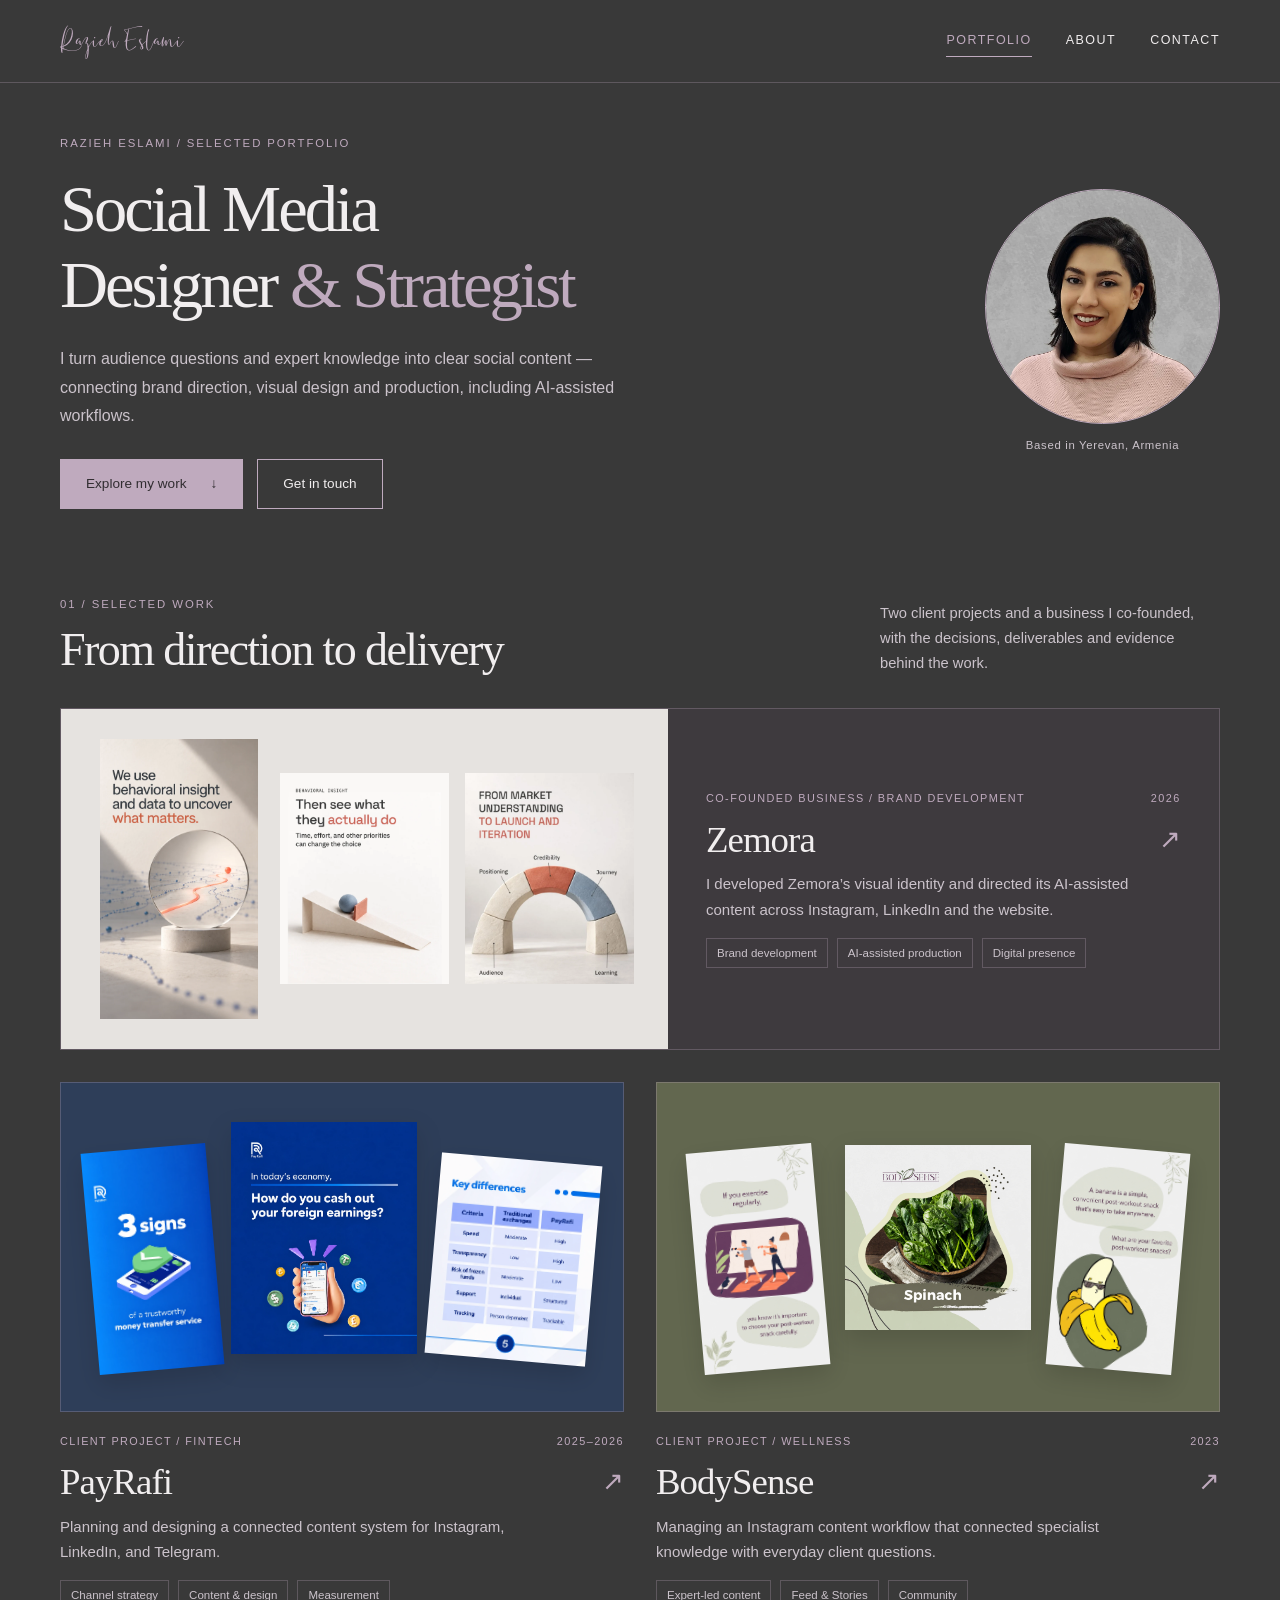
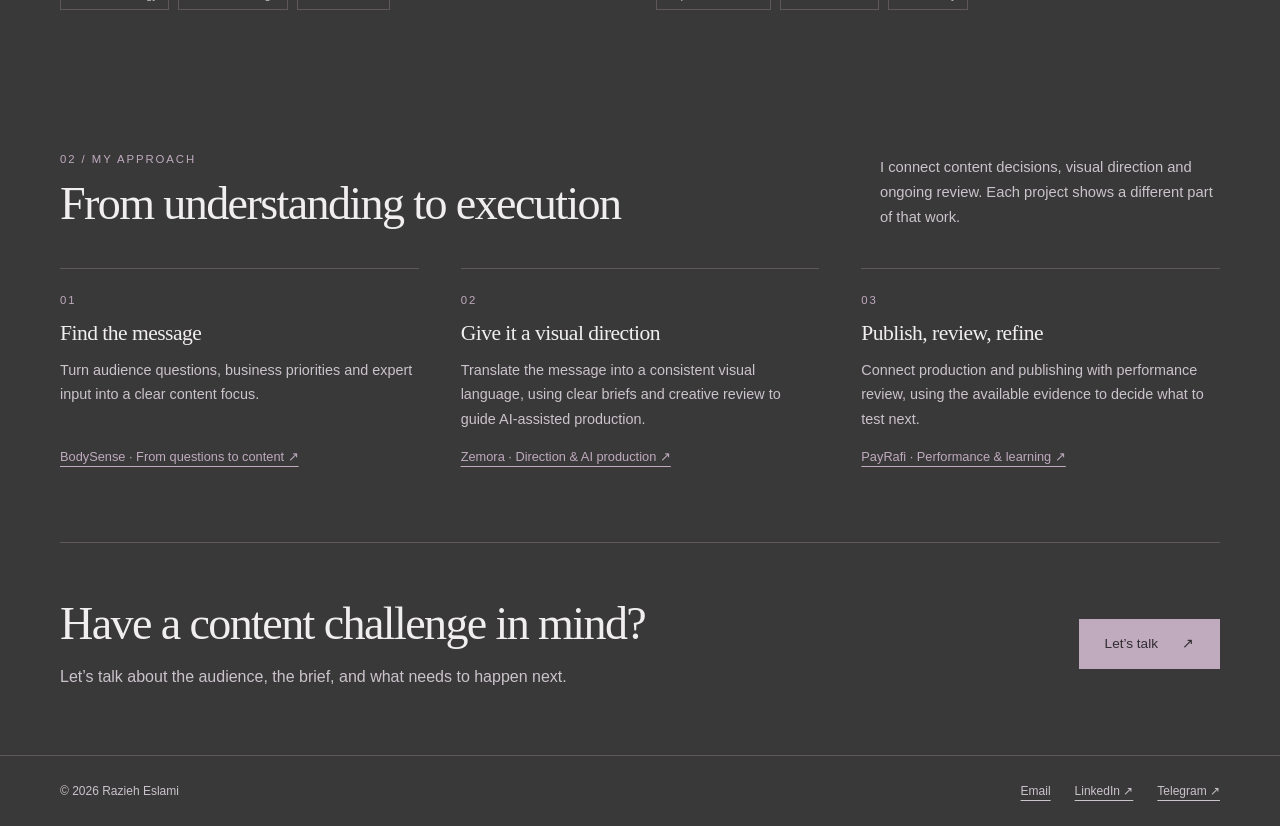
<file: index.html>
<!doctype html>
<html lang="en"><head><meta charset="utf-8"><meta name="viewport" content="width=device-width,initial-scale=1">
<title>Social Media Designer &amp; Strategist | Razieh Eslami</title><meta name="description" content="Razieh Eslami — social media strategy, content planning and visual design. Explore PayRafi, BodySense and Zemora: client content systems and AI-assisted brand development.">
<meta name="theme-color" content="#393939"><link rel="icon" href="assets/favicon.svg" type="image/svg+xml">
<link rel="stylesheet" href="styles.css?v=20261106"><link rel="stylesheet" href="zemora.css?v=20261106"><script src="site.js?v=20261106" defer></script></head><body>
<a class="skip-link" href="#main">Skip to content</a>
<header class="site-header"><div class="container header-inner"><a class="signature" href="index.html" aria-label="Razieh Eslami — home">Razieh Eslami</a>
<button type="button" class="nav-toggle" aria-controls="main-nav" aria-expanded="false">Menu</button>
<nav class="nav-links" id="main-nav" aria-label="Main navigation"><a href="index.html" aria-current="page">Portfolio</a><a href="about.html">About</a><a href="contact.html">Contact</a></nav></div></header>
<main id="main">
<section class="container hero" aria-labelledby="intro-title">
  <div><p class="eyebrow">Razieh Eslami / Selected portfolio</p>
  <h1 id="intro-title">Social Media<br>Designer <span style="color:var(--accent)">&amp; Strategist</span></h1>
  <p class="lede">I turn audience questions and expert knowledge into clear social content — connecting brand direction, visual design and production, including AI-assisted workflows.</p>
  <div class="button-row"><a class="button primary" href="#work">Explore my work <span aria-hidden="true">↓</span></a><a class="button" href="contact.html">Get in touch</a></div>
  </div>
  <figure class="hero-portrait"><img src="assets/portrait.webp" alt="Razieh Eslami" width="900" height="904" fetchpriority="high"><figcaption>Based in Yerevan, Armenia</figcaption></figure>
</section>
<section class="container section work-section" id="work" aria-labelledby="work-title">
 <div class="section-heading"><div><p class="eyebrow">01 / Selected work</p><h2 id="work-title">From direction to delivery</h2></div><p>Two client projects and a business I co-founded, with the decisions, deliverables and evidence behind the work.</p></div>
 <div class="work-grid"><a class="work-card work-card-zemora" href="zemora.html"><div class="work-art zemora-art"><img src="assets/zemora-insight.webp" alt="Zemora conceptual artwork: making insight visible" loading="lazy"><img src="assets/zemora-ig07-3.webp" alt="Zemora intention and behavior carousel" loading="lazy"><img src="assets/zemora-li06-7.webp" alt="Zemora connected launch visual" loading="lazy"></div><div><div class="work-topline"><span>Co-founded business / Brand development</span><span>2026</span></div><div class="work-title"><h3>Zemora</h3><span class="work-arrow" aria-hidden="true">↗</span></div><p>I developed Zemora’s visual identity and directed its AI-assisted content across Instagram, LinkedIn and the website.</p><div class="tag-row"><span class="tag">Brand development</span><span class="tag">AI-assisted production</span><span class="tag">Digital presence</span></div></div></a>
 <a class="work-card" href="payrafi.html"><div class="work-art"><img src="assets/payrafi-trust.webp" alt="English portfolio adaptation of a PayRafi trust-building Reel cover" width="941" height="1672" loading="lazy"><img src="assets/payrafi-earnings.webp" alt="English portfolio adaptation of a PayRafi earnings carousel cover" width="1122" height="1402" loading="lazy"><img src="assets/payrafi-comparison.webp" alt="English portfolio adaptation of a transfer comparison slide" width="1122" height="1402" loading="lazy"></div>
 <div class="work-topline"><span>Client project / Fintech</span><span>2025–2026</span></div><div class="work-title"><h3>PayRafi</h3><span class="work-arrow" aria-hidden="true">↗</span></div><p>Planning and designing a connected content system for Instagram, LinkedIn, and Telegram.</p><div class="tag-row"><span class="tag">Channel strategy</span><span class="tag">Content &amp; design</span><span class="tag">Measurement</span></div></a>
 <a class="work-card" href="bodysense.html"><div class="work-art body"><img src="assets/bodysense-workout-snack.webp" alt="BodySense English post-workout nutrition Story" width="941" height="1672" loading="lazy"><img src="assets/bodysense-spinach.webp" alt="BodySense specialist-informed educational post" width="1254" height="1254" loading="lazy"><img src="assets/bodysense-banana.webp" alt="BodySense English Story inviting snack suggestions" width="941" height="1672" loading="lazy"></div>
 <div class="work-topline"><span>Client project / Wellness</span><span>2023</span></div><div class="work-title"><h3>BodySense</h3><span class="work-arrow" aria-hidden="true">↗</span></div><p>Managing an Instagram content workflow that connected specialist knowledge with everyday client questions.</p><div class="tag-row"><span class="tag">Expert-led content</span><span class="tag">Feed &amp; Stories</span><span class="tag">Community</span></div></a>
 </div>
</section>
<section class="container section" aria-labelledby="approach-title"><div class="section-heading"><div><p class="eyebrow">02 / My approach</p><h2 id="approach-title">From understanding to execution</h2></div><p>I connect content decisions, visual direction and ongoing review. Each project shows a different part of that work.</p></div>
<div class="process-grid"><article class="process-item"><span class="section-no">01</span><h3>Find the message</h3><p>Turn audience questions, business priorities and expert input into a clear content focus.</p><a class="project-proof-link" href="bodysense.html#decisions">BodySense · From questions to content ↗</a></article><article class="process-item"><span class="section-no">02</span><h3>Give it a visual direction</h3><p>Translate the message into a consistent visual language, using clear briefs and creative review to guide AI-assisted production.</p><a class="project-proof-link" href="zemora.html#zf-process">Zemora · Direction &amp; AI production ↗</a></article><article class="process-item"><span class="section-no">03</span><h3>Publish, review, refine</h3><p>Connect production and publishing with performance review, using the available evidence to decide what to test next.</p><a class="project-proof-link" href="payrafi.html#evidence">PayRafi · Performance &amp; learning ↗</a></article></div></section>
<section class="container contact-band"><div><h2>Have a content challenge in mind?</h2><p>Let’s talk about the audience, the brief, and what needs to happen next.</p></div><a class="button primary" href="contact.html">Let’s talk <span aria-hidden="true">↗</span></a></section>
</main><footer class="site-footer"><div class="container footer-inner"><p>© 2026 Razieh Eslami</p><div class="footer-links"><a href="mailto:razieeslami@gmail.com">Email</a><a href="https://www.linkedin.com/in/raazes" target="_blank" rel="noopener noreferrer">LinkedIn ↗</a><a href="https://t.me/raaz_es" target="_blank" rel="noopener noreferrer">Telegram ↗</a></div></div></footer>
<dialog class="lightbox" id="image-viewer" aria-labelledby="viewer-title"><div class="lightbox-head"><p id="viewer-title">A closer look</p><button type="button" class="dialog-close">Close</button></div><img class="lightbox-image" alt=""><div class="lightbox-bottom"><div><p class="lightbox-caption"></p><p class="lightbox-count" aria-live="polite"></p></div><div class="lightbox-controls"><a data-original target="_blank" rel="noopener noreferrer">Open original ↗</a><button type="button" data-previous>Previous</button><button type="button" data-next>Next</button></div></div></dialog></body></html>
</file>
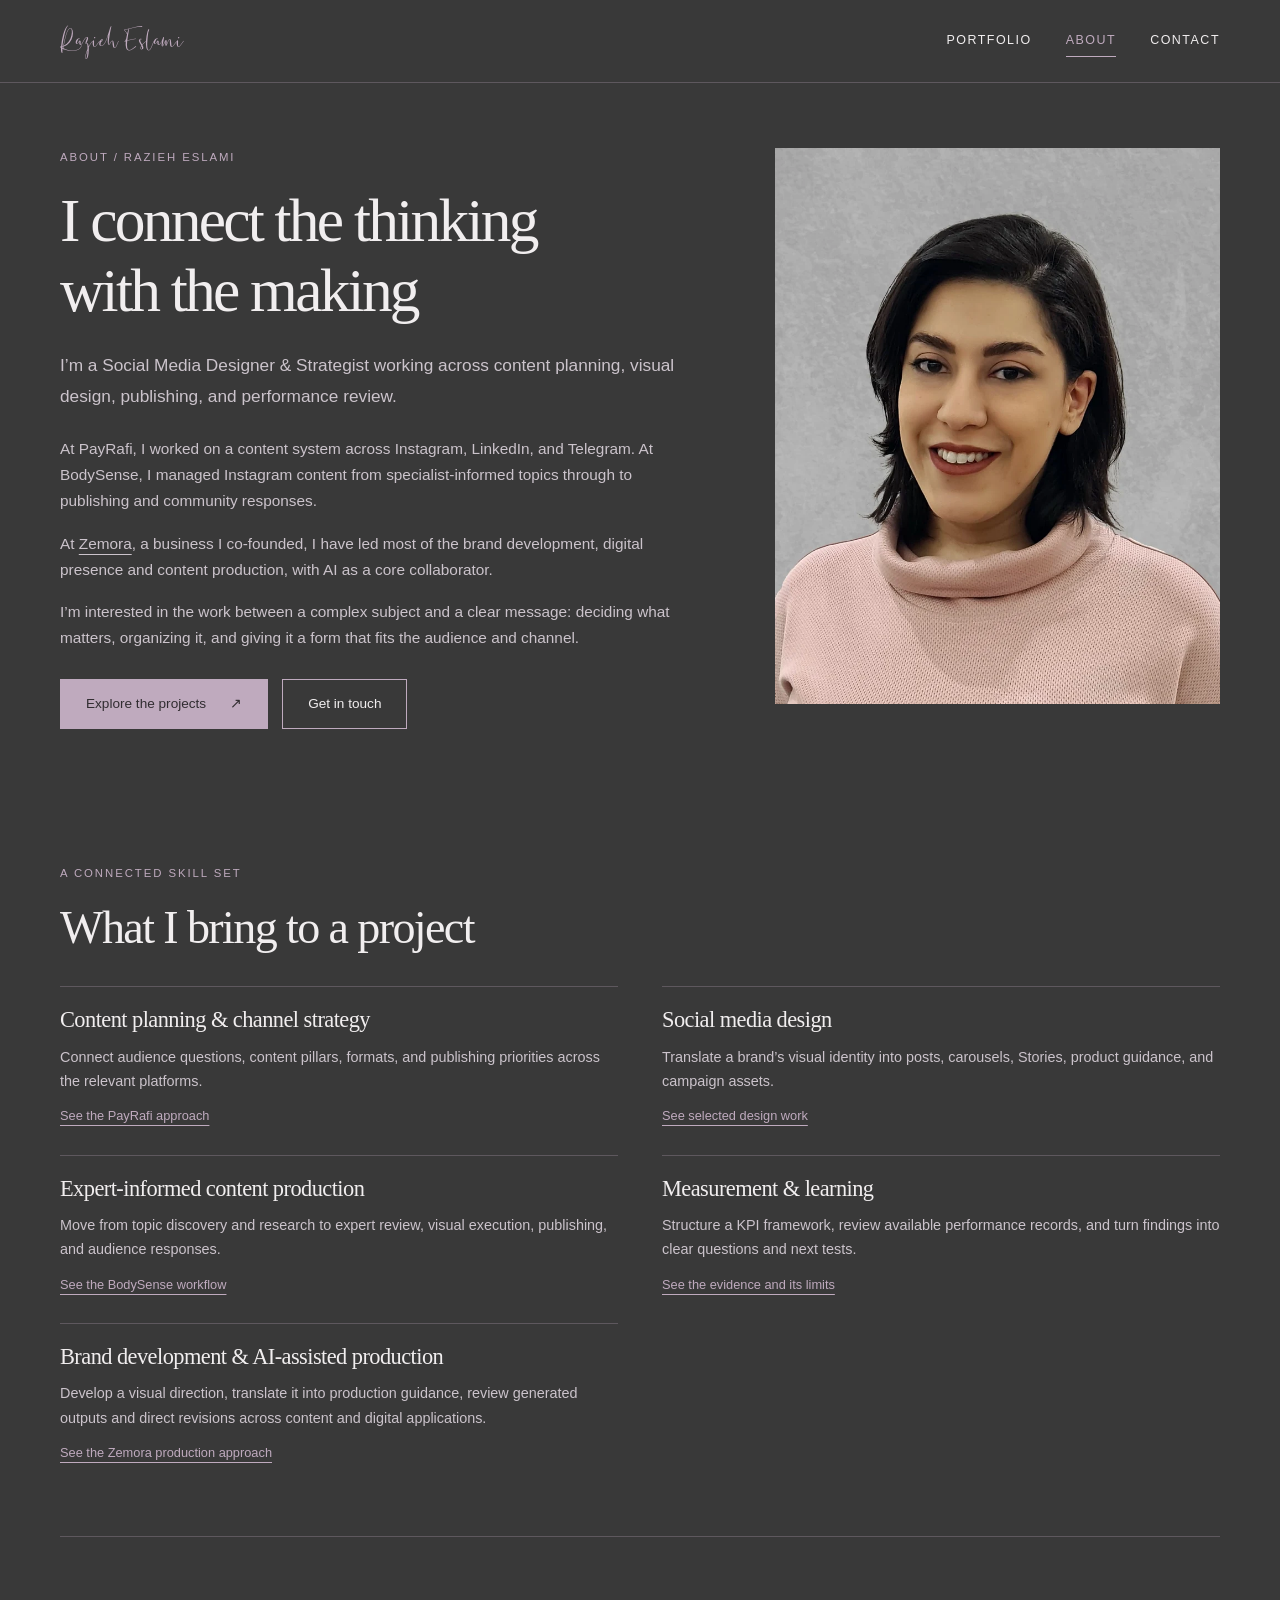
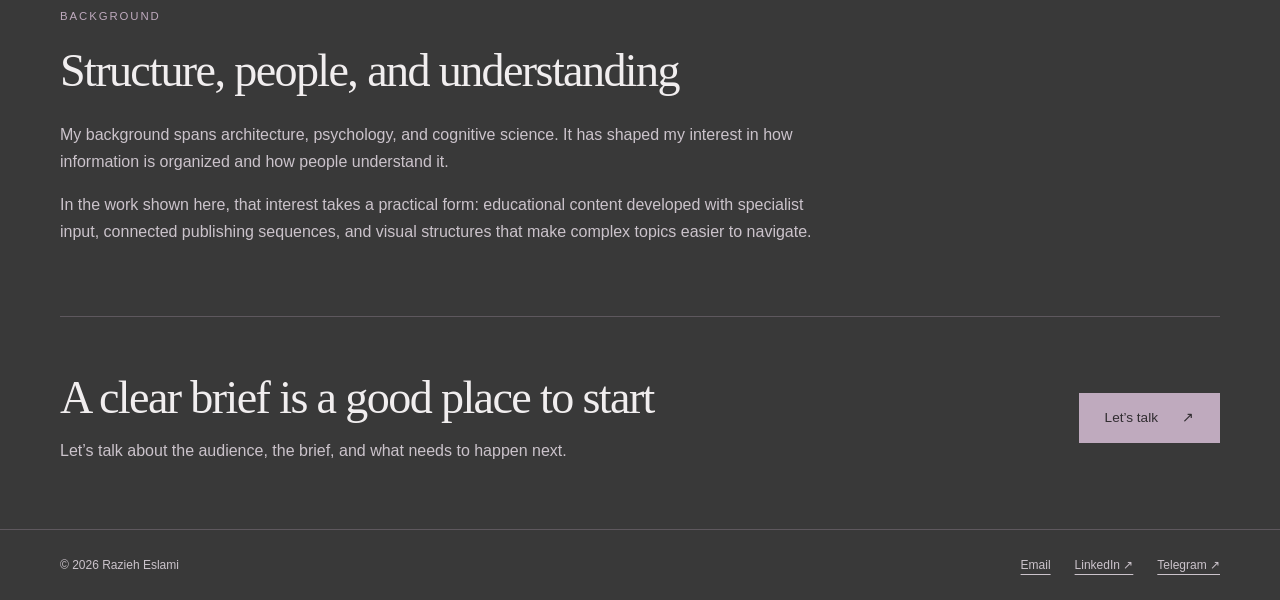
<file: about.html>
<!doctype html>
<html lang="en"><head><meta charset="utf-8"><meta name="viewport" content="width=device-width,initial-scale=1">
<title>About | Razieh Eslami</title><meta name="description" content="Meet Razieh Eslami, a Social Media Designer &amp; Strategist working across content systems, visual design and AI-assisted brand development.">
<meta name="theme-color" content="#393939"><link rel="icon" href="assets/favicon.svg" type="image/svg+xml">
<link rel="stylesheet" href="styles.css?v=20261106"><script src="site.js?v=20261106" defer></script></head><body>
<a class="skip-link" href="#main">Skip to content</a>
<header class="site-header"><div class="container header-inner"><a class="signature" href="index.html" aria-label="Razieh Eslami — home">Razieh Eslami</a>
<button type="button" class="nav-toggle" aria-controls="main-nav" aria-expanded="false">Menu</button>
<nav class="nav-links" id="main-nav" aria-label="Main navigation"><a href="index.html">Portfolio</a><a href="about.html" aria-current="page">About</a><a href="contact.html">Contact</a></nav></div></header>
<main id="main">
<section class="container about-hero"><div><p class="eyebrow">About / Razieh Eslami</p><h1>I connect the thinking<br>with the making</h1><p class="lede">I’m a Social Media Designer &amp; Strategist working across content planning, visual design, publishing, and performance review.</p><div class="body-copy"><p>At PayRafi, I worked on a content system across Instagram, LinkedIn, and Telegram. At BodySense, I managed Instagram content from specialist-informed topics through to publishing and community responses.</p><p>At <a href="zemora.html">Zemora</a>, a business I co-founded, I have led most of the brand development, digital presence and content production, with AI as a core collaborator.</p><p>I’m interested in the work between a complex subject and a clear message: deciding what matters, organizing it, and giving it a form that fits the audience and channel.</p></div><div class="button-row"><a class="button primary" href="index.html#work">Explore the projects <span aria-hidden="true">↗</span></a><a class="button" href="contact.html">Get in touch</a></div></div><figure class="about-photo"><img src="assets/about.webp" alt="Razieh Eslami" width="1000" height="1005" fetchpriority="high"></figure></section>
<section class="container section"><p class="eyebrow">A connected skill set</p><h2>What I bring to a project</h2><div class="capability-list"><article><h3>Content planning &amp; channel strategy</h3><p>Connect audience questions, content pillars, formats, and publishing priorities across the relevant platforms.</p><a href="payrafi.html#decisions">See the PayRafi approach</a></article><article><h3>Social media design</h3><p>Translate a brand’s visual identity into posts, carousels, Stories, product guidance, and campaign assets.</p><a href="payrafi.html#selected-work">See selected design work</a></article><article><h3>Expert-informed content production</h3><p>Move from topic discovery and research to expert review, visual execution, publishing, and audience responses.</p><a href="bodysense.html#decisions">See the BodySense workflow</a></article><article><h3>Measurement &amp; learning</h3><p>Structure a KPI framework, review available performance records, and turn findings into clear questions and next tests.</p><a href="payrafi.html#evidence">See the evidence and its limits</a></article><article><h3>Brand development &amp; AI-assisted production</h3><p>Develop a visual direction, translate it into production guidance, review generated outputs and direct revisions across content and digital applications.</p><a href="zemora.html#zf-process">See the Zemora production approach</a></article></div></section>
<section class="container section" style="border-top:1px solid var(--line)"><p class="eyebrow">Background</p><h2>Structure, people, and understanding</h2><div class="background-copy"><p>My background spans architecture, psychology, and cognitive science. It has shaped my interest in how information is organized and how people understand it.</p><p>In the work shown here, that interest takes a practical form: educational content developed with specialist input, connected publishing sequences, and visual structures that make complex topics easier to navigate.</p></div></section>
<section class="container contact-band"><div><h2>A clear brief is a good place to start</h2><p>Let’s talk about the audience, the brief, and what needs to happen next.</p></div><a class="button primary" href="contact.html">Let’s talk <span aria-hidden="true">↗</span></a></section>
</main><footer class="site-footer"><div class="container footer-inner"><p>© 2026 Razieh Eslami</p><div class="footer-links"><a href="mailto:razieeslami@gmail.com">Email</a><a href="https://www.linkedin.com/in/raazes" target="_blank" rel="noopener noreferrer">LinkedIn ↗</a><a href="https://t.me/raaz_es" target="_blank" rel="noopener noreferrer">Telegram ↗</a></div></div></footer>
<dialog class="lightbox" id="image-viewer" aria-labelledby="viewer-title"><div class="lightbox-head"><p id="viewer-title">A closer look</p><button type="button" class="dialog-close">Close</button></div><img class="lightbox-image" alt=""><div class="lightbox-bottom"><div><p class="lightbox-caption"></p><p class="lightbox-count" aria-live="polite"></p></div><div class="lightbox-controls"><a data-original target="_blank" rel="noopener noreferrer">Open original ↗</a><button type="button" data-previous>Previous</button><button type="button" data-next>Next</button></div></div></dialog></body></html>
</file>
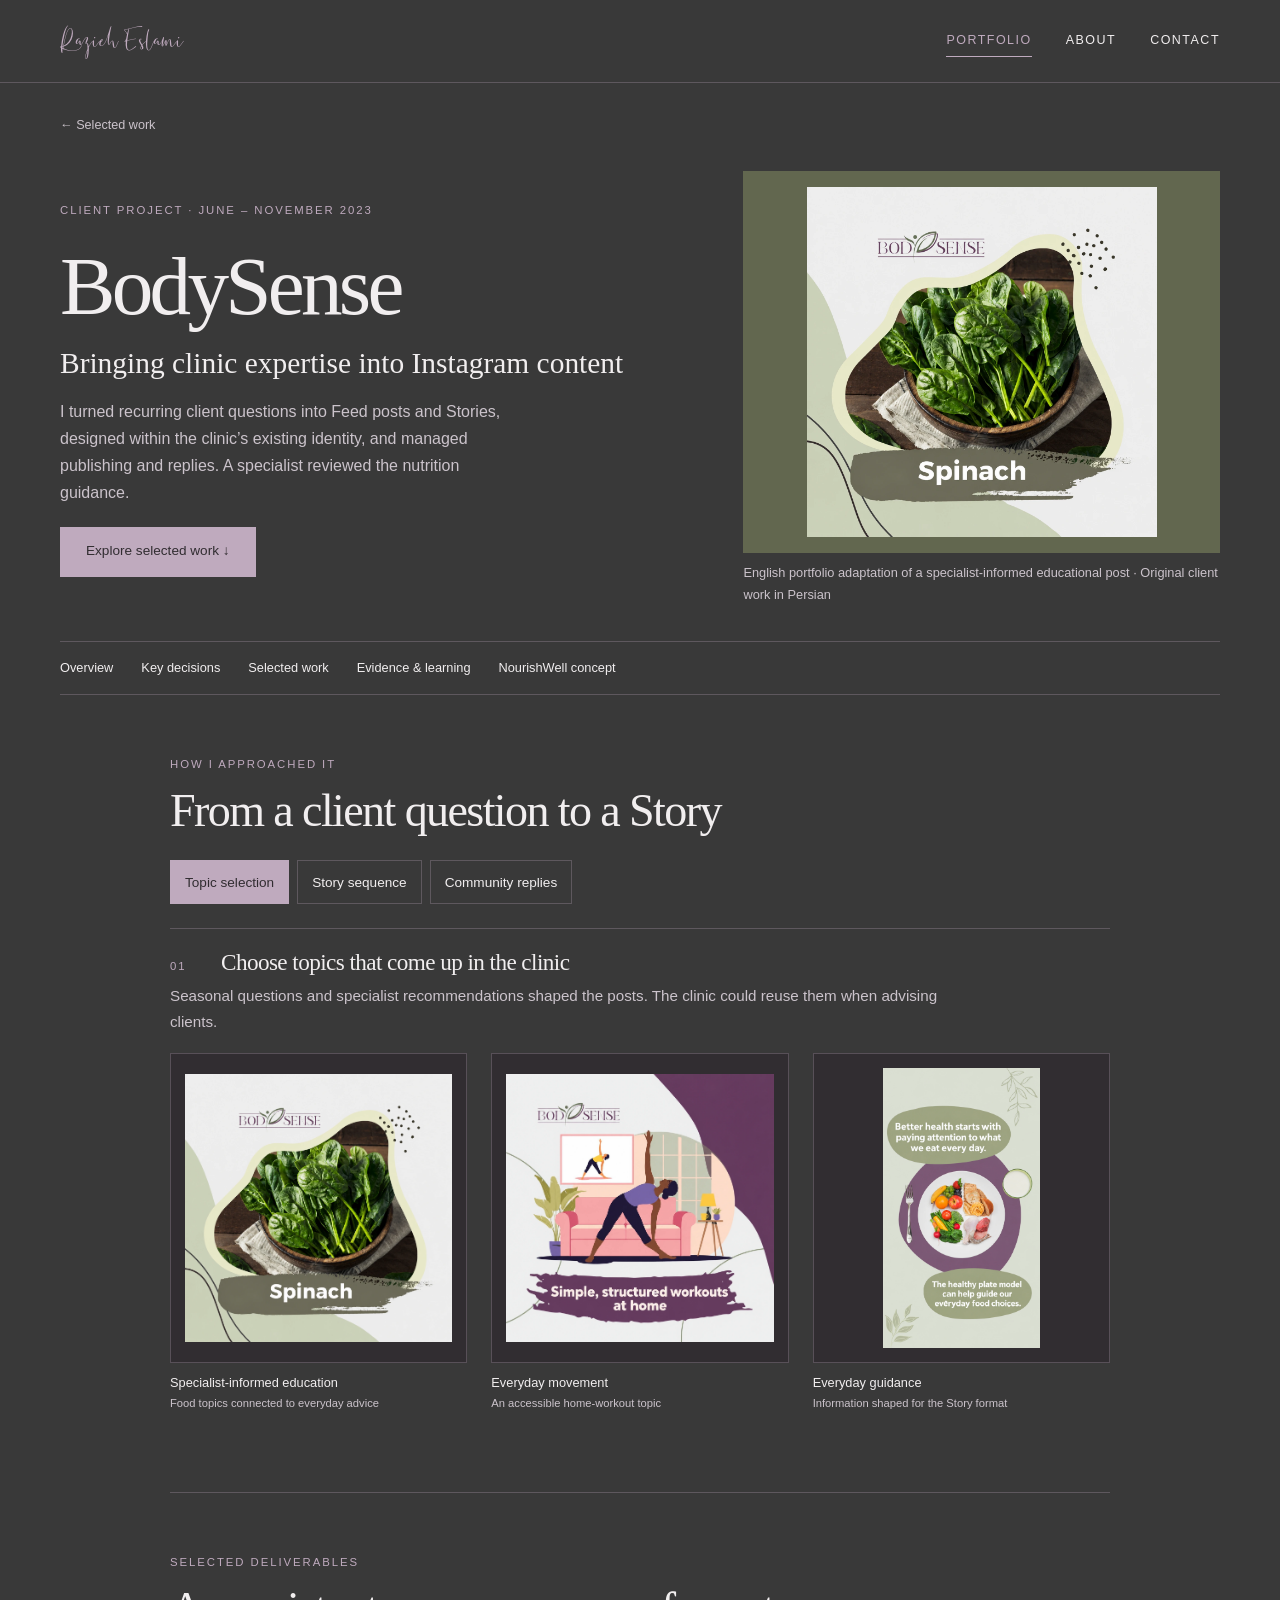
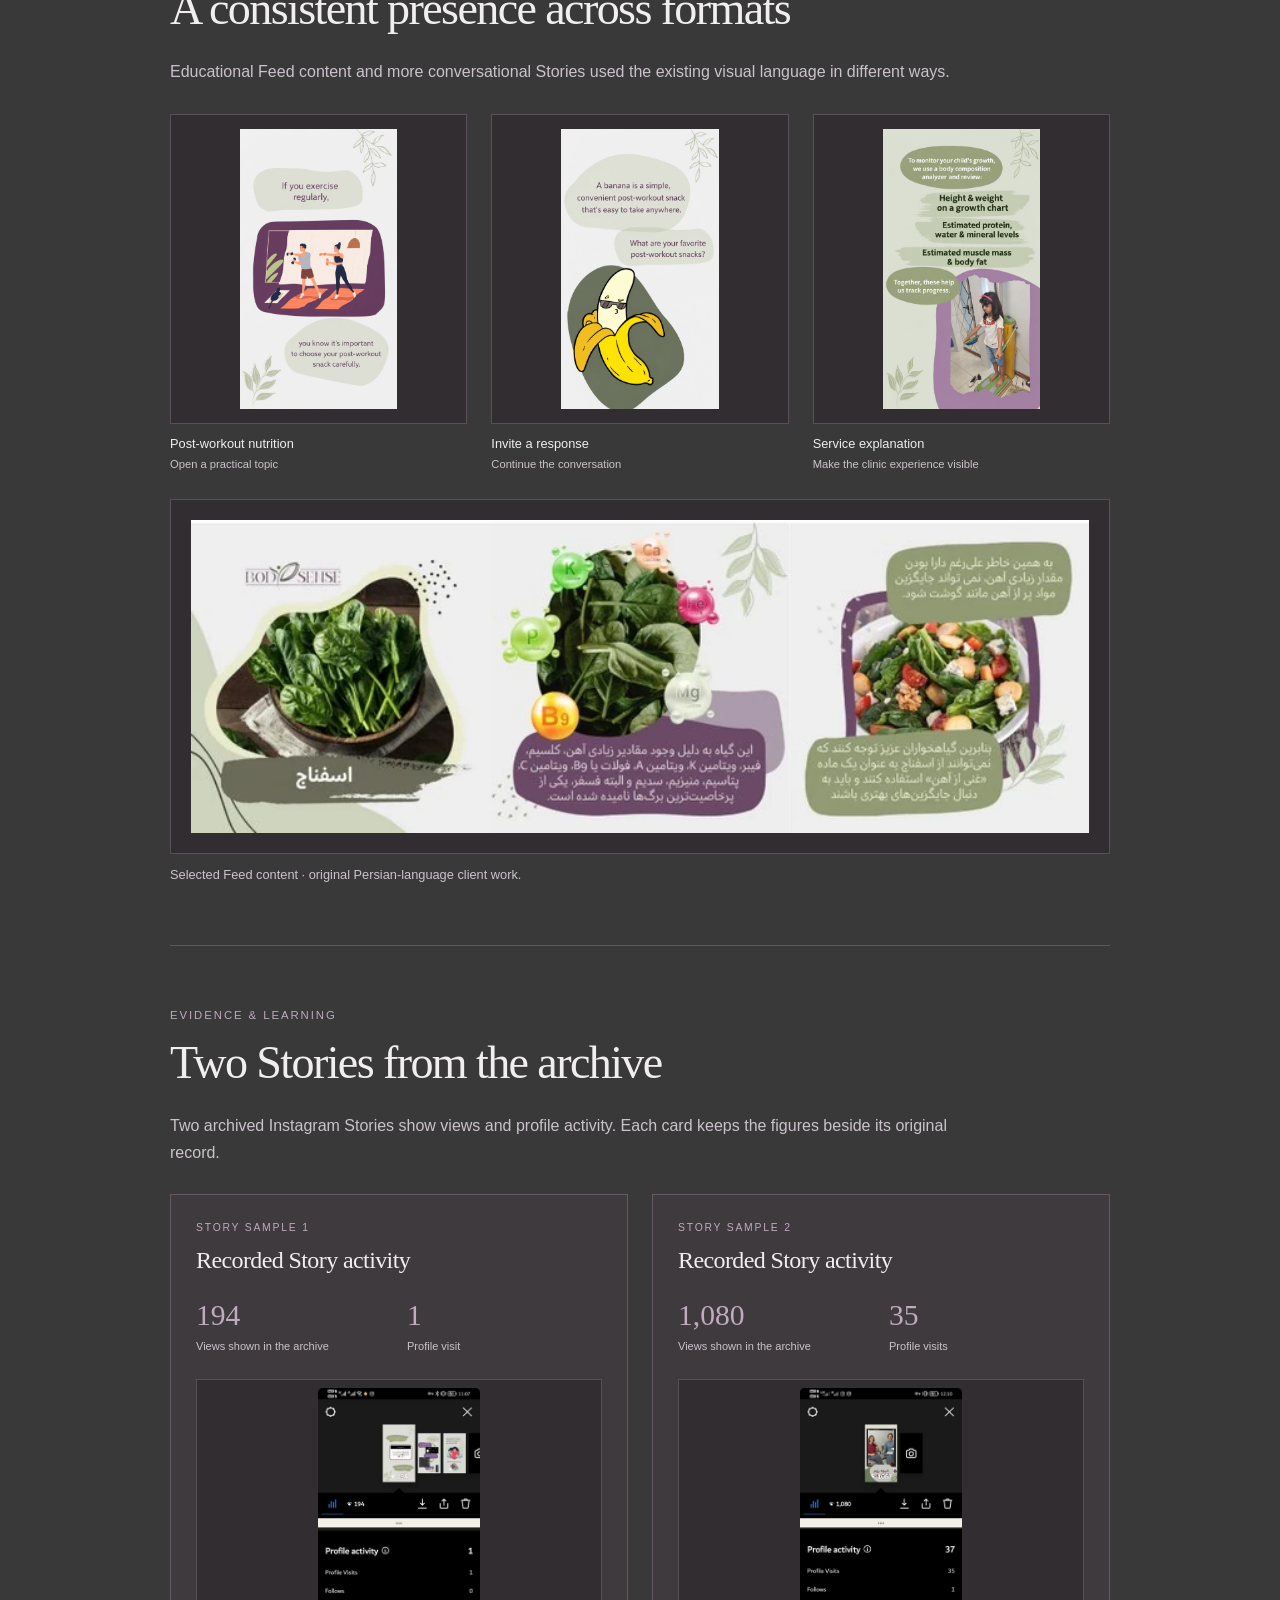
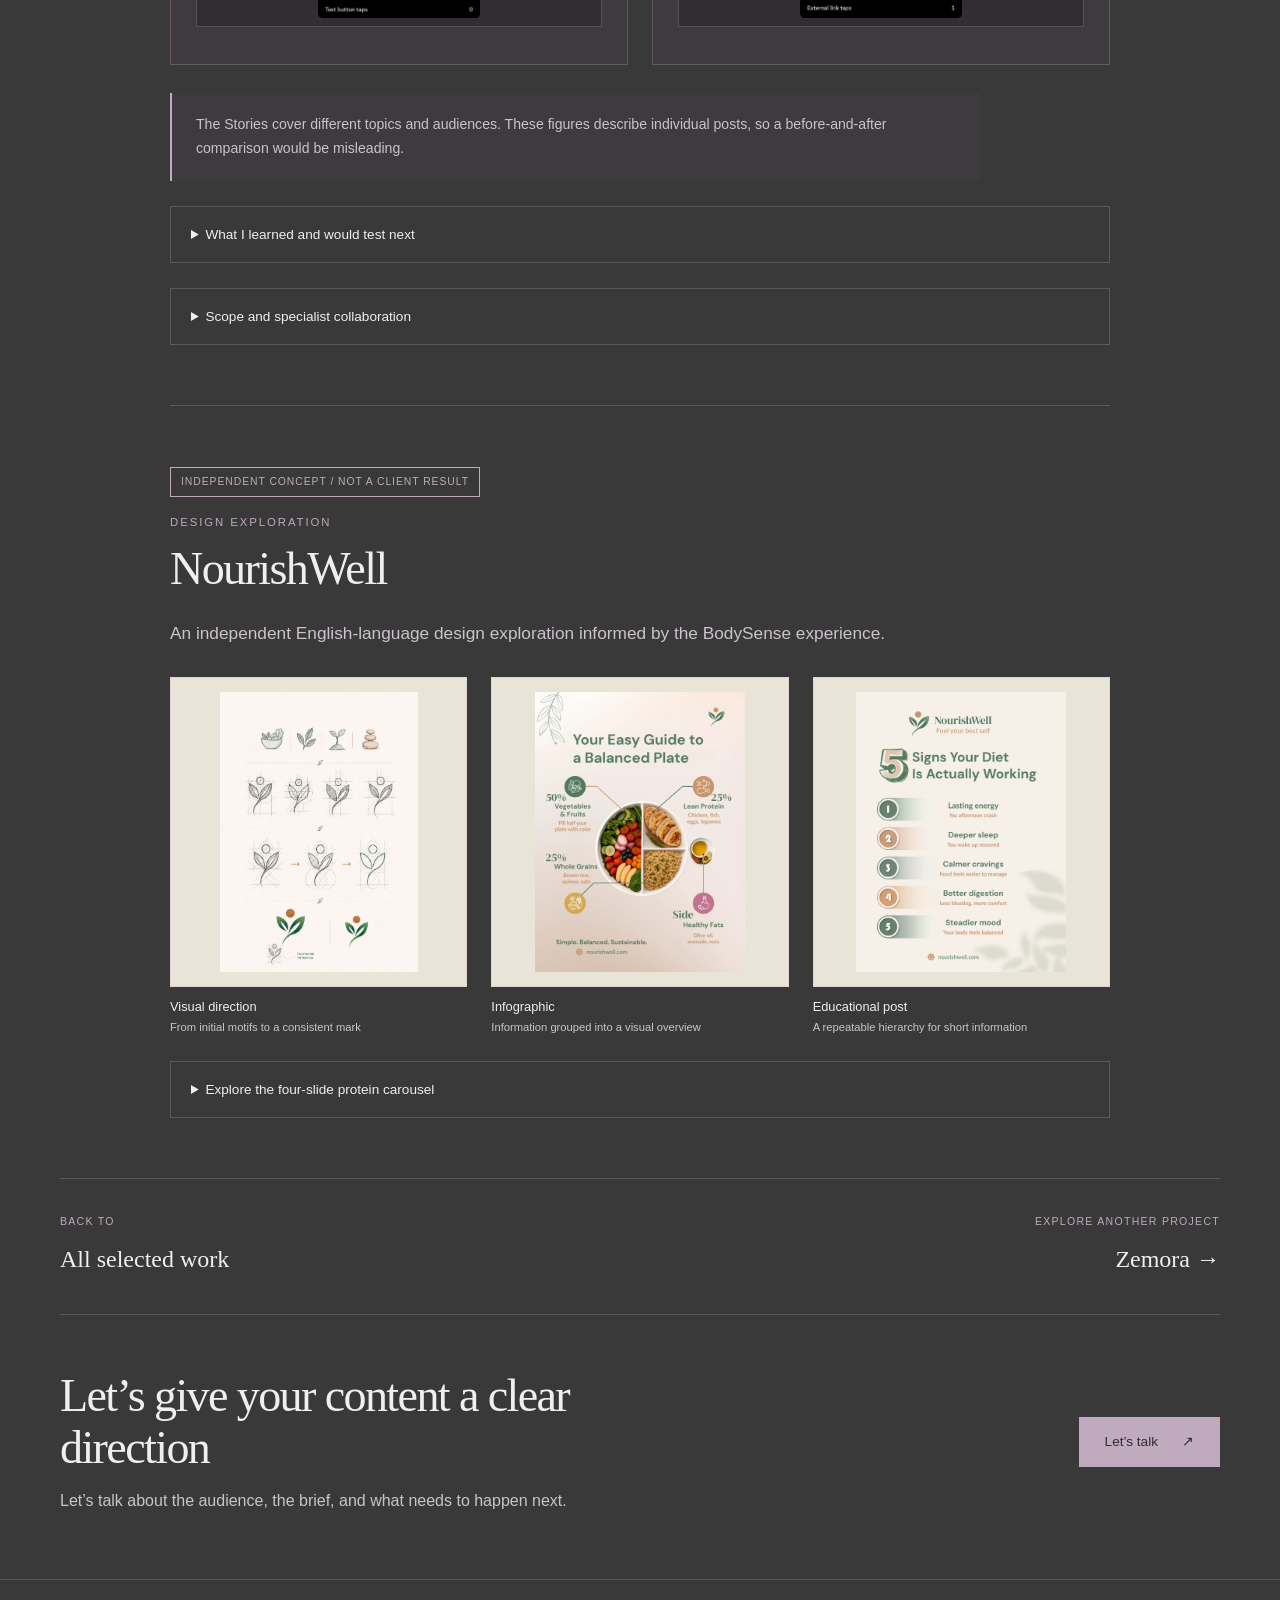
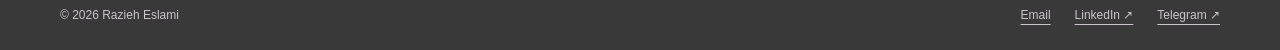
<file: bodysense.html>
<!doctype html>
<html lang="en"><head><meta charset="utf-8"><meta name="viewport" content="width=device-width,initial-scale=1">
<title>BodySense — Client Case Study | Razieh Eslami</title><meta name="description" content="Specialist-informed Instagram content, sequential Stories and community management for BodySense, with an independent NourishWell design concept.">
<meta name="theme-color" content="#393939"><link rel="icon" href="assets/favicon.svg" type="image/svg+xml">
<link rel="stylesheet" href="styles.css?v=20261106"><script src="site.js?v=20261106" defer></script><link rel="stylesheet" href="visual-case.css?v=2"><script src="visual-case.js?v=2" defer></script></head><body class="body-case visual-case">
<a class="skip-link" href="#main">Skip to content</a>
<header class="site-header"><div class="container header-inner"><a class="signature" href="index.html" aria-label="Razieh Eslami — home">Razieh Eslami</a>
<button type="button" class="nav-toggle" aria-controls="main-nav" aria-expanded="false">Menu</button>
<nav class="nav-links" id="main-nav" aria-label="Main navigation"><a href="index.html" aria-current="page">Portfolio</a><a href="about.html">About</a><a href="contact.html">Contact</a></nav></div></header>
<main id="main"><div class="container"><a class="breadcrumb" href="index.html#work">← Selected work</a><header class="visual-case-opening" id="overview"><div><p class="eyebrow">Client project · June – November 2023</p><h1>BodySense</h1><p class="case-line">Bringing clinic expertise into Instagram content</p><p class="role-summary">I turned recurring client questions into Feed posts and Stories, designed within the clinic’s existing identity, and managed publishing and replies. A specialist reviewed the nutrition guidance.</p><a class="button primary" href="#selected-work">Explore selected work ↓</a></div><figure class="case-cover"><a href="#selected-work" aria-label="Explore BodySense work"><img src="assets/bodysense-spinach.webp" alt="English portfolio adaptation of a specialist-informed educational post" fetchpriority="high"></a><figcaption>English portfolio adaptation of a specialist-informed educational post · Original client work in Persian</figcaption></figure></header><nav class="case-nav" aria-label="Case study sections"><a href="#overview">Overview</a><a href="#decisions">Key decisions</a><a href="#selected-work">Selected work</a><a href="#evidence">Evidence &amp; learning</a><a href="#nourishwell">NourishWell concept</a></nav><div class="case-content"><section class="case-section" id="decisions" data-decisions=""><p class="eyebrow">How I approached it</p><h2>From a client question to a Story</h2><div class="decision-choices" role="group" aria-label="Explore a content decision"><button type="button" data-panel="decision-1" aria-controls="decision-1" aria-pressed="true">Topic selection</button><button type="button" data-panel="decision-2" aria-controls="decision-2" aria-pressed="false">Story sequence</button><button type="button" data-panel="decision-3" aria-controls="decision-3" aria-pressed="false">Community replies</button></div><article class="decision" id="decision-1"><div class="decision-heading"><span class="section-no">01</span><h3>Choose topics that come up in the clinic</h3></div><p>Seasonal questions and specialist recommendations shaped the posts. The clinic could reuse them when advising clients.</p><div class="gallery-grid"><figure><button class="image-button" type="button" data-full="assets/bodysense-spinach.webp" data-group="body-education" data-caption="Specialist-informed education — Food topics connected to everyday advice" aria-label="Enlarge: BodySense spinach educational post"><img src="assets/bodysense-spinach.webp" alt="BodySense spinach educational post" width="1254" height="1254" loading="lazy"></button><figcaption>Specialist-informed education<span>Food topics connected to everyday advice</span></figcaption></figure><figure><button class="image-button" type="button" data-full="assets/bodysense-workout.webp" data-group="body-education" data-caption="Everyday movement — An accessible home-workout topic" aria-label="Enlarge: BodySense English home workout post"><img src="assets/bodysense-workout.webp" alt="BodySense English home workout post" width="1254" height="1254" loading="lazy"></button><figcaption>Everyday movement<span>An accessible home-workout topic</span></figcaption></figure><figure><button class="image-button" type="button" data-full="assets/bodysense-plate.webp" data-group="body-education" data-caption="Everyday guidance — Information shaped for the Story format" aria-label="Enlarge: BodySense English healthy plate Story"><img src="assets/bodysense-plate.webp" alt="BodySense English healthy plate Story" width="941" height="1672" loading="lazy"></button><figcaption>Everyday guidance<span>Information shaped for the Story format</span></figcaption></figure></div></article><article class="decision" id="decision-2"><div class="decision-heading"><span class="section-no">02</span><h3>Give each Story frame a job</h3></div><p>These four frames move from a familiar question to context, key points and a practical next step.</p><div class="story-sequence story-four"><figure><button class="image-button" type="button" data-full="assets/bodysense-thyroid-1.webp" data-group="body-story" data-caption="01 / Open the topic — Start with a familiar question" aria-label="Enlarge: English BodySense Story introducing a question about thyroid and weight"><img src="assets/bodysense-thyroid-1.webp" alt="English BodySense Story introducing a question about thyroid and weight" width="941" height="1672" loading="lazy"></button><figcaption>01 / Open the topic<span>Start with a familiar question</span></figcaption></figure><figure><button class="image-button" type="button" data-full="assets/bodysense-thyroid-2.webp" data-group="body-story" data-caption="02 / Explain — Introduce the background" aria-label="Enlarge: English BodySense Story explaining the role of the thyroid"><img src="assets/bodysense-thyroid-2.webp" alt="English BodySense Story explaining the role of the thyroid" width="941" height="1672" loading="lazy"></button><figcaption>02 / Explain<span>Introduce the background</span></figcaption></figure><figure><button class="image-button" type="button" data-full="assets/bodysense-thyroid-3.webp" data-group="body-story" data-caption="03 / Organize the information — Make the key points easy to scan" aria-label="Enlarge: English BodySense Story listing common signs"><img src="assets/bodysense-thyroid-3.webp" alt="English BodySense Story listing common signs" width="941" height="1672" loading="lazy"></button><figcaption>03 / Organize the information<span>Make the key points easy to scan</span></figcaption></figure><figure><button class="image-button" type="button" data-full="assets/bodysense-thyroid-4.webp" data-group="body-story" data-caption="04 / Offer a next step — Close with guidance" aria-label="Enlarge: English BodySense Story suggesting a conversation with a doctor"><img src="assets/bodysense-thyroid-4.webp" alt="English BodySense Story suggesting a conversation with a doctor" width="941" height="1672" loading="lazy"></button><figcaption>04 / Offer a next step<span>Close with guidance</span></figcaption></figure></div></article><article class="decision" id="decision-3"><div class="decision-heading"><span class="section-no">03</span><h3>Route each question to the right person</h3></div><p>I answered routine service inquiries and referred questions about nutrition or devices to the specialist.</p><div class="response-path"><div><strong>Service question</strong><span>Appointments, packages and location → clinic information</span></div><div><strong>Specialist question</strong><span>Nutrition or device advice → specialist review</span></div></div></article></section>
<section class="case-section" id="selected-work"><p class="eyebrow">Selected deliverables</p><h2>A consistent presence across formats</h2><p>Educational Feed content and more conversational Stories used the existing visual language in different ways.</p><div class="gallery-grid"><figure><button class="image-button" type="button" data-full="assets/bodysense-workout-snack.webp" data-group="body-more" data-caption="Post-workout nutrition — Open a practical topic" aria-label="Enlarge: English Story connecting exercise and snack choices"><img src="assets/bodysense-workout-snack.webp" alt="English Story connecting exercise and snack choices" width="941" height="1672" loading="lazy"></button><figcaption>Post-workout nutrition<span>Open a practical topic</span></figcaption></figure><figure><button class="image-button" type="button" data-full="assets/bodysense-banana.webp" data-group="body-more" data-caption="Invite a response — Continue the conversation" aria-label="Enlarge: English Story inviting post-workout snack ideas"><img src="assets/bodysense-banana.webp" alt="English Story inviting post-workout snack ideas" width="941" height="1672" loading="lazy"></button><figcaption>Invite a response<span>Continue the conversation</span></figcaption></figure><figure><button class="image-button" type="button" data-full="assets/bodysense-growth.webp" data-group="body-more" data-caption="Service explanation — Make the clinic experience visible" aria-label="Enlarge: English BodySense Story explaining a child growth service"><img src="assets/bodysense-growth.webp" alt="English BodySense Story explaining a child growth service" width="941" height="1672" loading="lazy"></button><figcaption>Service explanation<span>Make the clinic experience visible</span></figcaption></figure></div><figure class="wide-figure"><button class="image-button" type="button" data-full="assets/bodysense-feed.webp" data-group="body-feed" data-caption="Selected original BodySense Feed content" aria-label="Enlarge: Selected original BodySense Feed content"><img src="assets/bodysense-feed.webp" alt="Selected original BodySense Feed content" width="717" height="250" loading="lazy"></button><figcaption>Selected Feed content · original Persian-language client work.</figcaption></figure></section><section class="case-section" id="evidence"><p class="eyebrow">Evidence &amp; learning</p><h2>Two Stories from the archive</h2><p>Two archived Instagram Stories show views and profile activity. Each card keeps the figures beside its original record.</p><div class="evidence-grid"><article class="evidence-card single-image"><p class="eyebrow">Story sample 1</p><h3>Recorded Story activity</h3><div class="metric-grid"><div class="metric"><strong>194</strong><span>Views shown in the archive</span></div><div class="metric"><strong>1</strong><span>Profile visit</span></div></div><div class="evidence-images"><button class="image-button" type="button" data-full="assets/bodysense-insight-a.png" data-group="body-evidence-a" data-caption="BodySense archived Story showing 194 views and one profile visit" aria-label="Enlarge: BodySense archived Story showing 194 views and one profile visit"><img src="assets/bodysense-insight-a.png" alt="BodySense archived Story showing 194 views and one profile visit" width="346" height="492" loading="lazy"></button></div></article><article class="evidence-card single-image"><p class="eyebrow">Story sample 2</p><h3>Recorded Story activity</h3><div class="metric-grid"><div class="metric"><strong>1,080</strong><span>Views shown in the archive</span></div><div class="metric"><strong>35</strong><span>Profile visits</span></div></div><div class="evidence-images"><button class="image-button" type="button" data-full="assets/bodysense-insight-b.png" data-group="body-evidence-b" data-caption="BodySense archived Story showing 1,080 views and 35 profile visits" aria-label="Enlarge: BodySense archived Story showing 1,080 views and 35 profile visits"><img src="assets/bodysense-insight-b.png" alt="BodySense archived Story showing 1,080 views and 35 profile visits" width="347" height="492" loading="lazy"></button></div></article></div><p class="note">The Stories cover different topics and audiences. These figures describe individual posts, so a before-and-after comparison would be misleading.</p><details class="details"><summary>What I learned and would test next</summary><div class="evidence-notes"><div><h3>Observations from the work</h3><p>I recalled stronger saves and shares around educational content, and more direct questions from conversational Stories. These patterns were not validated by the recovered Insights.</p></div><div><h3>A reasonable next test</h3><p>Compare conversational Story formats and service reminders across a broader sample, while keeping topic, timing, and distribution context in view.</p></div></div></details><details class="details"><summary>Scope and specialist collaboration</summary><ul class="clean-list"><li><strong>Owned:</strong> content planning, topic selection, Feed and Story content structure, research and drafting, visual execution, scheduling, publishing, and community management.</li><li><strong>Specialist input and approval:</strong> nutrition recommendations, content accuracy, and questions requiring clinical expertise.</li><li><strong>Existing inputs:</strong> overall brand identity and Feed cover system.</li></ul></details></section>
<section class="case-section nourish-section" id="nourishwell"><span class="concept-label">Independent concept / Not a client result</span><p class="eyebrow">Design exploration</p><h2>NourishWell</h2><p class="lede">An independent English-language design exploration informed by the BodySense experience.</p><div class="gallery-grid"><figure><button class="image-button" type="button" data-full="assets/nourishwell-logo-process.webp" data-group="nourish-main" data-caption="Visual direction — From initial motifs to a consistent mark" aria-label="Enlarge: NourishWell logo development exploration"><img src="assets/nourishwell-logo-process.webp" alt="NourishWell logo development exploration" width="1055" height="1491" loading="lazy"></button><figcaption>Visual direction<span>From initial motifs to a consistent mark</span></figcaption></figure><figure><button class="image-button" type="button" data-full="assets/nourishwell-plate.webp" data-group="nourish-main" data-caption="Infographic — Information grouped into a visual overview" aria-label="Enlarge: NourishWell balanced plate infographic"><img src="assets/nourishwell-plate.webp" alt="NourishWell balanced plate infographic" width="1080" height="1440" loading="lazy"></button><figcaption>Infographic<span>Information grouped into a visual overview</span></figcaption></figure><figure><button class="image-button" type="button" data-full="assets/nourishwell-signs.webp" data-group="nourish-main" data-caption="Educational post — A repeatable hierarchy for short information" aria-label="Enlarge: NourishWell wellness educational post"><img src="assets/nourishwell-signs.webp" alt="NourishWell wellness educational post" width="1080" height="1440" loading="lazy"></button><figcaption>Educational post<span>A repeatable hierarchy for short information</span></figcaption></figure></div><details class="details"><summary>Explore the four-slide protein carousel</summary><div class="gallery-grid"><figure><button class="image-button" type="button" data-full="assets/nourishwell-carousel-1.webp" data-group="nourish-carousel" data-caption="Carousel opening — A shared visual language" aria-label="Enlarge: NourishWell protein carousel cover"><img src="assets/nourishwell-carousel-1.webp" alt="NourishWell protein carousel cover" width="1080" height="1350" loading="lazy"></button><figcaption>Carousel opening<span>A shared visual language</span></figcaption></figure><figure><button class="image-button" type="button" data-full="assets/nourishwell-carousel-2.webp" data-group="nourish-carousel" data-caption="Slide 2 — Plant-based options" aria-label="Enlarge: NourishWell plant-powered protein carousel slide"><img src="assets/nourishwell-carousel-2.webp" alt="NourishWell plant-powered protein carousel slide" width="1080" height="1350" loading="lazy"></button><figcaption>Slide 2<span>Plant-based options</span></figcaption></figure><figure><button class="image-button" type="button" data-full="assets/nourishwell-carousel-3.webp" data-group="nourish-carousel" data-caption="Slide 3 — A consistent information structure" aria-label="Enlarge: NourishWell high-protein low-carb carousel slide"><img src="assets/nourishwell-carousel-3.webp" alt="NourishWell high-protein low-carb carousel slide" width="1080" height="1350" loading="lazy"></button><figcaption>Slide 3<span>A consistent information structure</span></figcaption></figure><figure><button class="image-button" type="button" data-full="assets/nourishwell-carousel-4.webp" data-group="nourish-carousel" data-caption="Slide 4 — The same format across content variants" aria-label="Enlarge: NourishWell Mediterranean-style carousel slide"><img src="assets/nourishwell-carousel-4.webp" alt="NourishWell Mediterranean-style carousel slide" width="1080" height="1350" loading="lazy"></button><figcaption>Slide 4<span>The same format across content variants</span></figcaption></figure></div></details></section></div><div class="project-next"><a href="index.html#work"><small>Back to</small><span>All selected work</span></a><a class="next" href="zemora.html"><small>Explore another project</small><span>Zemora →</span></a></div></div><section class="container contact-band"><div><h2>Let’s give your content a clear direction</h2><p>Let’s talk about the audience, the brief, and what needs to happen next.</p></div><a class="button primary" href="contact.html">Let’s talk <span aria-hidden="true">↗</span></a></section></main><footer class="site-footer"><div class="container footer-inner"><p>© 2026 Razieh Eslami</p><div class="footer-links"><a href="mailto:razieeslami@gmail.com">Email</a><a href="https://www.linkedin.com/in/raazes" target="_blank" rel="noopener noreferrer">LinkedIn ↗</a><a href="https://t.me/raaz_es" target="_blank" rel="noopener noreferrer">Telegram ↗</a></div></div></footer>
<dialog class="lightbox" id="image-viewer" aria-labelledby="viewer-title"><div class="lightbox-head"><p id="viewer-title">A closer look</p><button type="button" class="dialog-close">Close</button></div><img class="lightbox-image" alt=""><div class="lightbox-bottom"><div><p class="lightbox-caption"></p><p class="lightbox-count" aria-live="polite"></p></div><div class="lightbox-controls"><a data-original target="_blank" rel="noopener noreferrer">Open original ↗</a><button type="button" data-previous>Previous</button><button type="button" data-next>Next</button></div></div></dialog></body></html>
</file>
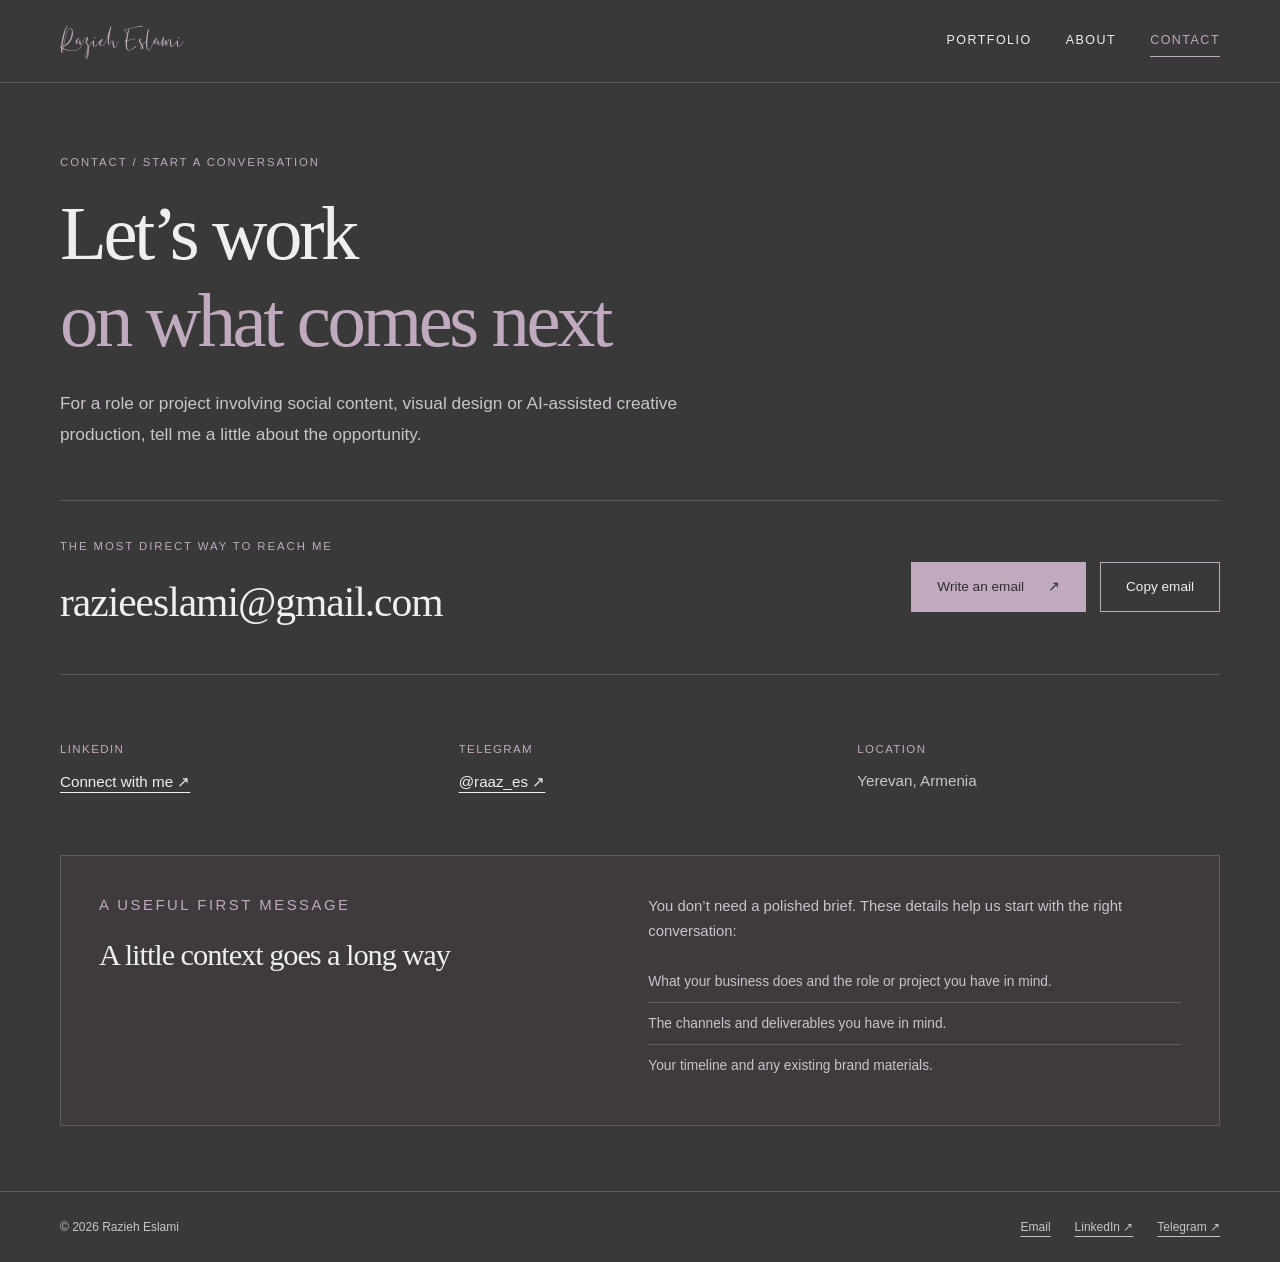
<file: contact.html>
<!doctype html>
<html lang="en"><head><meta charset="utf-8"><meta name="viewport" content="width=device-width,initial-scale=1">
<title>Contact | Razieh Eslami</title><meta name="description" content="Contact Razieh Eslami about social media strategy, content planning and visual design projects.">
<meta name="theme-color" content="#393939"><link rel="icon" href="assets/favicon.svg" type="image/svg+xml">
<link rel="stylesheet" href="styles.css?v=20261106"><script src="site.js?v=20261106" defer></script></head><body>
<a class="skip-link" href="#main">Skip to content</a>
<header class="site-header"><div class="container header-inner"><a class="signature" href="index.html" aria-label="Razieh Eslami — home">Razieh Eslami</a>
<button type="button" class="nav-toggle" aria-controls="main-nav" aria-expanded="false">Menu</button>
<nav class="nav-links" id="main-nav" aria-label="Main navigation"><a href="index.html">Portfolio</a><a href="about.html">About</a><a href="contact.html" aria-current="page">Contact</a></nav></div></header>
<main id="main"><div class="container"><section class="contact-hero"><p class="eyebrow">Contact / Start a conversation</p><h1>Let’s work<br><span style="color:var(--accent)">on what comes next</span></h1><p class="lede">For a role or project involving social content, visual design or AI-assisted creative production, tell me a little about the opportunity.</p></section>
<section class="email-panel" aria-label="Contact by email"><div><p class="eyebrow">The most direct way to reach me</p><a class="email-address" href="mailto:razieeslami@gmail.com">razieeslami@gmail.com</a></div><div class="button-row"><a class="button primary" href="mailto:razieeslami@gmail.com?subject=Project%20inquiry">Write an email <span aria-hidden="true">↗</span></a><button class="button" type="button" data-copy-email>Copy email</button></div></section><p class="copy-status" data-copy-status role="status" aria-live="polite"></p>
<section class="contact-options" aria-label="Other contact details"><div class="contact-option"><h2>LinkedIn</h2><a href="https://www.linkedin.com/in/raazes" target="_blank" rel="noopener noreferrer">Connect with me ↗</a></div><div class="contact-option"><h2>Telegram</h2><a href="https://t.me/raaz_es" target="_blank" rel="noopener noreferrer">@raaz_es ↗</a></div><div class="contact-option"><h2>Location</h2><p>Yerevan, Armenia</p></div></section>
<section class="inquiry-guide"><div><p class="eyebrow">A useful first message</p><h2>A little context goes a long way</h2></div><div><p>You don’t need a polished brief. These details help us start with the right conversation:</p><ul class="clean-list"><li>What your business does and the role or project you have in mind.</li><li>The channels and deliverables you have in mind.</li><li>Your timeline and any existing brand materials.</li></ul></div></section></div></main><footer class="site-footer"><div class="container footer-inner"><p>© 2026 Razieh Eslami</p><div class="footer-links"><a href="mailto:razieeslami@gmail.com">Email</a><a href="https://www.linkedin.com/in/raazes" target="_blank" rel="noopener noreferrer">LinkedIn ↗</a><a href="https://t.me/raaz_es" target="_blank" rel="noopener noreferrer">Telegram ↗</a></div></div></footer>
<dialog class="lightbox" id="image-viewer" aria-labelledby="viewer-title"><div class="lightbox-head"><p id="viewer-title">A closer look</p><button type="button" class="dialog-close">Close</button></div><img class="lightbox-image" alt=""><div class="lightbox-bottom"><div><p class="lightbox-caption"></p><p class="lightbox-count" aria-live="polite"></p></div><div class="lightbox-controls"><a data-original target="_blank" rel="noopener noreferrer">Open original ↗</a><button type="button" data-previous>Previous</button><button type="button" data-next>Next</button></div></div></dialog></body></html>
</file>
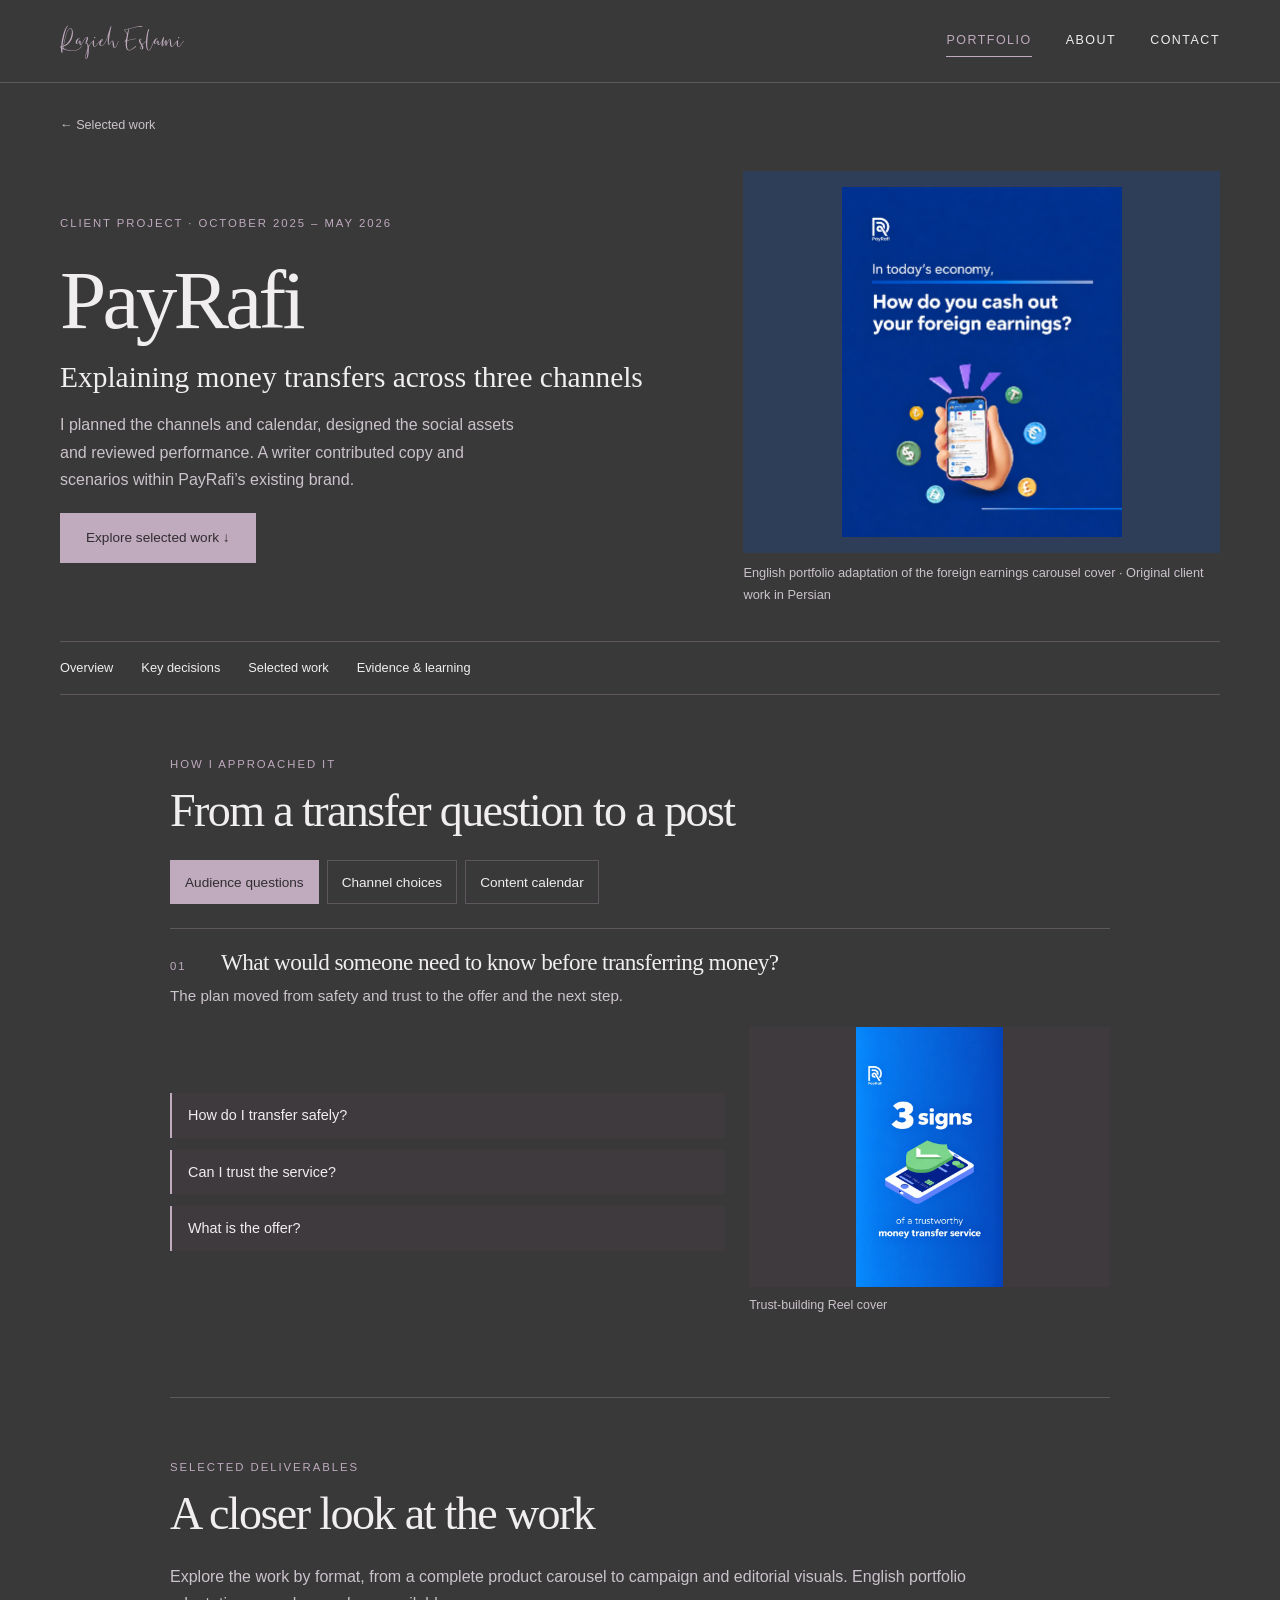
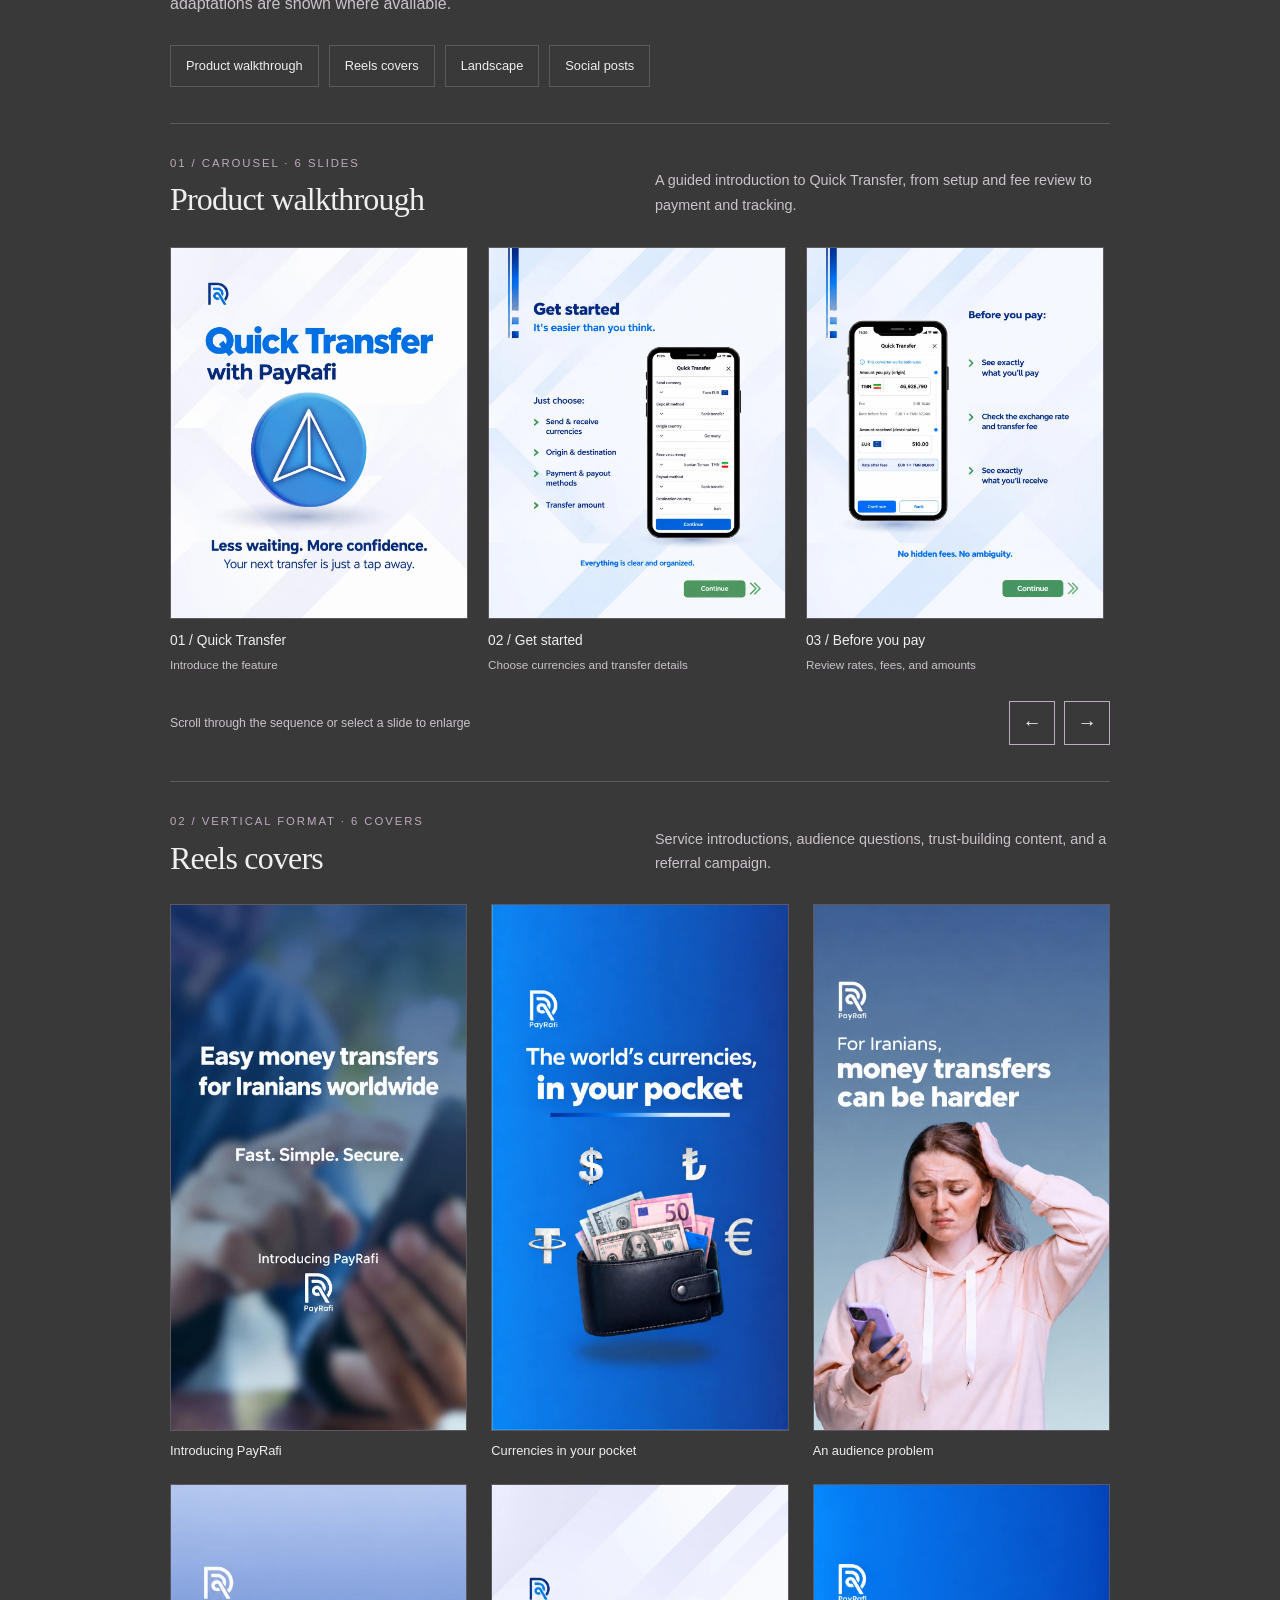
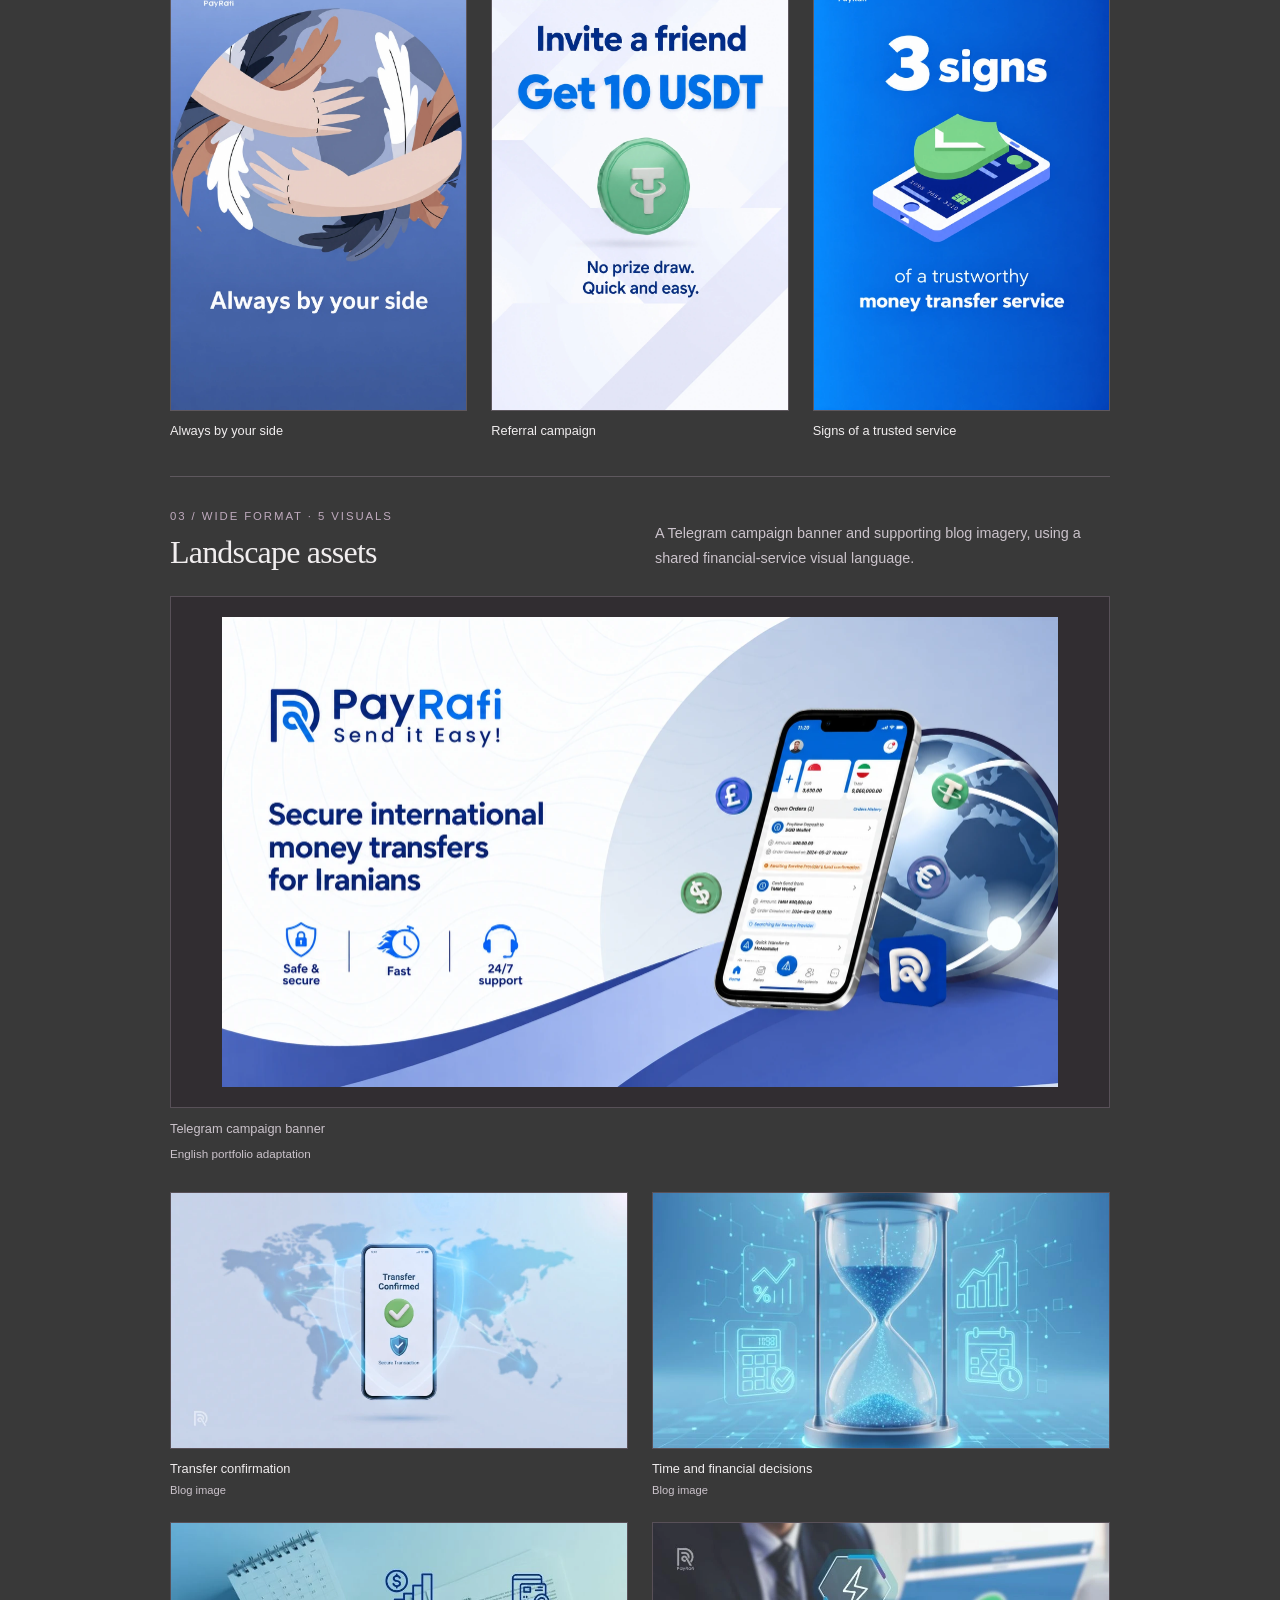
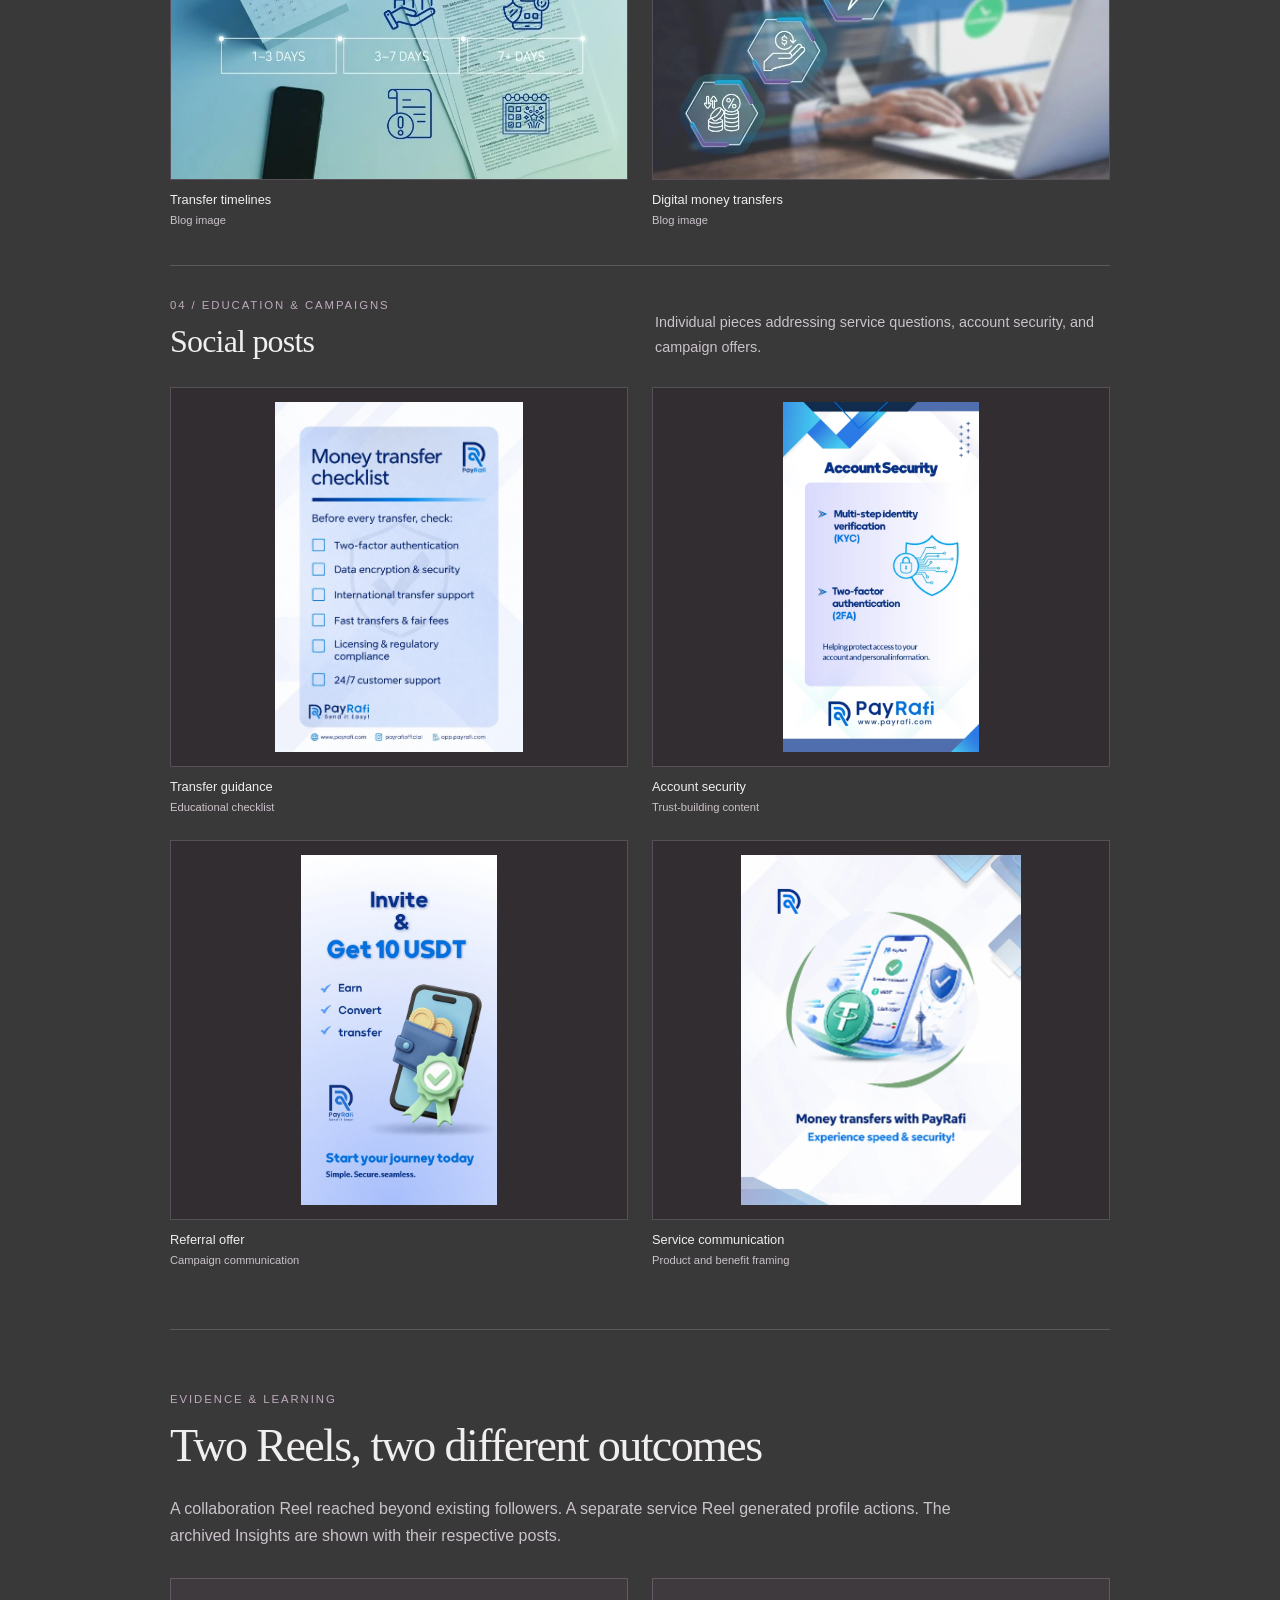
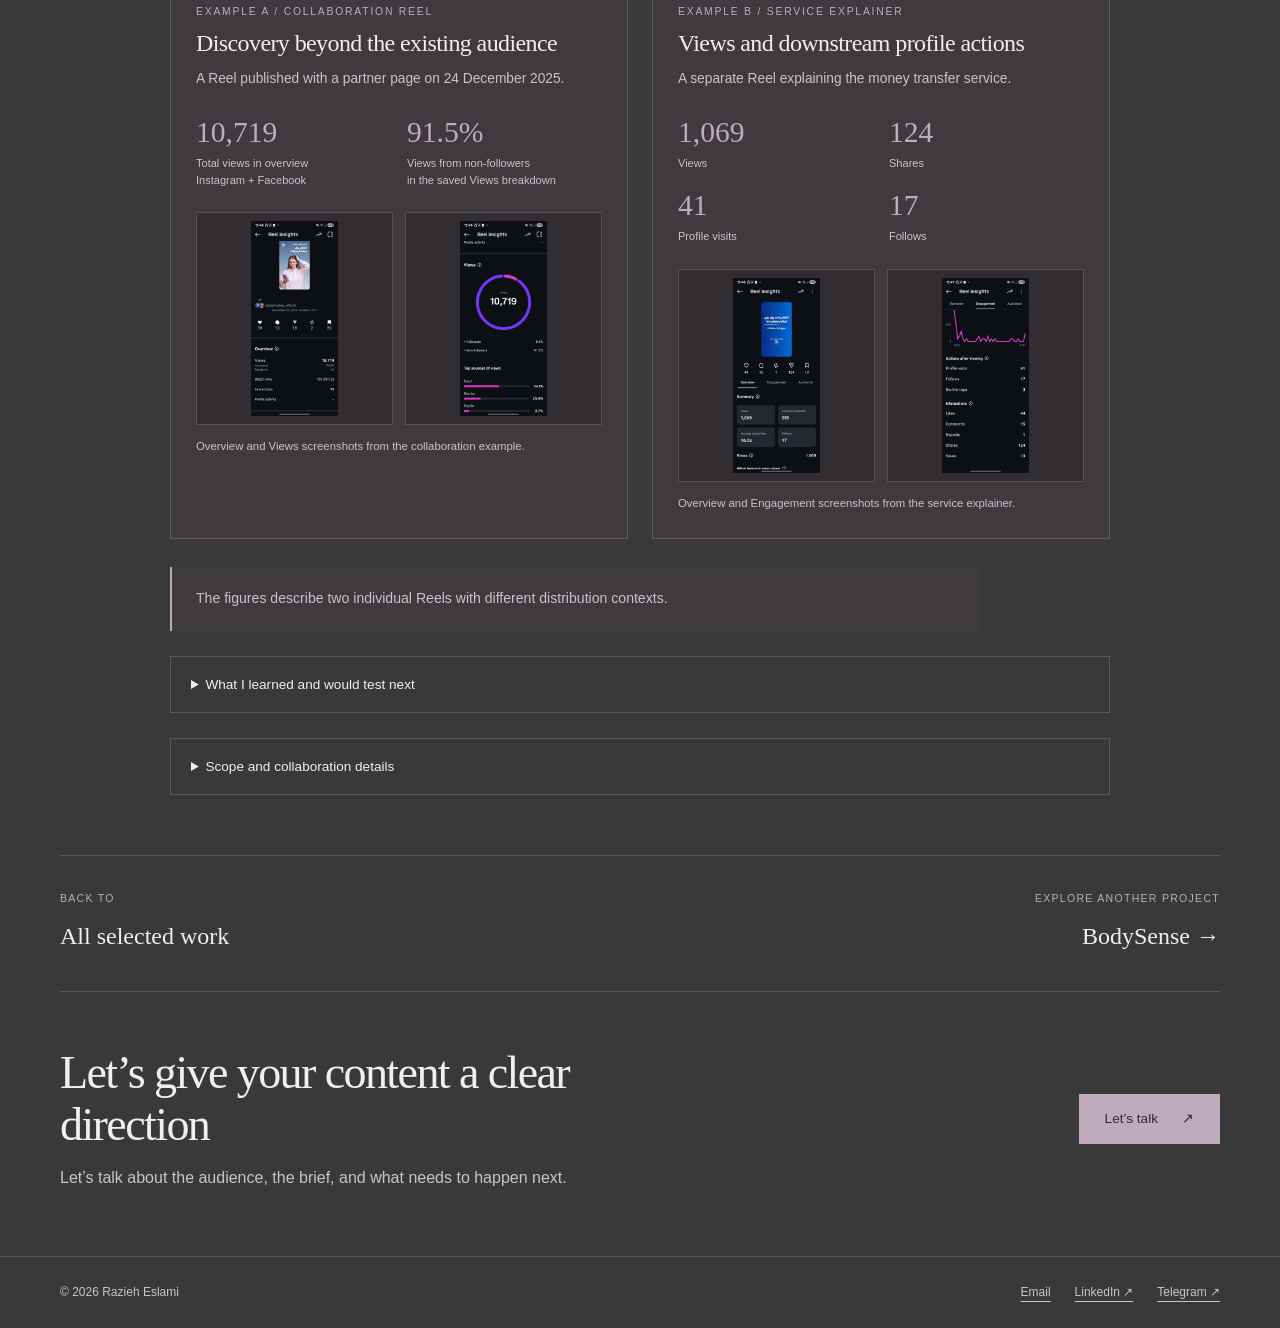
<file: payrafi.html>
<!doctype html>
<html lang="en"><head><meta charset="utf-8"><meta name="viewport" content="width=device-width,initial-scale=1">
<title>PayRafi — Client Case Study | Razieh Eslami</title><meta name="description" content="Cross-platform content planning and design for PayRafi, with clear role boundaries and separately documented content performance examples.">
<meta name="theme-color" content="#393939"><link rel="icon" href="assets/favicon.svg" type="image/svg+xml">
<link rel="stylesheet" href="styles.css?v=20261106"><script src="site.js?v=20261106" defer></script><link rel="stylesheet" href="visual-case.css?v=2"><script src="visual-case.js?v=2" defer></script></head><body class="visual-case">
<a class="skip-link" href="#main">Skip to content</a>
<header class="site-header"><div class="container header-inner"><a class="signature" href="index.html" aria-label="Razieh Eslami — home">Razieh Eslami</a>
<button type="button" class="nav-toggle" aria-controls="main-nav" aria-expanded="false">Menu</button>
<nav class="nav-links" id="main-nav" aria-label="Main navigation"><a href="index.html" aria-current="page">Portfolio</a><a href="about.html">About</a><a href="contact.html">Contact</a></nav></div></header>
<main id="main"><div class="container"><a class="breadcrumb" href="index.html#work">← Selected work</a><header class="visual-case-opening" id="overview"><div><p class="eyebrow">Client project · October 2025 – May 2026</p><h1>PayRafi</h1><p class="case-line">Explaining money transfers across three channels</p><p class="role-summary">I planned the channels and calendar, designed the social assets and reviewed performance. A writer contributed copy and scenarios within PayRafi’s existing brand.</p><a class="button primary" href="#selected-work">Explore selected work ↓</a></div><figure class="case-cover"><a href="#selected-work" aria-label="Explore PayRafi work"><img src="assets/payrafi-earnings.webp" alt="English portfolio adaptation of the foreign earnings carousel cover" fetchpriority="high"></a><figcaption>English portfolio adaptation of the foreign earnings carousel cover · Original client work in Persian</figcaption></figure></header><nav class="case-nav" aria-label="Case study sections"><a href="#overview">Overview</a><a href="#decisions">Key decisions</a><a href="#selected-work">Selected work</a><a href="#evidence">Evidence &amp; learning</a></nav><div class="case-content">
<section class="case-section" id="decisions" data-decisions=""><p class="eyebrow">How I approached it</p><h2>From a transfer question to a post</h2>
<div class="decision-choices" role="group" aria-label="Explore a content decision"><button type="button" data-panel="decision-1" aria-controls="decision-1" aria-pressed="true">Audience questions</button><button type="button" data-panel="decision-2" aria-controls="decision-2" aria-pressed="false">Channel choices</button><button type="button" data-panel="decision-3" aria-controls="decision-3" aria-pressed="false">Content calendar</button></div><article class="decision" id="decision-1"><div class="decision-heading"><span class="section-no">01</span><h3>What would someone need to know before transferring money?</h3></div><p>The plan moved from safety and trust to the offer and the next step.</p><div class="decision-example"><ul class="question-list"><li>How do I transfer safely?</li><li>Can I trust the service?</li><li>What is the offer?</li></ul><figure><img src="assets/payrafi-trust.webp" alt="English adaptation of a trust-building Reel cover" loading="lazy"><figcaption>Trust-building Reel cover</figcaption></figure></div></article><article class="decision" id="decision-2"><div class="decision-heading"><span class="section-no">02</span><h3>One message, three channel treatments</h3></div><p>Instagram emphasized trust. LinkedIn and Telegram gave more space to awareness and explanation.</p><figure class="wide-figure cross-platform"><button class="image-button" type="button" data-full="assets/payrafi-cross-platform.webp" data-group="pay-cross" data-caption="One comparison topic adapted for Instagram, Telegram, and LinkedIn" aria-label="Enlarge: One comparison topic adapted for Instagram, Telegram, and LinkedIn"><img src="assets/payrafi-cross-platform.webp" alt="One comparison topic adapted for Instagram, Telegram, and LinkedIn" width="1920" height="1080" loading="lazy"></button><figcaption>Cross-platform adaptation · One topic, three executions: Instagram, Telegram, and LinkedIn.</figcaption></figure><details class="details"><summary>Channel-by-channel plan</summary><table class="channel-table"><thead><tr><th scope="col">Channel</th><th scope="col">Adaptation in practice</th></tr></thead><tbody><tr><td>Instagram</td><td>A visual hook, short carousel progression, and product-led guidance.</td></tr><tr><td>Telegram</td><td>Compact summaries and direct messages around services and campaigns.</td></tr><tr><td>LinkedIn</td><td>Structured explanations and comparison-led content.</td></tr></tbody></table></details></article>
<article class="decision" id="decision-3"><div class="decision-heading"><span class="section-no">03</span><h3>A calendar the team could publish from</h3></div><p>Each entry linked a topic and format to its channel, timing and call to action.</p><figure class="wide-figure"><img src="assets/payrafi-calendar.webp" alt="English portfolio version of the cross-platform content calendar" width="1800" height="1012" loading="lazy"><figcaption>Content calendar · English portfolio adaptation</figcaption></figure></article></section><section class="case-section deliverables" id="selected-work"><p class="eyebrow">Selected deliverables</p><h2>A closer look at the work</h2><p>Explore the work by format, from a complete product carousel to campaign and editorial visuals. English portfolio adaptations are shown where available.</p>
<nav class="collection-nav" aria-label="Deliverable categories"><a href="#product-walkthrough">Product walkthrough</a><a href="#reels-covers">Reels covers</a><a href="#landscape">Landscape</a><a href="#social-posts">Social posts</a></nav>
<section class="work-collection" id="product-walkthrough"><div class="collection-heading"><div><p class="eyebrow">01 / Carousel · 6 slides</p><h3>Product walkthrough</h3></div><p>A guided introduction to Quick Transfer, from setup and fee review to payment and tracking.</p></div><div class="carousel" data-carousel><div class="carousel-track" id="transfer-track" tabindex="0" aria-label="Quick Transfer carousel slides"><figure><button class="image-button" type="button" data-full="assets/payrafi-transfer-1.webp" data-group="pay-transfer" data-caption="01 / Quick Transfer — Introduce the feature" aria-label="Enlarge: Quick Transfer: Quick Transfer"><img src="assets/payrafi-transfer-1.webp" alt="Quick Transfer: Quick Transfer" width="1122" height="1402" loading="lazy"></button><figcaption>01 / Quick Transfer<span>Introduce the feature</span></figcaption></figure><figure><button class="image-button" type="button" data-full="assets/payrafi-transfer-2.webp" data-group="pay-transfer" data-caption="02 / Get started — Choose currencies and transfer details" aria-label="Enlarge: Quick Transfer: Get started"><img src="assets/payrafi-transfer-2.webp" alt="Quick Transfer: Get started" width="1122" height="1402" loading="lazy"></button><figcaption>02 / Get started<span>Choose currencies and transfer details</span></figcaption></figure><figure><button class="image-button" type="button" data-full="assets/payrafi-transfer-5.webp" data-group="pay-transfer" data-caption="03 / Before you pay — Review rates, fees, and amounts" aria-label="Enlarge: Quick Transfer: Before you pay"><img src="assets/payrafi-transfer-5.webp" alt="Quick Transfer: Before you pay" width="1122" height="1402" loading="lazy"></button><figcaption>03 / Before you pay<span>Review rates, fees, and amounts</span></figcaption></figure><figure><button class="image-button" type="button" data-full="assets/payrafi-transfer-3.webp" data-group="pay-transfer" data-caption="04 / Review your transfer — Check the order before confirming" aria-label="Enlarge: Quick Transfer: Review your transfer"><img src="assets/payrafi-transfer-3.webp" alt="Quick Transfer: Review your transfer" width="1122" height="1402" loading="lazy"></button><figcaption>04 / Review your transfer<span>Check the order before confirming</span></figcaption></figure><figure><button class="image-button" type="button" data-full="assets/payrafi-transfer-4.webp" data-group="pay-transfer" data-caption="05 / Send your payment — Add the receipt" aria-label="Enlarge: Quick Transfer: Send your payment"><img src="assets/payrafi-transfer-4.webp" alt="Quick Transfer: Send your payment" width="1122" height="1402" loading="lazy"></button><figcaption>05 / Send your payment<span>Add the receipt</span></figcaption></figure><figure><button class="image-button" type="button" data-full="assets/payrafi-transfer-6.webp" data-group="pay-transfer" data-caption="06 / Track the transfer — Follow progress and completion" aria-label="Enlarge: Quick Transfer: Track the transfer"><img src="assets/payrafi-transfer-6.webp" alt="Quick Transfer: Track the transfer" width="1122" height="1402" loading="lazy"></button><figcaption>06 / Track the transfer<span>Follow progress and completion</span></figcaption></figure></div><div class="carousel-controls"><p>Scroll through the sequence or select a slide to enlarge</p><div><button type="button" data-carousel-prev aria-label="Previous carousel slide" aria-controls="transfer-track">←</button><button type="button" data-carousel-next aria-label="Next carousel slide" aria-controls="transfer-track">→</button></div></div></div></section><section class="work-collection" id="reels-covers"><div class="collection-heading"><div><p class="eyebrow">02 / Vertical format · 6 covers</p><h3>Reels covers</h3></div><p>Service introductions, audience questions, trust-building content, and a referral campaign.</p></div><div class="gallery-grid reels-grid"><figure><button class="image-button" type="button" data-full="assets/payrafi-reel-1.webp" data-group="pay-reels" data-caption="Introducing PayRafi" aria-label="Enlarge: PayRafi English Reel cover: Introducing PayRafi"><img src="assets/payrafi-reel-1.webp" alt="PayRafi English Reel cover: Introducing PayRafi" width="941" height="1672" loading="lazy"></button><figcaption>Introducing PayRafi</figcaption></figure><figure><button class="image-button" type="button" data-full="assets/payrafi-reel-2.webp" data-group="pay-reels" data-caption="Currencies in your pocket" aria-label="Enlarge: PayRafi English Reel cover: Currencies in your pocket"><img src="assets/payrafi-reel-2.webp" alt="PayRafi English Reel cover: Currencies in your pocket" width="941" height="1672" loading="lazy"></button><figcaption>Currencies in your pocket</figcaption></figure><figure><button class="image-button" type="button" data-full="assets/payrafi-reel-3.webp" data-group="pay-reels" data-caption="An audience problem" aria-label="Enlarge: PayRafi English Reel cover: An audience problem"><img src="assets/payrafi-reel-3.webp" alt="PayRafi English Reel cover: An audience problem" width="941" height="1672" loading="lazy"></button><figcaption>An audience problem</figcaption></figure><figure><button class="image-button" type="button" data-full="assets/payrafi-reel-4.webp" data-group="pay-reels" data-caption="Always by your side" aria-label="Enlarge: PayRafi English Reel cover: Always by your side"><img src="assets/payrafi-reel-4.webp" alt="PayRafi English Reel cover: Always by your side" width="941" height="1672" loading="lazy"></button><figcaption>Always by your side</figcaption></figure><figure><button class="image-button" type="button" data-full="assets/payrafi-reel-5.webp" data-group="pay-reels" data-caption="Referral campaign" aria-label="Enlarge: PayRafi English Reel cover: Referral campaign"><img src="assets/payrafi-reel-5.webp" alt="PayRafi English Reel cover: Referral campaign" width="941" height="1672" loading="lazy"></button><figcaption>Referral campaign</figcaption></figure><figure><button class="image-button" type="button" data-full="assets/payrafi-reel-6.webp" data-group="pay-reels" data-caption="Signs of a trusted service" aria-label="Enlarge: PayRafi English Reel cover: Signs of a trusted service"><img src="assets/payrafi-reel-6.webp" alt="PayRafi English Reel cover: Signs of a trusted service" width="941" height="1672" loading="lazy"></button><figcaption>Signs of a trusted service</figcaption></figure></div></section><section class="work-collection" id="landscape"><div class="collection-heading"><div><p class="eyebrow">03 / Wide format · 5 visuals</p><h3>Landscape assets</h3></div><p>A Telegram campaign banner and supporting blog imagery, using a shared financial-service visual language.</p></div><figure class="wide-figure"><button class="image-button" type="button" data-full="assets/payrafi-banner.webp" data-group="pay-landscape" data-caption="English PayRafi Telegram campaign banner" aria-label="Enlarge: English PayRafi Telegram campaign banner"><img src="assets/payrafi-banner.webp" alt="English PayRafi Telegram campaign banner" width="1672" height="941" loading="lazy"></button><figcaption>Telegram campaign banner<span>English portfolio adaptation</span></figcaption></figure><div class="gallery-grid landscape-grid"><figure><button class="image-button" type="button" data-full="assets/payrafi-blog-1.webp" data-group="pay-landscape" data-caption="Transfer confirmation — Blog image" aria-label="Enlarge: PayRafi blog visual: Transfer confirmation"><img src="assets/payrafi-blog-1.webp" alt="PayRafi blog visual: Transfer confirmation" width="850" height="476" loading="lazy"></button><figcaption>Transfer confirmation<span>Blog image</span></figcaption></figure><figure><button class="image-button" type="button" data-full="assets/payrafi-blog-2.webp" data-group="pay-landscape" data-caption="Time and financial decisions — Blog image" aria-label="Enlarge: PayRafi blog visual: Time and financial decisions"><img src="assets/payrafi-blog-2.webp" alt="PayRafi blog visual: Time and financial decisions" width="850" height="476" loading="lazy"></button><figcaption>Time and financial decisions<span>Blog image</span></figcaption></figure><figure><button class="image-button" type="button" data-full="assets/payrafi-blog-3.webp" data-group="pay-landscape" data-caption="Transfer timelines — Blog image" aria-label="Enlarge: PayRafi blog visual: Transfer timelines"><img src="assets/payrafi-blog-3.webp" alt="PayRafi blog visual: Transfer timelines" width="850" height="476" loading="lazy"></button><figcaption>Transfer timelines<span>Blog image</span></figcaption></figure><figure><button class="image-button" type="button" data-full="assets/payrafi-blog-4.webp" data-group="pay-landscape" data-caption="Digital money transfers — Blog image" aria-label="Enlarge: PayRafi blog visual: Digital money transfers"><img src="assets/payrafi-blog-4.webp" alt="PayRafi blog visual: Digital money transfers" width="850" height="476" loading="lazy"></button><figcaption>Digital money transfers<span>Blog image</span></figcaption></figure></div></section><section class="work-collection" id="social-posts"><div class="collection-heading"><div><p class="eyebrow">04 / Education &amp; campaigns</p><h3>Social posts</h3></div><p>Individual pieces addressing service questions, account security, and campaign offers.</p></div><div class="gallery-grid social-grid"><figure><button class="image-button" type="button" data-full="assets/payrafi-checklist.webp" data-group="pay-social" data-caption="Transfer guidance — Educational checklist" aria-label="Enlarge: English money transfer checklist"><img src="assets/payrafi-checklist.webp" alt="English money transfer checklist" width="1055" height="1491" loading="lazy"></button><figcaption>Transfer guidance<span>Educational checklist</span></figcaption></figure><figure><button class="image-button" type="button" data-full="assets/payrafi-security.webp" data-group="pay-social" data-caption="Account security — Trust-building content" aria-label="Enlarge: English account security content"><img src="assets/payrafi-security.webp" alt="English account security content" width="1080" height="1920" loading="lazy"></button><figcaption>Account security<span>Trust-building content</span></figcaption></figure><figure><button class="image-button" type="button" data-full="assets/payrafi-referral.webp" data-group="pay-social" data-caption="Referral offer — Campaign communication" aria-label="Enlarge: English referral campaign content"><img src="assets/payrafi-referral.webp" alt="English referral campaign content" width="1080" height="1920" loading="lazy"></button><figcaption>Referral offer<span>Campaign communication</span></figcaption></figure><figure><button class="image-button" type="button" data-full="assets/payrafi-speed.webp" data-group="pay-social" data-caption="Service communication — Product and benefit framing" aria-label="Enlarge: English PayRafi product visual"><img src="assets/payrafi-speed.webp" alt="English PayRafi product visual" width="1122" height="1402" loading="lazy"></button><figcaption>Service communication<span>Product and benefit framing</span></figcaption></figure></div></section></section><section class="case-section" id="evidence"><p class="eyebrow">Evidence &amp; learning</p><h2>Two Reels, two different outcomes</h2><p>A collaboration Reel reached beyond existing followers. A separate service Reel generated profile actions. The archived Insights are shown with their respective posts.</p><div class="evidence-grid">
<article class="evidence-card"><p class="eyebrow">Example A / Collaboration Reel</p><h3>Discovery beyond the existing audience</h3><p>A Reel published with a partner page on 24 December 2025.</p><div class="metric-grid"><div class="metric"><strong>10,719</strong><span>Total views in overview<br>Instagram + Facebook</span></div><div class="metric"><strong>91.5%</strong><span>Views from non-followers<br>in the saved Views breakdown</span></div></div><div class="evidence-images"><button class="image-button" type="button" data-full="assets/payrafi-collaboration-overview.jpg" data-group="pay-collab" data-caption="Collaboration Reel overview showing 10,719 total views" aria-label="Enlarge: Collaboration Reel overview showing 10,719 total views"><img src="assets/payrafi-collaboration-overview.jpg" alt="Collaboration Reel overview showing 10,719 total views" width="576" height="1280" loading="lazy"></button><button class="image-button" type="button" data-full="assets/payrafi-collaboration-views.jpg" data-group="pay-collab" data-caption="Views breakdown showing 91.5 percent non-follower views" aria-label="Enlarge: Views breakdown showing 91.5 percent non-follower views"><img src="assets/payrafi-collaboration-views.jpg" alt="Views breakdown showing 91.5 percent non-follower views" width="576" height="1280" loading="lazy"></button></div><p class="evidence-caption">Overview and Views screenshots from the collaboration example.</p></article>
<article class="evidence-card"><p class="eyebrow">Example B / Service explainer</p><h3>Views and downstream profile actions</h3><p>A separate Reel explaining the money transfer service.</p><div class="metric-grid"><div class="metric"><strong>1,069</strong><span>Views</span></div><div class="metric"><strong>124</strong><span>Shares</span></div><div class="metric"><strong>41</strong><span>Profile visits</span></div><div class="metric"><strong>17</strong><span>Follows</span></div></div><div class="evidence-images"><button class="image-button" type="button" data-full="assets/payrafi-service-overview.jpg" data-group="pay-service" data-caption="Service explainer overview showing 1,069 views and 17 follows" aria-label="Enlarge: Service explainer overview showing 1,069 views and 17 follows"><img src="assets/payrafi-service-overview.jpg" alt="Service explainer overview showing 1,069 views and 17 follows" width="576" height="1280" loading="lazy"></button><button class="image-button" type="button" data-full="assets/payrafi-service-actions.jpg" data-group="pay-service" data-caption="Service explainer actions showing 41 profile visits and 124 shares" aria-label="Enlarge: Service explainer actions showing 41 profile visits and 124 shares"><img src="assets/payrafi-service-actions.jpg" alt="Service explainer actions showing 41 profile visits and 124 shares" width="576" height="1280" loading="lazy"></button></div><p class="evidence-caption">Overview and Engagement screenshots from the service explainer.</p></article></div>
<p class="note">The figures describe two individual Reels with different distribution contexts.</p>
<details class="details"><summary>What I learned and would test next</summary><div class="evidence-notes"><div><h3>How I used measurement</h3><p>I designed a framework across distribution, engagement, and intent, with platform-specific measures. Performance review informed questions about video length and how to support deeper audience engagement.</p></div><div><h3>What remained to test</h3><p>Shorter explainers and stronger bridges from discovery to consideration were next directions. The project ended before these hypotheses could be fully re-measured.</p></div></div>
</details><details class="details"><summary>Scope and collaboration details</summary><ul class="clean-list"><li><strong>Owned:</strong> channel planning, content calendar, journey structure, visual design, cross-platform execution, KPI framework, performance analysis, and community management.</li><li><strong>Collaborative:</strong> overall content strategy, content pillars, scenarios, and copy/captions.</li><li><strong>Executed:</strong> visual and publishing work for the referral campaign.</li><li><strong>Existing inputs:</strong> core brand identity, Brand Book, and Tone of Voice.</li></ul></details></section></div><div class="project-next"><a href="index.html#work"><small>Back to</small><span>All selected work</span></a><a class="next" href="bodysense.html"><small>Explore another project</small><span>BodySense →</span></a></div></div><section class="container contact-band"><div><h2>Let’s give your content a clear direction</h2><p>Let’s talk about the audience, the brief, and what needs to happen next.</p></div><a class="button primary" href="contact.html">Let’s talk <span aria-hidden="true">↗</span></a></section></main><footer class="site-footer"><div class="container footer-inner"><p>© 2026 Razieh Eslami</p><div class="footer-links"><a href="mailto:razieeslami@gmail.com">Email</a><a href="https://www.linkedin.com/in/raazes" target="_blank" rel="noopener noreferrer">LinkedIn ↗</a><a href="https://t.me/raaz_es" target="_blank" rel="noopener noreferrer">Telegram ↗</a></div></div></footer>
<dialog class="lightbox" id="image-viewer" aria-labelledby="viewer-title"><div class="lightbox-head"><p id="viewer-title">A closer look</p><button type="button" class="dialog-close">Close</button></div><img class="lightbox-image" alt=""><div class="lightbox-bottom"><div><p class="lightbox-caption"></p><p class="lightbox-count" aria-live="polite"></p></div><div class="lightbox-controls"><a data-original target="_blank" rel="noopener noreferrer">Open original ↗</a><button type="button" data-previous>Previous</button><button type="button" data-next>Next</button></div></div></dialog></body></html>
</file>
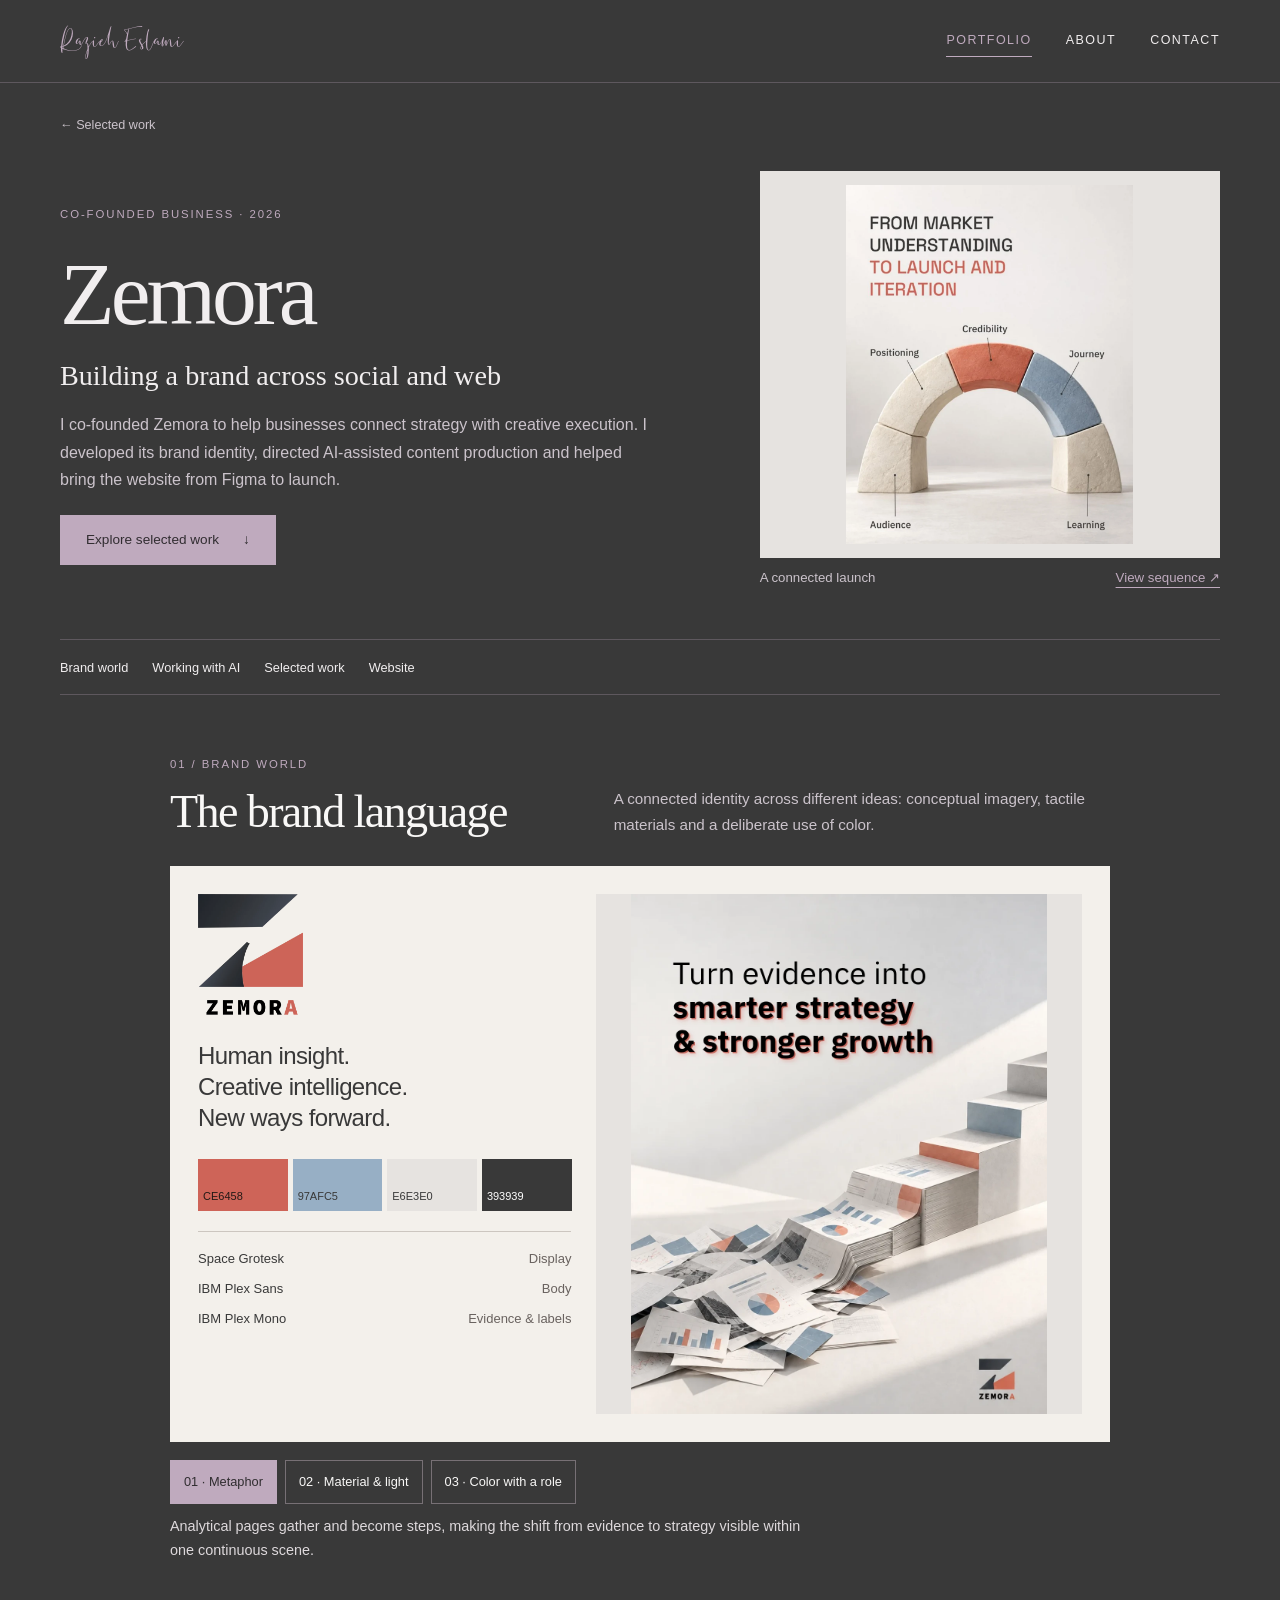
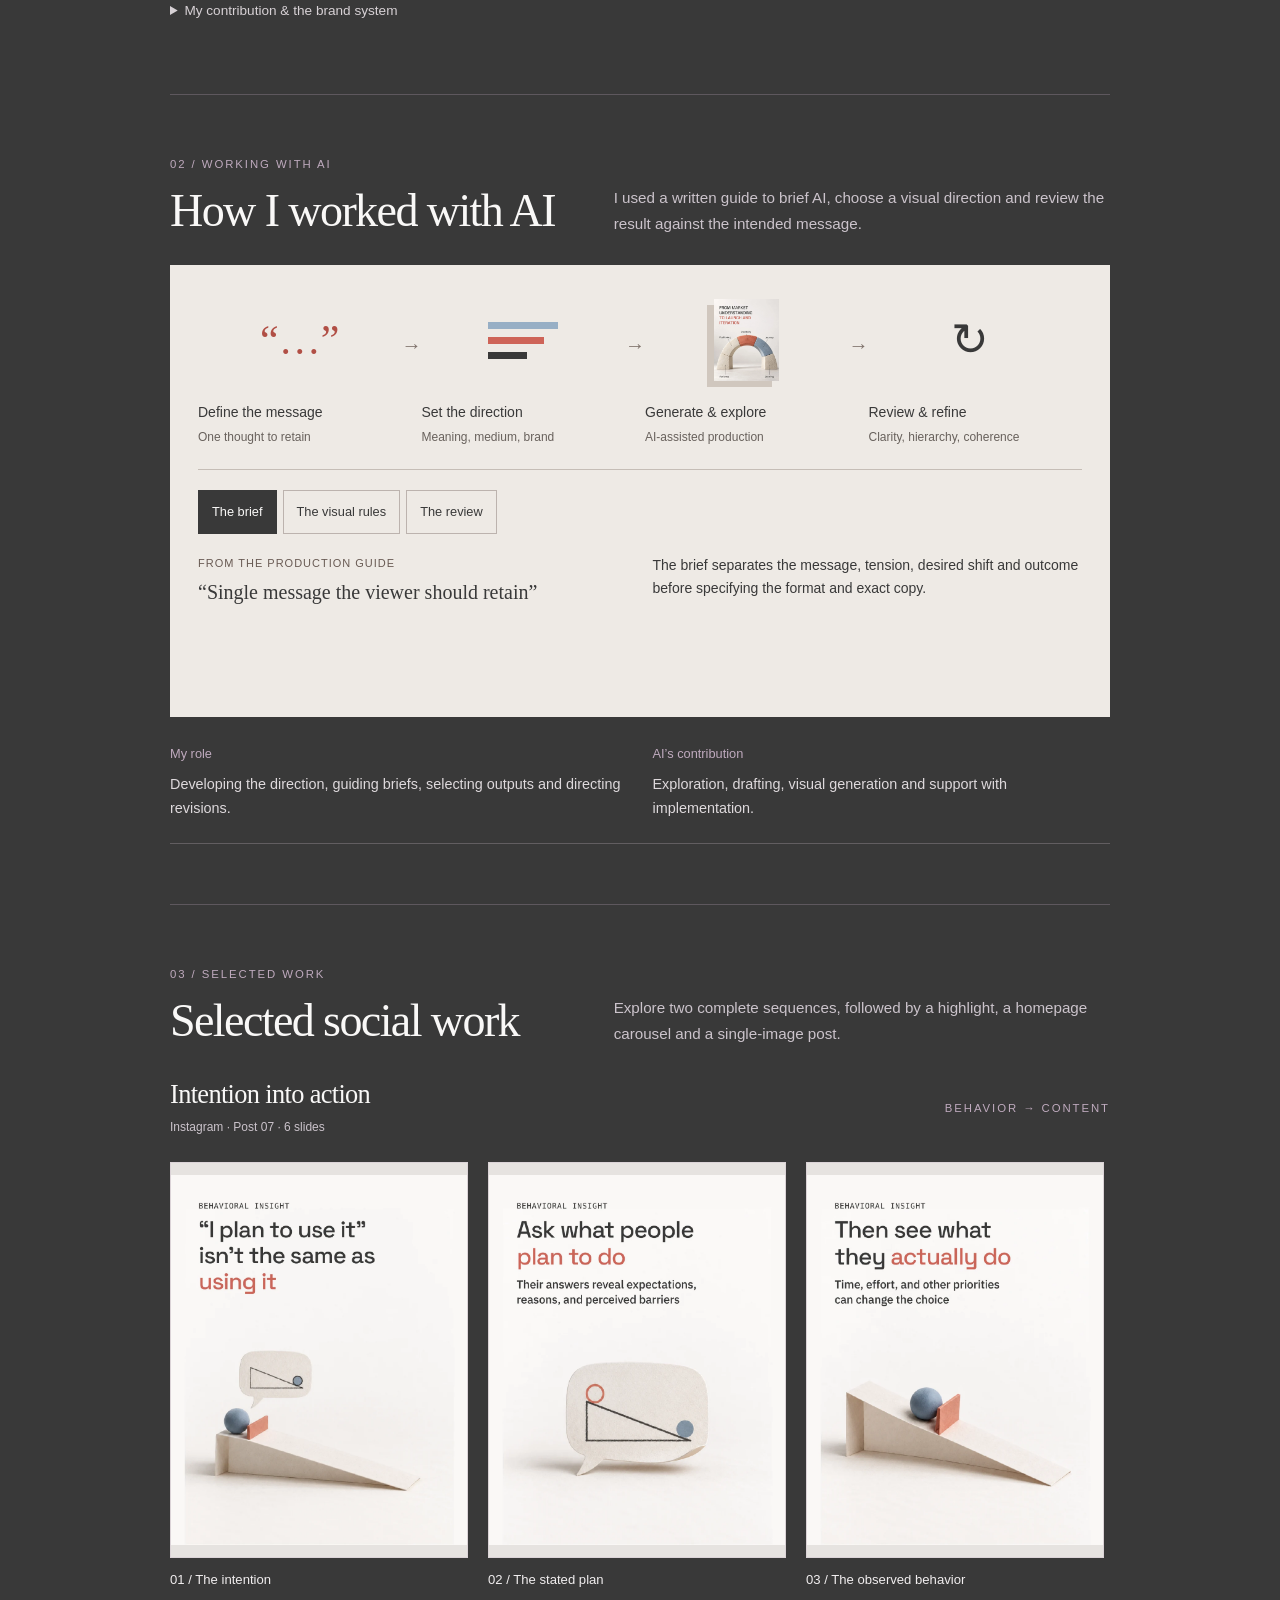
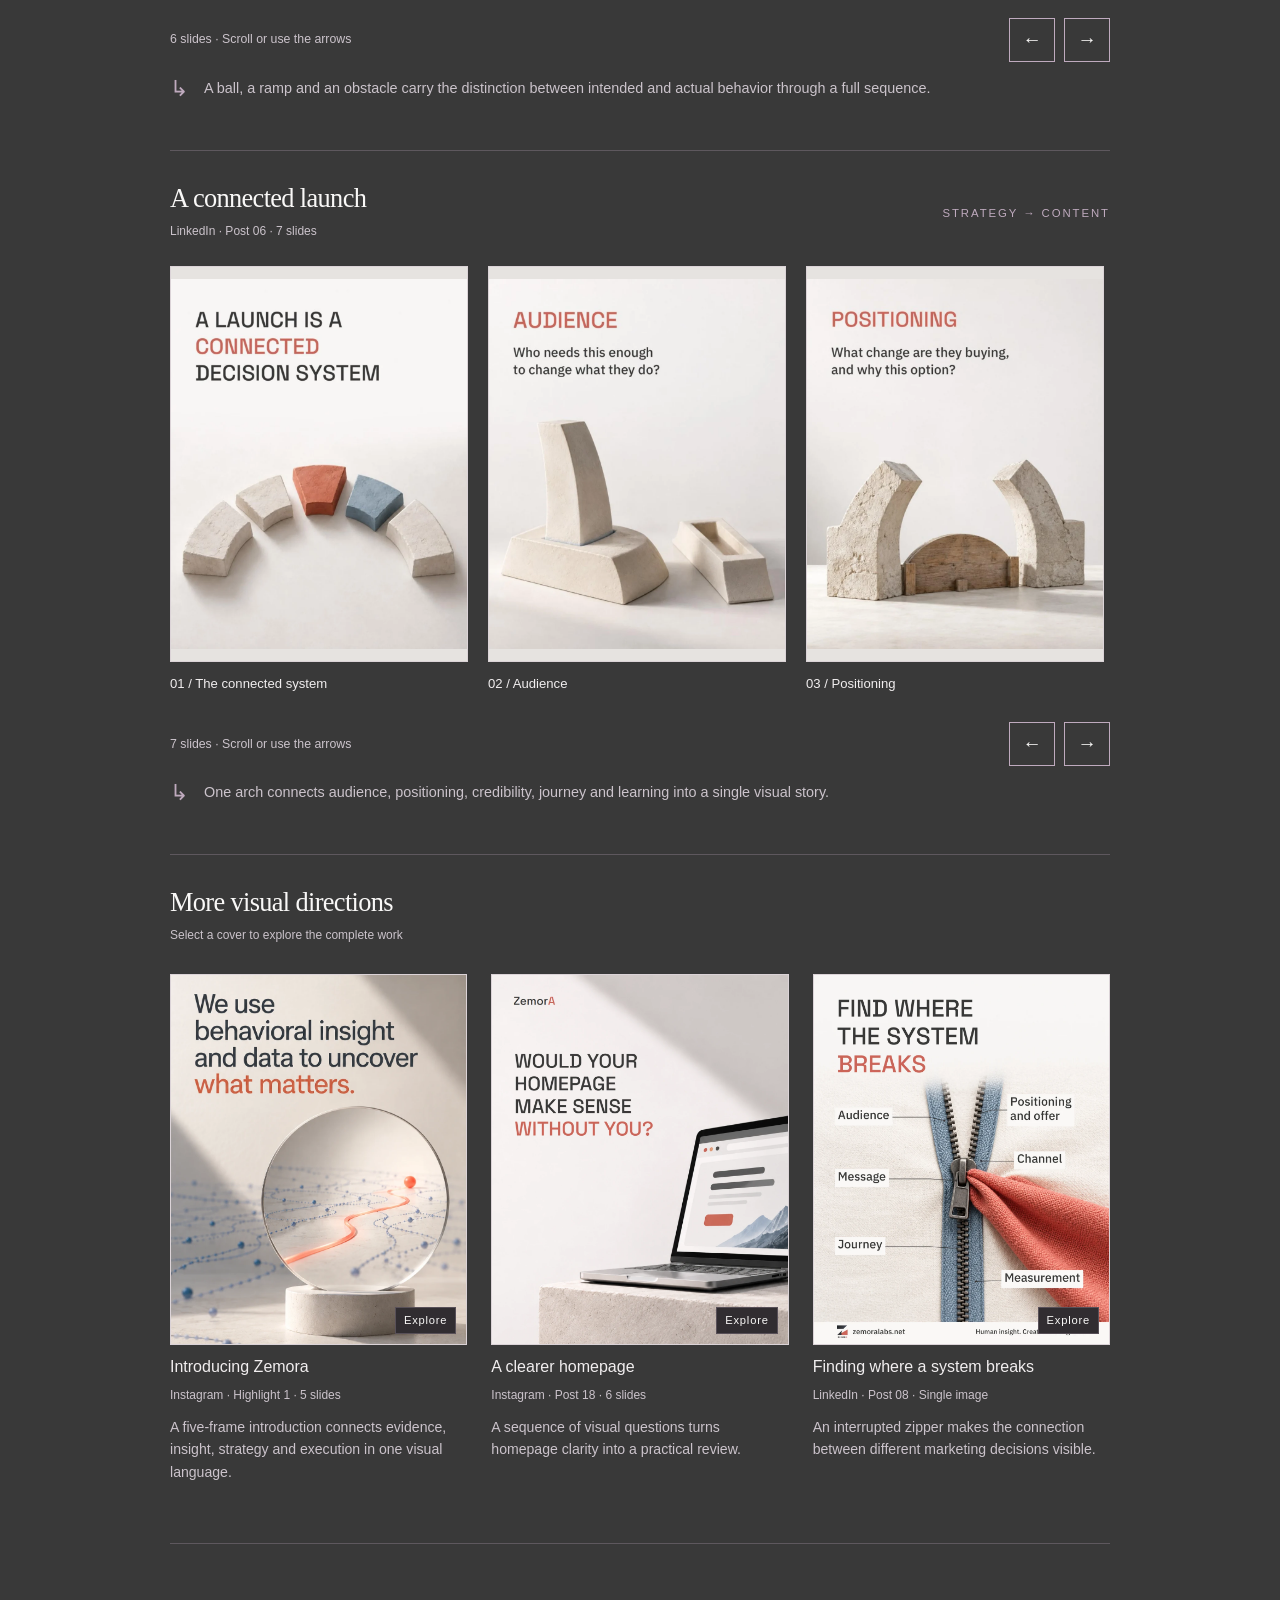
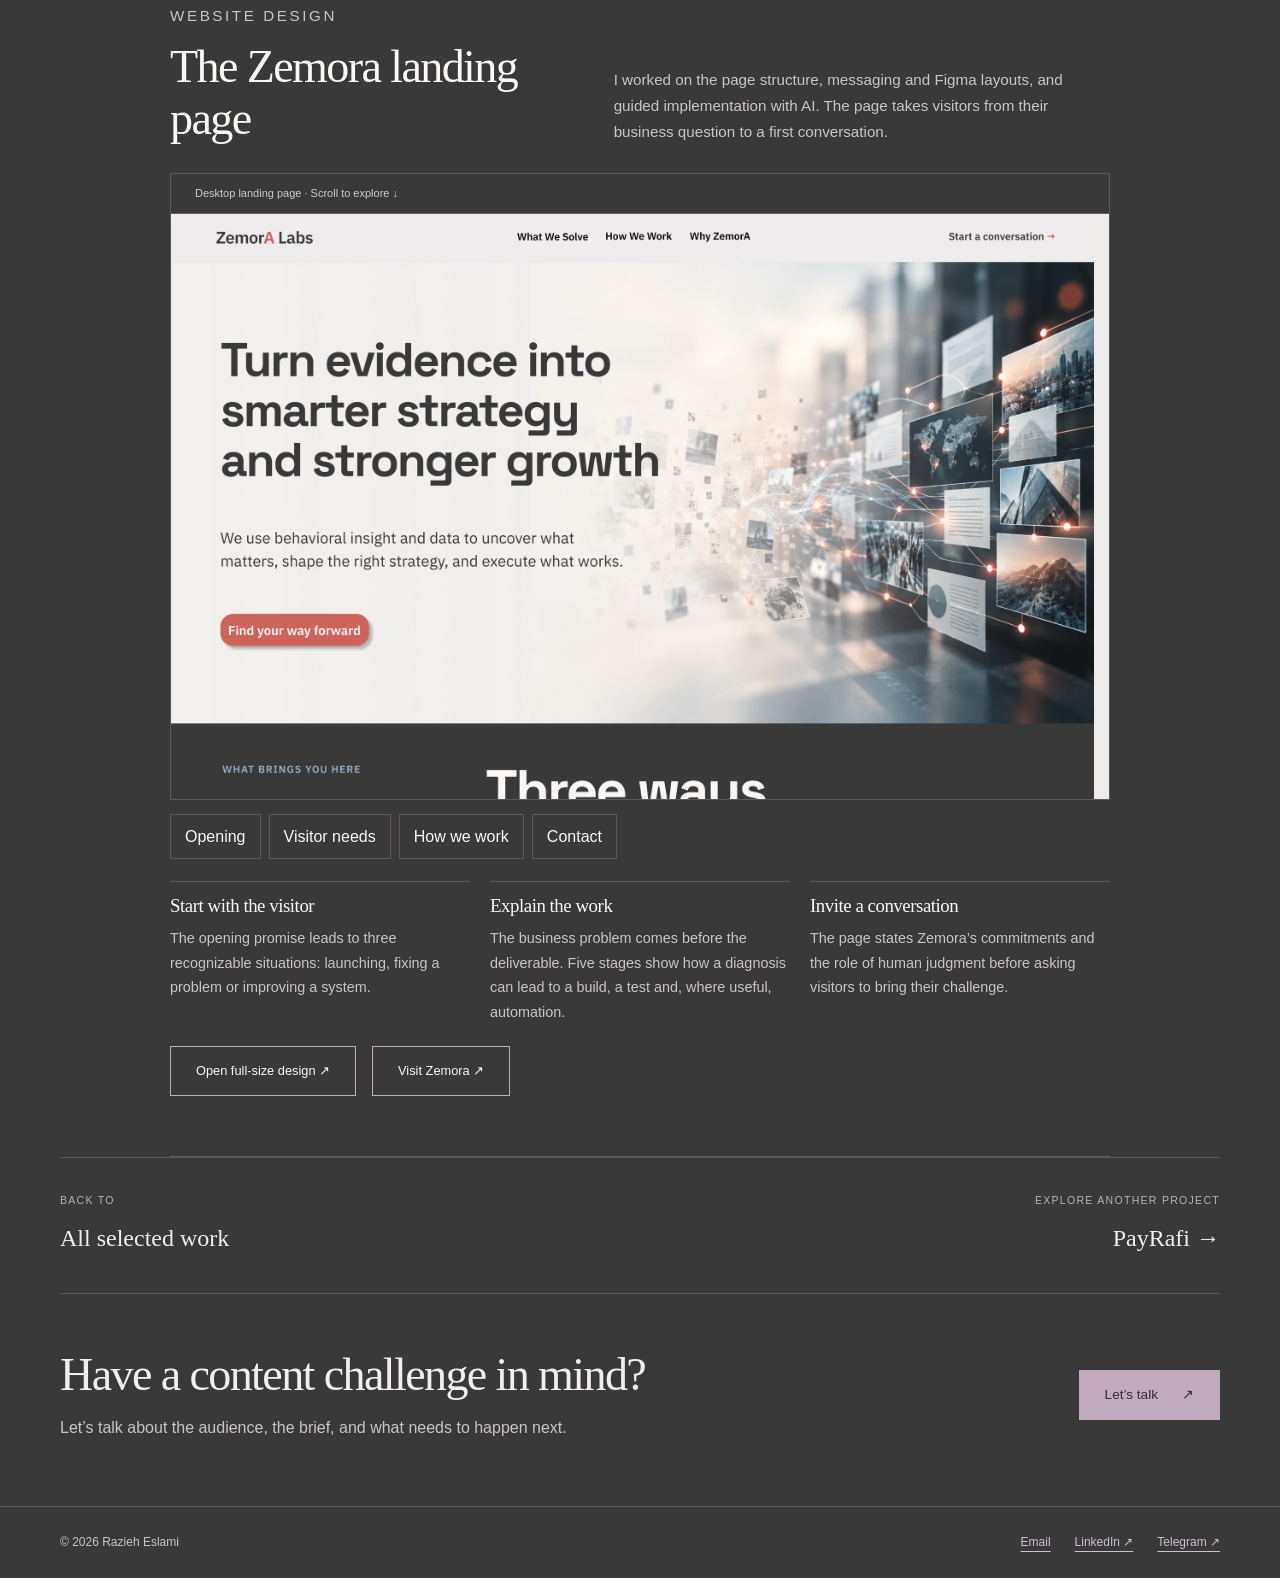
<file: zemora.html>
<!doctype html>
<html lang="en"><head><meta charset="utf-8"><meta name="viewport" content="width=device-width,initial-scale=1">
<title>Zemora — Brand &amp; Content Development | Razieh Eslami</title><meta name="description" content="Zemora: brand development, AI-assisted creative production and website development by co-founder Razieh Eslami.">
<meta name="theme-color" content="#393939"><link rel="icon" href="assets/favicon.svg" type="image/svg+xml">
<link rel="stylesheet" href="styles.css?v=20261106"><link rel="stylesheet" href="zemora.css?v=20261106"><script src="site.js?v=20261106" defer></script><script src="zemora.js?v=20261106b" defer></script><link rel="stylesheet" href="visual-case.css?v=2"><script src="visual-case.js?v=2" defer></script></head><body>
<a class="skip-link" href="#main">Skip to content</a>
<header class="site-header"><div class="container header-inner"><a class="signature" href="index.html" aria-label="Razieh Eslami — home">Razieh Eslami</a>
<button type="button" class="nav-toggle" aria-controls="main-nav" aria-expanded="false">Menu</button>
<nav class="nav-links" id="main-nav" aria-label="Main navigation"><a href="index.html" aria-current="page">Portfolio</a><a href="about.html">About</a><a href="contact.html">Contact</a></nav></div></header>
<main id="main"><div class="container"><a class="breadcrumb" href="index.html#work">← Selected work</a><header class="zemora-opening">
  <div class="opening-copy">
    <p class="eyebrow">Co-founded business · 2026</p>
    <h1>Zemora</h1>
    <p class="opening-lead">Building a brand across social and web</p>
    <p>I co-founded Zemora to help businesses connect strategy with creative execution. I developed its brand identity, directed AI-assisted content production and helped bring the website from Figma to launch.</p>
    <a class="button primary" href="#zf-work">Explore selected work <span aria-hidden="true">↓</span></a>
  </div>
  <figure class="opening-art">
    <a href="#connected-launch" aria-label="Explore the seven-slide LinkedIn launch sequence"><img src="assets/zemora-li06-7.webp" alt="An assembled arch connects five launch decisions" fetchpriority="high"></a>
    <figcaption><span>A connected launch</span><a href="#connected-launch">View sequence ↗</a></figcaption>
  </figure>
</header>
<nav class="case-nav" aria-label="Case study sections"><a href="#zf-brand">Brand world</a><a href="#zf-process">Working with AI</a><a href="#zf-work">Selected work</a><a href="#zf-site">Website</a></nav><div class="case-content" id="zemora-full-case"><section id="zf-brand"><div class="section-head"><div><div class="eyebrow">01 / Brand world</div><h2>The brand language</h2></div><p>A connected identity across different ideas: conceptual imagery, tactile materials and a deliberate use of color.</p></div>
<div class="brand-board"><div><img class="brand-mark" src="assets/zemora-logo.webp" loading="lazy" alt="Official Zemora logo"><p class="brand-promise">Human insight.<br>Creative intelligence.<br>New ways forward.</p><div class="palette" aria-label="Brand palette"><div class="swatch" style="background:#CE6458;color:#fff">CE6458</div><div class="swatch" style="background:#97AFC5">97AFC5</div><div class="swatch" style="background:#E6E3E0">E6E3E0</div><div class="swatch" style="background:#393939;color:#fff">393939</div></div><div class="type-list"><div>Space Grotesk <span>Display</span></div><div>IBM Plex Sans <span>Body</span></div><div>IBM Plex Mono <span>Evidence &amp; labels</span></div></div></div><button type="button" class="brand-photo image-button" data-full="assets/zemora-brand-evidence.webp" data-group="zemora-brand-evidence" data-caption="From evidence to strategy — Instagram Post 01" aria-label="Enlarge the evidence-to-strategy artwork"><img src="assets/zemora-brand-evidence.webp" loading="lazy" alt="Analytical pages gather into a staircase beneath the headline Turn evidence into smarter strategy and stronger growth"></button></div>
<div class="annotation-buttons" aria-label="Explore the visual language"><button type="button" data-brand="0" aria-pressed="true">01 · Metaphor</button><button type="button" data-brand="1" aria-pressed="false">02 · Material &amp; light</button><button type="button" data-brand="2" aria-pressed="false">03 · Color with a role</button></div><p id="zf-brand-note" class="annotation-note" aria-live="polite">Analytical pages gather and become steps, making the shift from evidence to strategy visible within one continuous scene.</p>
<details><summary>My contribution &amp; the brand system</summary><p>I developed and refined the brand direction through dialogue with AI, selected directions and worked to keep the identity consistent across its applications. This board brings together the existing logo, palette, type specifications and a selected artwork.</p></details></section>
<section id="zf-process"><div class="section-head"><div><div class="eyebrow">02 / Working with AI</div><h2>How I worked with AI</h2></div><p>I used a written guide to brief AI, choose a visual direction and review the result against the intended message.</p></div>
<div class="process"><div class="process-map"><div class="process-unit"><div class="process-symbol"><div class="message-symbol">“…”</div></div><b>Define the message</b><span>One thought to retain</span></div><div class="process-unit"><div class="process-symbol"><div class="rule-symbol" aria-hidden="true"><i></i><i></i><i></i></div></div><b>Set the direction</b><span>Meaning, medium, brand</span></div><div class="process-unit"><div class="process-symbol"><img class="image-symbol" src="assets/zemora-li06-7.webp" loading="lazy" alt="Example of a produced artwork"></div><b>Generate &amp; explore</b><span>AI-assisted production</span></div><div class="process-unit"><div class="process-symbol"><div class="review-symbol">↻</div></div><b>Review &amp; refine</b><span>Clarity, hierarchy, coherence</span></div></div>
<div class="step-buttons" aria-label="Inspect production guidance"><button type="button" data-step="0" aria-pressed="true">The brief</button><button type="button" data-step="1" aria-pressed="false">The visual rules</button><button type="button" data-step="2" aria-pressed="false">The review</button></div><div class="process-detail" aria-live="polite"><div><div class="source">From the production guide</div><blockquote id="zf-quote">“Single message the viewer should retain”</blockquote></div><p id="zf-step-note">The brief separates the message, tension, desired shift and outcome before specifying the format and exact copy.</p></div></div>
<div class="role-band"><div><strong>My role</strong><p>Developing the direction, guiding briefs, selecting outputs and directing revisions.</p></div><div><strong>AI’s contribution</strong><p>Exploration, drafting, visual generation and support with implementation.</p></div></div></section>
<section id="zf-work"><div class="section-head"><div><div class="eyebrow">03 / Selected work</div><h2>Selected social work</h2></div><p>Explore two complete sequences, followed by a highlight, a homepage carousel and a single-image post.</p></div>
<div class="work" data-collection="ig07"><div class="project-label"><div><h3>Intention into action</h3><p>Instagram · Post 07 · 6 slides</p></div><span class="eyebrow">Behavior → content</span></div><div class="carousel" data-carousel><div class="carousel-track" tabindex="0" role="region" aria-label="ig07 complete sequence"><figure><button class="image-button" type="button" data-full="assets/zemora-ig07-1.webp" data-group="zemora-ig07" data-caption="01 / The intention" aria-label="Enlarge: 01 / The intention"><img src="assets/zemora-ig07-1.webp" alt="The intention — Zemora ig07 slide 1" loading="lazy"></button><figcaption>01 / The intention</figcaption></figure><figure><button class="image-button" type="button" data-full="assets/zemora-ig07-2.webp" data-group="zemora-ig07" data-caption="02 / The stated plan" aria-label="Enlarge: 02 / The stated plan"><img src="assets/zemora-ig07-2.webp" alt="The stated plan — Zemora ig07 slide 2" loading="lazy"></button><figcaption>02 / The stated plan</figcaption></figure><figure><button class="image-button" type="button" data-full="assets/zemora-ig07-3.webp" data-group="zemora-ig07" data-caption="03 / The observed behavior" aria-label="Enlarge: 03 / The observed behavior"><img src="assets/zemora-ig07-3.webp" alt="The observed behavior — Zemora ig07 slide 3" loading="lazy"></button><figcaption>03 / The observed behavior</figcaption></figure><figure><button class="image-button" type="button" data-full="assets/zemora-ig07-4.webp" data-group="zemora-ig07" data-caption="04 / Research in context" aria-label="Enlarge: 04 / Research in context"><img src="assets/zemora-ig07-4.webp" alt="Research in context — Zemora ig07 slide 4" loading="lazy"></button><figcaption>04 / Research in context</figcaption></figure><figure><button class="image-button" type="button" data-full="assets/zemora-ig07-5.webp" data-group="zemora-ig07" data-caption="05 / Ask and observe" aria-label="Enlarge: 05 / Ask and observe"><img src="assets/zemora-ig07-5.webp" alt="Ask and observe — Zemora ig07 slide 5" loading="lazy"></button><figcaption>05 / Ask and observe</figcaption></figure><figure><button class="image-button" type="button" data-full="assets/zemora-ig07-6.webp" data-group="zemora-ig07" data-caption="06 / Test the next step" aria-label="Enlarge: 06 / Test the next step"><img src="assets/zemora-ig07-6.webp" alt="Test the next step — Zemora ig07 slide 6" loading="lazy"></button><figcaption>06 / Test the next step</figcaption></figure></div><div class="carousel-controls"><p>6 slides · Scroll or use the arrows</p><div><button type="button" data-carousel-prev aria-label="Previous ig07 slide">←</button><button type="button" data-carousel-next aria-label="Next ig07 slide">→</button></div></div></div><div class="caption"><span class="num">↳</span><p>A ball, a ramp and an obstacle carry the distinction between intended and actual behavior through a full sequence.</p></div></div>
<div class="work" data-collection="li06" id="connected-launch"><div class="project-label"><div><h3>A connected launch</h3><p>LinkedIn · Post 06 · 7 slides</p></div><span class="eyebrow">Strategy → content</span></div><div class="carousel" data-carousel><div class="carousel-track" tabindex="0" role="region" aria-label="li06 complete sequence"><figure><button class="image-button" type="button" data-full="assets/zemora-li06-1.webp" data-group="zemora-li06" data-caption="01 / The connected system" aria-label="Enlarge: 01 / The connected system"><img src="assets/zemora-li06-1.webp" alt="The connected system — Zemora li06 slide 1" loading="lazy"></button><figcaption>01 / The connected system</figcaption></figure><figure><button class="image-button" type="button" data-full="assets/zemora-li06-2.webp" data-group="zemora-li06" data-caption="02 / Audience" aria-label="Enlarge: 02 / Audience"><img src="assets/zemora-li06-2.webp" alt="Audience — Zemora li06 slide 2" loading="lazy"></button><figcaption>02 / Audience</figcaption></figure><figure><button class="image-button" type="button" data-full="assets/zemora-li06-3.webp" data-group="zemora-li06" data-caption="03 / Positioning" aria-label="Enlarge: 03 / Positioning"><img src="assets/zemora-li06-3.webp" alt="Positioning — Zemora li06 slide 3" loading="lazy"></button><figcaption>03 / Positioning</figcaption></figure><figure><button class="image-button" type="button" data-full="assets/zemora-li06-4.webp" data-group="zemora-li06" data-caption="04 / Credibility" aria-label="Enlarge: 04 / Credibility"><img src="assets/zemora-li06-4.webp" alt="Credibility — Zemora li06 slide 4" loading="lazy"></button><figcaption>04 / Credibility</figcaption></figure><figure><button class="image-button" type="button" data-full="assets/zemora-li06-5.webp" data-group="zemora-li06" data-caption="05 / Journey" aria-label="Enlarge: 05 / Journey"><img src="assets/zemora-li06-5.webp" alt="Journey — Zemora li06 slide 5" loading="lazy"></button><figcaption>05 / Journey</figcaption></figure><figure><button class="image-button" type="button" data-full="assets/zemora-li06-6.webp" data-group="zemora-li06" data-caption="06 / Learning" aria-label="Enlarge: 06 / Learning"><img src="assets/zemora-li06-6.webp" alt="Learning — Zemora li06 slide 6" loading="lazy"></button><figcaption>06 / Learning</figcaption></figure><figure><button class="image-button" type="button" data-full="assets/zemora-li06-7.webp" data-group="zemora-li06" data-caption="07 / The complete picture" aria-label="Enlarge: 07 / The complete picture"><img src="assets/zemora-li06-7.webp" alt="The complete picture — Zemora li06 slide 7" loading="lazy"></button><figcaption>07 / The complete picture</figcaption></figure></div><div class="carousel-controls"><p>7 slides · Scroll or use the arrows</p><div><button type="button" data-carousel-prev aria-label="Previous li06 slide">←</button><button type="button" data-carousel-next aria-label="Next li06 slide">→</button></div></div></div><div class="caption"><span class="num">↳</span><p>One arch connects audience, positioning, credibility, journey and learning into a single visual story.</p></div></div><div class="work zf-more-work"><div class="project-label"><div><h3>More visual directions</h3><p>Select a cover to explore the complete work</p></div></div><div class="gallery-grid zf-more-grid"><figure><button type="button" class="image-button zf-highlight-cover" aria-label="Explore Introducing Zemora: 5 slides" data-sequence="sequence-h01" aria-haspopup="dialog" aria-controls="sequence-h01"><img src="assets/zemora-h01-3.webp" alt="Behavioral insight and data: uncover what matters — Highlight 1 cover" loading="lazy"></button><figcaption>Introducing Zemora<span>Instagram · Highlight 1 · 5 slides</span></figcaption><p class="zf-extra-copy">A five-frame introduction connects evidence, insight, strategy and execution in one visual language.</p></figure><figure><button type="button" class="image-button" aria-label="Explore A clearer homepage: 6 slides" data-sequence="sequence-ig18" aria-haspopup="dialog" aria-controls="sequence-ig18"><img src="assets/zemora-ig18-1.webp" alt="Would your homepage make sense without you?" loading="lazy"></button><figcaption>A clearer homepage<span>Instagram · Post 18 · 6 slides</span></figcaption><p class="zf-extra-copy">A sequence of visual questions turns homepage clarity into a practical review.</p></figure><figure><button type="button" class="image-button" data-full="assets/zemora-li08-1.webp" data-group="zemora-li08" data-caption="Finding where a system breaks · 1/1 · Find where the system breaks" aria-label="View Finding where a system breaks"><img src="assets/zemora-li08-1.webp" alt="Find where the system breaks — Zemora LinkedIn · Post 08 · Single image" loading="lazy"></button><figcaption>Finding where a system breaks<span>LinkedIn · Post 08 · Single image</span></figcaption><p class="zf-extra-copy">An interrupted zipper makes the connection between different marketing decisions visible.</p></figure></div></div></section>
<section id="zf-site"><div class="section-head"><div><p class="eyebrow">Website design</p><h2>The Zemora landing page</h2></div><p>I worked on the page structure, messaging and Figma layouts, and guided implementation with AI. The page takes visitors from their business question to a first conversation.</p></div>
  <div class="landing-browser"><div class="browser-bar"><span>Desktop landing page · Scroll to explore ↓</span></div>
  <div class="landing-window" tabindex="0" role="region" aria-label="Scrollable full Zemora landing page design">
  <img src="assets/zemora-landing-full.webp" width="2160" height="6807" alt="Full desktop landing page: Zemora’s promise, three visitor needs, business diagnosis, five working stages, brand commitments, AI guidance and contact."></div></div>
  <nav class="landing-jumps" aria-label="Jump within the landing page"><button type="button" data-landing-jump="0">Opening</button><button type="button" data-landing-jump=".175">Visitor needs</button><button type="button" data-landing-jump=".45">How we work</button><button type="button" data-landing-jump="1">Contact</button></nav>
  <div class="landing-decisions"><div><h3>Start with the visitor</h3><p>The opening promise leads to three recognizable situations: launching, fixing a problem or improving a system.</p></div><div><h3>Explain the work</h3><p>The business problem comes before the deliverable. Five stages show how a diagnosis can lead to a build, a test and, where useful, automation.</p></div><div><h3>Invite a conversation</h3><p>The page states Zemora’s commitments and the role of human judgment before asking visitors to bring their challenge.</p></div></div>
  <div class="web-actions"><a class="button" href="assets/zemora-landing-full.webp" target="_blank" rel="noopener noreferrer">Open full-size design ↗</a><a class="button" href="https://zemoralabs.net/" target="_blank" rel="noopener noreferrer">Visit Zemora ↗</a></div></section></div><div class="project-next"><a href="index.html#work"><small>Back to</small><span>All selected work</span></a><a class="next" href="payrafi.html"><small>Explore another project</small><span>PayRafi →</span></a></div></div><section class="container contact-band"><div><h2>Have a content challenge in mind?</h2><p>Let’s talk about the audience, the brief, and what needs to happen next.</p></div><a class="button primary" href="contact.html">Let’s talk <span aria-hidden="true">↗</span></a></section></main><footer class="site-footer"><div class="container footer-inner"><p>© 2026 Razieh Eslami</p><div class="footer-links"><a href="mailto:razieeslami@gmail.com">Email</a><a href="https://www.linkedin.com/in/raazes" target="_blank" rel="noopener noreferrer">LinkedIn ↗</a><a href="https://t.me/raaz_es" target="_blank" rel="noopener noreferrer">Telegram ↗</a></div></div></footer>
<dialog class="lightbox" id="image-viewer" aria-labelledby="viewer-title"><div class="lightbox-head"><p id="viewer-title">A closer look</p><button type="button" class="dialog-close">Close</button></div><img class="lightbox-image" alt=""><div class="lightbox-bottom"><div><p class="lightbox-caption"></p><p class="lightbox-count" aria-live="polite"></p></div><div class="lightbox-controls"><a data-original target="_blank" rel="noopener noreferrer">Open original ↗</a><button type="button" data-previous>Previous</button><button type="button" data-next>Next</button></div></div></dialog><dialog class="sequence-viewer" id="sequence-h01" aria-labelledby="sequence-title-h01">
      <header class="sequence-head"><h2 id="sequence-title-h01">Introducing Zemora</h2><button type="button" class="dialog-close">Close</button></header>
      <div class="carousel" data-carousel=""><div class="carousel-track stories-track" role="region" tabindex="0" aria-label="Introducing Zemora in reading order"><figure><img src="assets/zemora-h01-1.webp" alt="Turn evidence into smarter strategy and stronger growth" width="941" height="1672"><figcaption>01 / Turn evidence into smarter strategy and stronger growth</figcaption></figure><figure><img src="assets/zemora-h01-2.webp" alt="A growth and creative innovation partner" width="941" height="1672"><figcaption>02 / A growth and creative innovation partner</figcaption></figure><figure><img src="assets/zemora-h01-3.webp" alt="Behavioral insight and data: uncover what matters" width="941" height="1672"><figcaption>03 / Behavioral insight and data: uncover what matters</figcaption></figure><figure><img src="assets/zemora-h01-4.webp" alt="Shape the strategy and execute what works" width="941" height="1672"><figcaption>04 / Shape the strategy and execute what works</figcaption></figure><figure><img src="assets/zemora-h01-5.webp" alt="Find your way forward" width="941" height="1672"><figcaption>05 / Find your way forward</figcaption></figure></div>
      <div class="carousel-controls"><p>5 slides · Read from left to right</p><div><button type="button" data-carousel-prev="" aria-label="Scroll to previous slides">←</button><button type="button" data-carousel-next="" aria-label="Scroll to next slides">→</button></div></div></div></dialog><dialog class="sequence-viewer" id="sequence-ig18" aria-labelledby="sequence-title-ig18">
      <header class="sequence-head"><h2 id="sequence-title-ig18">A clearer homepage</h2><button type="button" class="dialog-close">Close</button></header>
      <div class="carousel" data-carousel=""><div class="carousel-track feed-track" role="region" tabindex="0" aria-label="A clearer homepage in reading order"><figure><img src="assets/zemora-ig18-1.webp" alt="Would your homepage make sense without you?" width="1080" height="1350"><figcaption>01 / Would your homepage make sense without you?</figcaption></figure><figure><img src="assets/zemora-ig18-2.webp" alt="Four questions a visitor tries to answer" width="1080" height="1350"><figcaption>02 / Four questions a visitor tries to answer</figcaption></figure><figure><img src="assets/zemora-ig18-3.webp" alt="What is this business?" width="1080" height="1350"><figcaption>03 / What is this business?</figcaption></figure><figure><img src="assets/zemora-ig18-4.webp" alt="Who is it for, and what problem does it solve?" width="1080" height="1350"><figcaption>04 / Who is it for, and what problem does it solve?</figcaption></figure><figure><img src="assets/zemora-ig18-5.webp" alt="What should I do next?" width="1080" height="1350"><figcaption>05 / What should I do next?</figcaption></figure><figure><img src="assets/zemora-ig18-6.webp" alt="A quick homepage clarity check" width="1080" height="1350"><figcaption>06 / A quick homepage clarity check</figcaption></figure></div>
      <div class="carousel-controls"><p>6 slides · Read from left to right</p><div><button type="button" data-carousel-prev="" aria-label="Scroll to previous slides">←</button><button type="button" data-carousel-next="" aria-label="Scroll to next slides">→</button></div></div></div></dialog></body></html>
</file>
<file: styles.css>
@font-face{font-family:SoulMotion;src:url('assets/SoulMotion.otf') format('opentype');font-display:swap}
:root{--bg:#393939;--bg-deep:#312d31;--surface:#463f46;--surface-soft:#3e3a3e;--text:#f1eeef;--muted:#cbc3cb;--accent:#bfaabe;--line:rgba(191,170,190,.28);--serif:Georgia,'Times New Roman',serif;--sans:'Segoe UI',Arial,sans-serif;--max:1160px}
*{box-sizing:border-box}html{scroll-behavior:smooth;scroll-padding-top:112px}body{margin:0;background:var(--bg);color:var(--text);font:16px/1.7 var(--sans);-webkit-font-smoothing:antialiased}body:has(dialog[open]){overflow:hidden}h1,h2,h3,h4,p,figure{margin:0}h1,h2,h3{font-family:var(--serif);font-weight:400;line-height:1.13}h1{font-size:clamp(2.8rem,5.2vw,4.65rem);letter-spacing:-.045em}h2{font-size:clamp(2rem,3.6vw,3rem);letter-spacing:-.035em}h3{font-size:1.8rem;letter-spacing:-.025em}p{color:var(--muted)}p+p{margin-top:1rem}a{color:inherit;text-underline-offset:5px;text-decoration-thickness:1px}button,input,textarea{font:inherit}button,a{-webkit-tap-highlight-color:transparent}button{cursor:pointer}button:disabled{cursor:default;opacity:.45}a:focus-visible,button:focus-visible,summary:focus-visible{outline:2px solid var(--accent);outline-offset:6px}img{display:block;max-width:100%;height:auto}::selection{background:var(--accent);color:var(--bg-deep)}[hidden]{display:none!important}.container{width:min(var(--max),calc(100% - 96px));margin-inline:auto}.skip-link{position:fixed;top:-100px;left:24px;z-index:30;padding:10px 20px;color:var(--bg-deep);background:var(--accent)}.skip-link:focus{top:12px}
.site-header{position:sticky;top:0;z-index:20;background:rgba(57,57,57,.97);border-bottom:1px solid var(--line)}.header-inner{min-height:82px;display:flex;align-items:center;justify-content:space-between;gap:24px}.signature{font-family:SoulMotion,var(--serif);font-size:1.85rem;color:var(--accent);text-decoration:none;white-space:nowrap}.nav-links{display:flex;align-items:center;gap:34px}.nav-links a{font-size:.78rem;letter-spacing:.12em;text-transform:uppercase;text-decoration:none;padding:8px 0}.nav-links a:hover,.nav-links a[aria-current]{color:var(--accent)}.nav-links a[aria-current]::after{content:'';height:1px;background:var(--accent);display:block;transform:translateY(5px)}.nav-toggle{display:none;background:none;border:1px solid var(--line);color:var(--text);padding:8px 14px;min-height:44px}.eyebrow,.section-no{font-size:.71rem;line-height:1.6;letter-spacing:.17em;text-transform:uppercase;color:var(--accent)}.eyebrow{margin-bottom:20px}.section-no{display:inline-block;min-width:36px}.text-link{font-size:.9rem;text-decoration:none;border-bottom:1px solid var(--accent);padding-bottom:4px;display:inline-flex;align-items:center;gap:25px}.text-link:hover{color:var(--accent)}.button{display:inline-flex;align-items:center;justify-content:center;gap:24px;min-height:50px;padding:12px 25px;text-decoration:none;font-size:.85rem;line-height:1.5;border:1px solid var(--accent);background:transparent;color:var(--text);transition:background .2s,color .2s}.button:hover{background:var(--surface)}.button.primary{background:var(--accent);color:var(--bg-deep)}.button.primary:hover{background:#d0bdce}.button-row{display:flex;gap:14px;align-items:center;flex-wrap:wrap;margin-top:28px}.small{font-size:.83rem;line-height:1.65}.lede{font-size:1.08rem;line-height:1.8;max-width:650px}.divider{border:0;border-top:1px solid var(--line);margin:0}.section{padding-block:70px}.section-heading{display:flex;align-items:end;justify-content:space-between;gap:36px;margin-bottom:32px}.section-heading .eyebrow{margin-bottom:10px}.section-heading>p{max-width:340px;font-size:.92rem}.tag-row{display:flex;gap:9px;flex-wrap:wrap;margin-top:18px}.tag{font-size:.72rem;line-height:1.4;border:1px solid var(--line);padding:6px 10px;color:var(--muted)}
.hero{padding:70px 0 66px;display:grid;grid-template-columns:1.55fr 1fr;gap:60px;align-items:center}.hero h1{max-width:730px}.hero .lede{margin-top:23px;max-width:590px;font-size:1rem}.hero .eyebrow{margin-bottom:19px}.hero-portrait{justify-self:end;width:290px;position:relative}.hero-portrait img{aspect-ratio:1;object-fit:cover;border-radius:50%;border:1px solid var(--accent)}.hero-portrait figcaption{font-size:.71rem;letter-spacing:.06em;text-align:center;margin-top:20px;color:var(--muted)}.hero-footnote{margin-top:24px;font-size:.74rem;color:var(--muted)}.work-section{padding-top:35px}.work-grid{display:grid;grid-template-columns:1fr 1fr;gap:32px}.work-card{display:block;text-decoration:none}.work-art{height:330px;position:relative;overflow:hidden;display:flex;align-items:center;justify-content:center;gap:16px;padding:30px;background:#2e3e59;border:1px solid var(--line)}.work-art img{height:83%;width:32%;object-fit:contain;filter:drop-shadow(0 10px 12px #0002);transition:transform .35s}.work-art img:nth-child(1){transform:translateY(13px) rotate(-5deg)}.work-art img:nth-child(2){height:95%;width:37%;transform:translateY(-9px)}.work-art img:nth-child(3){transform:translateY(13px) rotate(5deg)}.work-art.body{background:#62674f}.work-card:hover .work-art img{transform:translateY(-4px) rotate(0deg)}.work-topline{display:flex;justify-content:space-between;gap:12px;margin:20px 0 10px;font-size:.68rem;letter-spacing:.13em;text-transform:uppercase;color:var(--accent)}.work-title{display:flex;align-items:center;justify-content:space-between;margin-bottom:10px}.work-title h3{font-size:2.3rem}.work-arrow{font-size:1.6rem;font-family:var(--sans);font-weight:300;color:var(--accent)}.work-card p{font-size:.94rem;max-width:500px}.work-card .tag-row{margin-top:15px}.concept-teaser{display:grid;grid-template-columns:1fr 1fr;gap:50px;align-items:center;padding:38px;background:var(--surface-soft);border:1px solid var(--line);margin-top:40px}.concept-teaser h3{font-size:2rem;margin-bottom:14px}.concept-teaser .eyebrow{margin-bottom:10px}.concept-teaser .text-link{margin-top:20px}.concept-thumbs{display:grid;grid-template-columns:1fr 1fr;gap:18px;align-items:center;max-width:320px;justify-self:end}.concept-thumbs img{width:100%;max-height:250px;object-fit:contain}.process-grid{display:grid;grid-template-columns:repeat(3,1fr);gap:42px;margin-top:38px}.process-item{border-top:1px solid var(--line);padding-top:22px}.process-item h3{font-size:1.35rem;margin:12px 0}.process-item p{font-size:.9rem}.project-proof-link{display:inline-block;font-size:.8rem;color:var(--accent);margin-top:16px}.contact-band{border-top:1px solid var(--line);padding:55px 0 65px;display:flex;align-items:center;justify-content:space-between;gap:40px}.contact-band h2{max-width:650px}.contact-band p{margin-top:13px}.site-footer{border-top:1px solid var(--line);padding:25px 0}.footer-inner{display:flex;align-items:center;justify-content:space-between;gap:20px;font-size:.75rem}.footer-links{display:flex;gap:24px;color:var(--muted)}.footer-links a:hover{color:var(--accent)}
.breadcrumb{display:inline-flex;margin:32px 0 27px;font-size:.79rem;text-decoration:none;color:var(--muted)}.breadcrumb:hover{color:var(--accent)}.case-hero{max-width:960px;padding:0 0 36px}.case-hero .eyebrow{margin-bottom:12px}.case-hero h1{font-size:clamp(3.2rem,6vw,5.2rem)}.case-hero .lede{font-family:var(--serif);font-size:clamp(1.35rem,2.2vw,1.75rem);line-height:1.5;color:var(--text);max-width:850px;margin-top:19px}.meta-row{display:flex;gap:45px;flex-wrap:wrap;margin-top:30px}.meta-row dt{font-size:.66rem;letter-spacing:.14em;text-transform:uppercase;color:var(--accent);margin-bottom:5px}.meta-row dd{font-size:.86rem;margin:0;color:var(--muted)}.case-overview{display:grid;grid-template-columns:1fr 1fr 1fr;gap:30px;border-top:1px solid var(--line);padding-top:26px;margin-top:26px}.case-overview h2{font-family:var(--sans);font-size:.72rem;text-transform:uppercase;letter-spacing:.1em;color:var(--accent);margin-bottom:10px}.case-overview p{font-size:.88rem}.project-hero-art{height:420px;background:#2e3e59;display:grid;grid-template-columns:repeat(3,1fr);align-items:center;justify-items:center;gap:32px;padding:34px 65px;overflow:hidden;border:1px solid var(--line)}.project-hero-art.body-art{background:#62674f}.project-hero-art img{width:100%;height:100%;max-height:350px;object-fit:contain;filter:drop-shadow(0 8px 14px #0002)}.asset-note{font-size:.77rem;color:var(--muted);margin-top:11px}.case-nav{display:flex;gap:28px;flex-wrap:wrap;border-bottom:1px solid var(--line);padding:24px 0;margin-top:5px}.case-nav a{font-size:.8rem;text-decoration:none;padding:4px 0}.case-nav a:hover{color:var(--accent)}.case-content{max-width:940px;margin-inline:auto}.case-section{padding:60px 0;border-bottom:1px solid var(--line)}.case-section:last-child{border:0}.case-section h2{margin-bottom:23px}.case-section>.lede{max-width:820px}.case-section p{max-width:810px}.case-section .eyebrow{margin-bottom:12px}.two-col{display:grid;grid-template-columns:1fr 1fr;gap:38px;margin-top:26px}.two-col h3{font-family:var(--sans);font-size:.9rem;letter-spacing:.01em;margin-bottom:12px;font-weight:600}.clean-list{padding:0;list-style:none;margin:0}.clean-list li{padding:9px 0;border-bottom:1px solid var(--line);font-size:.88rem;color:var(--muted)}.clean-list li:last-child{border:0}.note{border-left:2px solid var(--accent);background:var(--surface-soft);padding:20px 24px;margin-top:28px;font-size:.88rem}.decision{padding-top:34px;margin-top:34px;border-top:1px solid var(--line)}.decision:first-of-type{border:0;padding-top:0}.decision-heading{display:flex;gap:15px;align-items:baseline;margin-bottom:17px}.decision h3{font-size:1.65rem}.decision p{font-size:.95rem}.wide-figure{margin-top:26px}.wide-figure .image-button{background:var(--bg-deep);padding:20px}.wide-figure img{width:100%;max-height:470px;object-fit:contain}.wide-figure figcaption{font-size:.8rem;color:var(--muted);margin-top:10px}.channel-table{width:100%;border-collapse:collapse;margin-top:22px;text-align:left}.channel-table th{font-size:.72rem;letter-spacing:.09em;text-transform:uppercase;color:var(--accent);font-weight:500}.channel-table td,.channel-table th{padding:15px 16px;border-bottom:1px solid var(--line);vertical-align:top}.channel-table td{font-size:.88rem;color:var(--muted)}.channel-table th:first-child,.channel-table td:first-child{padding-left:0}.channel-table td:first-child{color:var(--text);font-weight:500}.gallery-grid{display:grid;grid-template-columns:repeat(3,minmax(0,1fr));gap:24px;margin-top:28px}.gallery-grid figure{min-width:0}.image-button{width:100%;padding:0;display:block;border:1px solid var(--line);background:var(--bg-deep);color:var(--text);position:relative}.gallery-grid .image-button{height:310px;padding:14px}.gallery-grid img{width:100%;height:100%;object-fit:contain}.image-button::after{content:'View';position:absolute;bottom:10px;right:10px;font-size:.65rem;letter-spacing:.07em;background:var(--bg-deep);border:1px solid var(--line);padding:3px 8px;opacity:0;transition:opacity .2s}.image-button:hover::after,.image-button:focus-visible::after{opacity:1}.image-button:hover{border-color:var(--accent)}.gallery-grid figcaption{font-size:.8rem;color:var(--text);margin-top:10px;line-height:1.5}.gallery-grid figcaption span{display:block;font-size:.7rem;color:var(--muted);margin-top:3px}.evidence-grid{display:grid;grid-template-columns:1fr 1fr;gap:24px;margin-top:28px}.evidence-card{padding:25px;background:var(--surface-soft);border:1px solid var(--line);min-width:0}.evidence-card h3{font-size:1.5rem;margin-bottom:10px}.evidence-card .eyebrow{font-size:.65rem;margin-bottom:10px}.evidence-card p{font-size:.86rem}.metric-grid{display:grid;grid-template-columns:1fr 1fr;gap:16px;margin:24px 0}.metric strong{display:block;font-family:var(--serif);font-size:1.85rem;color:var(--accent);line-height:1.2;font-weight:400}.metric span{display:block;font-size:.69rem;line-height:1.5;color:var(--muted);margin-top:5px}.evidence-images{display:grid;grid-template-columns:1fr 1fr;gap:12px;margin:20px 0 12px}.evidence-images .image-button{padding:8px}.evidence-images img{width:100%;height:195px;object-fit:contain}.evidence-card.single-image .evidence-images{grid-template-columns:1fr}.evidence-card.single-image .evidence-images img{height:230px}.evidence-caption{font-size:.71rem!important}.evidence-notes{margin-top:26px;display:grid;grid-template-columns:1fr 1fr;gap:26px}.evidence-notes h3{font-family:var(--sans);font-size:.85rem;font-weight:600;margin-bottom:10px}.evidence-notes p{font-size:.86rem}.details{margin-top:25px;border:1px solid var(--line);padding:16px 20px}.details summary{cursor:pointer;font-size:.85rem;color:var(--text)}.details[open] summary{margin-bottom:20px}.details .clean-list{margin-top:5px}.project-next{border-top:1px solid var(--line);padding:34px 0;display:flex;justify-content:space-between;gap:25px}.project-next a{text-decoration:none}.project-next small{font-size:.66rem;letter-spacing:.12em;color:var(--accent);display:block;text-transform:uppercase;margin-bottom:8px}.project-next span{font-family:var(--serif);font-size:1.5rem}.project-next .next{text-align:right}.story-sequence{display:grid;grid-template-columns:repeat(3,1fr);gap:20px;margin-top:24px}.story-sequence img{width:100%;height:320px;object-fit:contain}.story-sequence figcaption{font-size:.8rem;color:var(--muted);margin-top:10px}.story-sequence .image-button{padding:10px}.concept-label{display:inline-flex;border:1px solid var(--accent);padding:5px 10px;font-size:.65rem;letter-spacing:.09em;color:var(--accent);text-transform:uppercase;margin-bottom:16px}.nourish-section{scroll-margin-top:105px}.nourish-section .gallery-grid .image-button{background:#e8e4d8}.nourish-section .note{background:var(--surface-soft)}
.about-hero{padding:65px 0;display:grid;grid-template-columns:1.45fr 1fr;align-items:start;gap:70px}.about-hero h1{font-size:clamp(2.65rem,4.8vw,4.1rem)}.about-hero .lede{margin-top:25px}.about-hero .body-copy{margin-top:24px;font-size:.96rem;max-width:650px}.about-photo img{width:100%;aspect-ratio:4/5;object-fit:cover}.about-photo figcaption{margin-top:12px;font-size:.76rem;color:var(--muted)}.background-copy{max-width:780px;margin-top:24px}.capability-list{display:grid;grid-template-columns:1fr 1fr;gap:26px 44px;margin-top:32px}.capability-list article{border-top:1px solid var(--line);padding-top:20px}.capability-list h3{font-size:1.4rem;margin-bottom:12px}.capability-list p{font-size:.9rem}.capability-list a{font-size:.8rem;color:var(--accent);display:inline-block;margin-top:12px}.contact-hero{padding:70px 0 50px;max-width:900px}.contact-hero h1{font-size:clamp(3.1rem,6vw,5rem)}.contact-hero .lede{margin-top:23px}.email-panel{border-top:1px solid var(--line);border-bottom:1px solid var(--line);padding:36px 0;display:flex;align-items:center;justify-content:space-between;gap:32px}.email-panel .eyebrow{margin-bottom:12px}.email-address{font-family:var(--serif);font-size:clamp(1.25rem,3.5vw,2.6rem);text-decoration:none;letter-spacing:-.025em;overflow-wrap:anywhere}.email-panel .button-row{margin-top:0;flex-shrink:0}.copy-status{min-height:30px;font-size:.8rem;padding-top:9px}.contact-options{display:grid;grid-template-columns:repeat(3,1fr);gap:36px;padding:38px 0 60px}.contact-option h2{font-family:var(--sans);font-size:.72rem;letter-spacing:.12em;text-transform:uppercase;color:var(--accent);margin-bottom:12px}.contact-option p,.contact-option a{font-size:.95rem}.inquiry-guide{display:grid;grid-template-columns:1fr 1.1fr;gap:65px;padding:38px;background:var(--surface-soft);border:1px solid var(--line);margin-bottom:65px}.inquiry-guide h2{font-size:1.9rem}.inquiry-guide p{font-size:.93rem}.inquiry-guide .clean-list{margin-top:16px}.inquiry-guide .clean-list li{font-size:.86rem}
.lightbox{background:var(--bg-deep);color:var(--text);border:1px solid var(--line);padding:0;width:min(1100px,calc(100% - 36px));max-height:calc(100dvh - 36px)}.lightbox::backdrop{background:rgba(15,13,15,.88)}.lightbox-head{display:flex;justify-content:space-between;align-items:center;gap:20px;padding:14px 20px;border-bottom:1px solid var(--line)}.lightbox-head p{font-size:.85rem;color:var(--text)}.dialog-close{border:1px solid var(--line);background:transparent;color:var(--text);min-height:44px;padding:6px 17px}.lightbox-image{width:100%;height:min(68dvh,800px);object-fit:contain;padding:20px;background:#252225}.lightbox-bottom{display:flex;align-items:center;justify-content:space-between;gap:20px;padding:15px 20px}.lightbox-caption{max-width:670px;font-size:.83rem}.lightbox-controls{display:flex;gap:10px;flex-shrink:0}.lightbox-controls button{border:1px solid var(--line);background:none;color:var(--text);padding:8px 14px;min-height:44px;font-size:.8rem}.lightbox-count{font-size:.7rem;margin-top:5px;color:var(--accent)}
@media(min-width:1400px){.hero{padding-top:85px;padding-bottom:85px}.hero-portrait{width:320px}}
@media(max-width:1050px){.container{width:calc(100% - 64px)}.hero{gap:35px;grid-template-columns:1.7fr 1fr}.hero-portrait{width:235px}.hero h1{font-size:3.7rem}.work-art{height:290px;padding:22px;gap:10px}.case-overview{gap:24px}.gallery-grid .image-button{height:280px}.about-hero{gap:40px}.email-panel{align-items:start;flex-direction:column;gap:22px}.project-hero-art{padding-inline:35px}}
@media(max-width:760px){html{scroll-padding-top:90px}.container{width:calc(100% - 40px)}.header-inner{min-height:72px;flex-wrap:wrap;gap:0}.signature{font-size:1.65rem}.js .nav-toggle{display:block}.nav-links{gap:23px;width:100%;padding:12px 0 20px;flex-wrap:wrap}.js .nav-links{display:none}.js .nav-links.is-open{display:flex}.nav-links a{font-size:.74rem}.hero{padding:42px 0 48px;gap:30px;grid-template-columns:1fr}.hero h1{font-size:clamp(2.7rem,9vw,4rem);letter-spacing:-.04em}.hero .lede{font-size:.96rem}.hero-portrait{display:flex;align-items:center;gap:18px;justify-self:start;width:auto;max-width:100%;grid-row:2}.hero-portrait img{width:82px;height:82px}.hero-portrait figcaption{font-size:.71rem;text-align:left;margin:0;max-width:190px}.hero .button-row{gap:12px}.hero-footnote{font-size:.71rem}.section{padding-block:48px}.section-heading{align-items:start;flex-direction:column;gap:17px;margin-bottom:25px}.section-heading>p{max-width:100%;font-size:.87rem}.work-section{padding-top:20px}.work-grid{grid-template-columns:1fr;gap:42px}.work-art{height:320px;padding:25px 32px;gap:15px}.work-card p{font-size:.9rem}.work-title h3{font-size:2rem}.concept-teaser{grid-template-columns:1fr;gap:25px;padding:25px;margin-top:38px}.concept-thumbs{width:100%;max-width:100%;justify-self:stretch;gap:16px}.concept-thumbs img{max-height:250px}.process-grid{grid-template-columns:1fr;gap:27px;margin-top:25px}.process-item{padding-top:18px}.process-item h3{margin:9px 0}.contact-band{align-items:start;flex-direction:column;gap:25px;padding-block:40px}.contact-band h2{font-size:2rem}.contact-band p{font-size:.9rem}.footer-inner{align-items:start;flex-direction:column;gap:12px}.footer-links{gap:24px}.breadcrumb{margin:23px 0 25px}.case-hero{padding-bottom:27px}.case-hero h1{font-size:3.4rem}.case-hero .lede{font-size:1.4rem}.meta-row{gap:17px 30px;margin-top:22px}.meta-row dd{font-size:.81rem}.case-overview{grid-template-columns:1fr;gap:22px;margin-top:24px;padding-top:23px}.case-overview p{font-size:.86rem}.case-overview h2{margin-bottom:7px}.project-hero-art{height:290px;padding:22px 18px;gap:13px}.project-hero-art img{max-height:245px}.asset-note{font-size:.71rem}.case-nav{gap:14px 22px;padding-block:19px}.case-nav a{font-size:.75rem}.case-section{padding-block:41px}.case-section h2{font-size:2rem;margin-bottom:20px}.case-section .lede{font-size:.98rem}.two-col{grid-template-columns:1fr;gap:25px}.decision{padding-top:25px;margin-top:27px}.decision h3{font-size:1.4rem}.decision p{font-size:.9rem}.decision-heading{gap:8px}.section-no{min-width:29px}.gallery-grid{grid-template-columns:repeat(2,minmax(0,1fr));gap:22px 14px}.gallery-grid .image-button{height:240px;padding:9px}.gallery-grid figcaption{font-size:.76rem}.gallery-grid figcaption span{font-size:.66rem}.wide-figure .image-button{padding:8px}.channel-table td,.channel-table th{padding:12px 8px;font-size:.76rem}.channel-table th{font-size:.65rem}.channel-table td:first-child{width:85px}.evidence-grid{grid-template-columns:1fr}.evidence-card{padding:21px}.evidence-card h3{font-size:1.4rem}.evidence-notes{grid-template-columns:1fr}.evidence-images img{height:230px}.note{padding:17px 18px;font-size:.83rem}.story-sequence{gap:12px}.story-sequence img{height:220px}.story-sequence .image-button{padding:6px}.story-sequence figcaption{font-size:.69rem}.project-next span{font-size:1.2rem}.project-next small{font-size:.61rem}.about-hero{padding-block:40px;grid-template-columns:1fr;gap:35px}.about-hero h1{font-size:2.8rem}.about-hero .lede{font-size:1rem}.about-photo{max-width:330px}.about-photo img{aspect-ratio:1;object-position:center 25%}.capability-list{grid-template-columns:1fr;gap:25px}.contact-hero{padding:43px 0 36px}.contact-hero h1{font-size:3.3rem}.contact-hero .lede{font-size:1rem}.email-panel{padding-block:27px}.email-address{font-size:clamp(1.18rem,5.9vw,2.4rem)}.email-panel .button-row{gap:12px;flex-wrap:wrap;flex-shrink:1}.email-panel .button{padding:11px 19px}.contact-options{grid-template-columns:1fr 1fr;gap:30px 22px;padding:25px 0 40px}.contact-option:last-child{grid-column:1/-1}.inquiry-guide{padding:25px;grid-template-columns:1fr;gap:22px;margin-bottom:45px}.inquiry-guide h2{font-size:1.8rem}.lightbox{width:calc(100% - 16px);max-height:calc(100dvh - 16px)}.lightbox-head{padding:10px 13px}.lightbox-head p{font-size:.75rem}.lightbox-image{height:62dvh;padding:10px}.lightbox-bottom{padding:12px;align-items:start;flex-direction:column;gap:12px}.lightbox-caption{font-size:.76rem}.lightbox-controls{justify-content:space-between;width:100%}.image-button::after{opacity:1;font-size:.58rem;padding:2px 6px}.details{padding:14px}.details summary{font-size:.8rem}}
@media(max-width:390px){.container{width:calc(100% - 32px)}.work-art{height:280px;padding:20px;gap:12px}.gallery-grid .image-button{height:210px}.story-sequence{grid-template-columns:1fr 1fr}.story-sequence img{height:250px}.story-sequence figure:last-child{grid-column:1/-1;max-width:160px;justify-self:center}.lightbox-image{height:55dvh}}
@media(prefers-reduced-motion:reduce){html{scroll-behavior:auto}*,*::before,*::after{transition:none!important;animation:none!important}}
@media print{body{background:white;color:#222}.site-header,.site-footer,.case-nav,.button-row,.image-button::after{display:none}.container{width:100%}p,.tag,.meta-row dd,.eyebrow{color:#333}.case-section{break-inside:avoid}.image-button{background:white}.project-hero-art{height:300px}.hero-portrait img{width:150px}.lightbox{display:none}}

.lightbox-controls a{display:inline-flex;align-items:center;font-size:.75rem;min-height:44px;padding:8px;color:var(--accent)}
.story-sequence figcaption{color:var(--text)}.story-sequence figcaption span{display:block;color:var(--muted);font-size:.72rem;line-height:1.5;margin-top:4px}

.question-list{display:flex;flex-wrap:wrap;gap:12px;list-style:none;padding:0;margin:24px 0 0}.question-list li{border-left:2px solid var(--accent);padding:10px 16px;background:var(--surface-soft);color:var(--text);font-size:.9rem}
.cross-platform .image-button{background:transparent;padding:0}.cross-platform img{width:100%;max-height:none}
.collection-nav{display:flex;flex-wrap:wrap;gap:10px;margin:28px 0 12px}.collection-nav a{padding:9px 15px;border:1px solid var(--line);text-decoration:none;font-size:.8rem}.collection-nav a:hover{background:var(--surface)}
.work-collection{border-top:1px solid var(--line);margin-top:36px;padding-top:30px;min-width:0}.collection-heading{display:grid;grid-template-columns:1fr 1fr;gap:30px;align-items:end;margin-bottom:24px}.collection-heading .eyebrow{margin-bottom:9px}.collection-heading h3{font-size:2rem}.collection-heading>p{font-size:.9rem}.carousel{min-width:0}.carousel-track{display:flex;gap:20px;overflow-x:auto;scroll-snap-type:x mandatory;scrollbar-width:thin;scrollbar-color:var(--accent) var(--surface);padding:6px 3px 18px}.carousel-track:focus-visible{outline:2px solid var(--accent);outline-offset:4px}.carousel-track figure{flex:0 0 calc((100% - 40px)/3);min-width:0;scroll-snap-align:start}.carousel-track .image-button{width:100%;padding:0;background:transparent}.carousel-track img{width:100%;height:auto;aspect-ratio:4/5;object-fit:contain}.carousel-track figcaption{font-size:.86rem;color:var(--text);padding:12px 0 0;line-height:1.5}.carousel-track figcaption span,.wide-figure figcaption span{display:block;font-size:.73rem;color:var(--muted);margin-top:4px}.carousel-controls{display:flex;justify-content:space-between;align-items:center;gap:20px;margin-top:10px}.carousel-controls p{font-size:.77rem}.carousel-controls>div{display:none;gap:9px}.js .carousel-controls>div{display:flex}.carousel-controls button{background:transparent;border:1px solid var(--accent);color:var(--text);min-width:46px;min-height:44px;font-size:1.2rem}.carousel-controls button:hover{background:var(--surface)}
.reels-grid .image-button{height:auto;padding:0;background:transparent}.reels-grid img{width:100%;height:auto;max-height:none;aspect-ratio:9/16;object-fit:contain}.landscape-grid{grid-template-columns:repeat(2,minmax(0,1fr))}.landscape-grid .image-button{height:auto;padding:0}.landscape-grid img{width:100%;height:auto;max-height:none;aspect-ratio:850/476;object-fit:contain}.social-grid{grid-template-columns:repeat(2,minmax(0,1fr))}.social-grid .image-button{height:380px}.story-four{grid-template-columns:repeat(4,minmax(0,1fr))}.story-four img{height:auto;width:100%;aspect-ratio:9/16;object-fit:contain}.story-four .image-button{padding:0;background:transparent}
@media(max-width:760px){.collection-heading{grid-template-columns:1fr;gap:12px}.collection-heading h3{font-size:1.65rem}.collection-nav{gap:8px}.collection-nav a{font-size:.74rem;padding:8px 11px}.carousel-track{gap:14px}.carousel-track figure{flex-basis:82%}.carousel-controls{align-items:start}.carousel-controls p{max-width:200px}.reels-grid{gap:23px 14px}.reels-grid .image-button,.landscape-grid .image-button{height:auto}.landscape-grid{grid-template-columns:1fr}.social-grid .image-button{height:230px}.story-four{grid-template-columns:repeat(2,minmax(0,1fr));gap:24px 14px}.story-four img{height:auto}.story-four figure:last-child{grid-column:auto;max-width:none;justify-self:stretch}.story-four figcaption{font-size:.76rem}.story-four figcaption span{font-size:.68rem}.question-list{display:grid;gap:8px}}

/* Keep the work close to the introduction and align proof links across the row. */
.hero { padding-block: clamp(32px, 4vw, 58px); }
.hero-portrait { width: min(19vw, 235px); }
.hero-portrait figcaption { margin-top: 12px; }
.process-item { display: flex; flex-direction: column; align-items: flex-start; }
.process-item .project-proof-link { margin-top: auto; padding-block: 15px 4px; }
.case-nav a { min-height: 44px; display: inline-flex; align-items: center; }
.lightbox-controls { flex-wrap: wrap; }
.work-card:hover .work-title h3, .work-card:focus-visible .work-title h3 { color: var(--accent); }
@media (max-width:760px) {
  .hero-portrait { width: auto; }
  .hero-portrait img { width: 62px; height: 62px; }
  .hero-portrait figcaption { margin: 0; }
  .hero { gap: 22px; }
}
</file>
<file: zemora.css>
#zemora-full-case{--paper:#f3f0eb;--ink:#393939;background:#393939;color:#f9f8f7;font:15px/1.6 'Segoe UI',Arial,sans-serif;max-width:1100px;margin:auto;padding:30px 32px;box-sizing:border-box}
#zemora-full-case *{box-sizing:border-box}#zemora-full-case [hidden]{display:none!important}#zemora-full-case h1,#zemora-full-case h2,#zemora-full-case h3,#zemora-full-case p,#zemora-full-case figure{margin:0}#zemora-full-case h1,#zemora-full-case h2{font-family:Georgia,serif;font-weight:400;line-height:1.1}#zemora-full-case h1{font-size:66px;letter-spacing:-3px;margin:15px 0}#zemora-full-case h2{font-size:36px;letter-spacing:-.8px}#zemora-full-case h3{font-size:21px;font-weight:500;line-height:1.3}#zemora-full-case button,#zemora-full-case a{font:inherit;color:inherit}#zemora-full-case button{cursor:pointer}#zemora-full-case a{text-underline-offset:5px}#zemora-full-case img{display:block;width:100%;height:auto}#zemora-full-case .eyebrow{font-size:11px;letter-spacing:1.5px;text-transform:uppercase;color:var(--accent)}#zemora-full-case .small{font-size:12px;color:var(--muted)}#zemora-full-case .masthead{display:flex;justify-content:space-between;gap:16px;align-items:center;padding:0 0 22px;border-bottom:1px solid #625e61}#zemora-full-case .name{font:italic 19px Georgia,serif;color:var(--accent)}#zemora-full-case .nav{display:flex;gap:18px;flex-wrap:wrap;margin:28px 0 0;font-size:12px}#zemora-full-case .nav a{text-decoration:none;border-bottom:1px solid #8e818e;padding-bottom:5px}#zemora-full-case .intro{padding:42px 0 24px}#zemora-full-case .lead{font-size:21px;line-height:1.4;max-width:570px}#zemora-full-case .intro-copy{max-width:610px;margin-top:20px;color:#ded9dc}#zemora-full-case .hero{display:grid;grid-template-columns:1fr 1fr 1fr;gap:12px;margin-top:28px;background:#e6e3e0;padding:20px}#zemora-full-case .hero img{aspect-ratio:3/4;object-fit:contain;background:#eeecec}#zemora-full-case .roles{display:grid;grid-template-columns:repeat(3,1fr);gap:20px;padding-top:18px}#zemora-full-case .roles span{display:block;color:var(--muted);font-size:12px;margin-top:3px}#zemora-full-case section{padding-top:64px}#zemora-full-case .section-head{display:grid;grid-template-columns:1fr 1.2fr;gap:20px;align-items:end;margin-bottom:26px}#zemora-full-case .section-head .eyebrow{margin-bottom:12px}#zemora-full-case .section-head p{color:#ded9dc;font-size:14px}#zemora-full-case .brand-board{background:var(--paper);color:var(--ink);padding:28px;display:grid;grid-template-columns:1fr 1.3fr;gap:25px}#zemora-full-case .brand-mark{width:105px;margin:0 0 25px}#zemora-full-case .brand-promise{font-size:24px;line-height:1.25;letter-spacing:-.6px}#zemora-full-case .palette{display:flex;margin-top:25px;gap:5px}#zemora-full-case .swatch{flex:1;height:52px;display:flex;align-items:end;padding:5px;font-size:10px;color:#393939}#zemora-full-case .type-list{margin-top:20px;border-top:1px solid #ccc6c0;padding-top:12px;font-size:12px}#zemora-full-case .type-list div{display:flex;justify-content:space-between;gap:8px;padding:4px 0}#zemora-full-case .type-list span{color:#69625f}#zemora-full-case .brand-photo{position:relative;background:#e6e3e0}#zemora-full-case .brand-photo>img{height:100%;max-height:465px;object-fit:contain}#zemora-full-case .caption{display:flex;gap:16px;align-items:start;margin-top:14px}#zemora-full-case .caption .num{color:var(--accent);font:22px Georgia,serif}#zemora-full-case .caption p{font-size:14px}#zemora-full-case .annotation-buttons{display:flex;gap:8px;flex-wrap:wrap;margin:18px 0 10px}#zemora-full-case .annotation-buttons button,#zemora-full-case .step-buttons button,#zemora-full-case .pager button{background:transparent;border:1px solid #777075;padding:9px 13px;min-height:42px;text-align:left;font-size:12px}#zemora-full-case button[aria-pressed=true]{background:var(--accent);color:#302d30;border-color:var(--accent)}#zemora-full-case .annotation-note{min-height:54px;color:#ded9dc;font-size:14px;max-width:640px}#zemora-full-case details{font-size:13px;color:#d7d1d5;margin-top:18px}#zemora-full-case summary{cursor:pointer;min-height:36px;text-underline-offset:4px}#zemora-full-case details p{margin-top:9px;max-width:640px}#zemora-full-case .process{background:#eeeae5;color:#393939;padding:28px}#zemora-full-case .process-map{display:grid;grid-template-columns:repeat(4,1fr);gap:10px;align-items:start}#zemora-full-case .process-unit{position:relative;min-width:0}#zemora-full-case .process-unit:not(:last-child):after{content:'→';position:absolute;right:-10px;top:35px;font-size:20px;color:#80746d}#zemora-full-case .process-symbol{height:95px;margin:0 10px 13px 0;display:flex;align-items:center;justify-content:center}#zemora-full-case .message-symbol{font:42px Georgia,serif;color:#b14f45}#zemora-full-case .rule-symbol{display:grid;gap:8px;width:70px}#zemora-full-case .rule-symbol i{height:7px;background:#97afc5;display:block}#zemora-full-case .rule-symbol i:nth-child(2){width:80%;background:#ce6458}#zemora-full-case .rule-symbol i:nth-child(3){width:55%;background:#393939}#zemora-full-case .image-symbol{width:65px;height:82px;box-shadow:-7px 6px 0 #d0c7be;object-fit:cover}#zemora-full-case .review-symbol{font-size:45px;font-family:Georgia,serif;color:#393939}#zemora-full-case .process-unit b{display:block;font-size:14px;font-weight:500}#zemora-full-case .process-unit span{display:block;font-size:12px;color:#68615c;margin-top:4px;line-height:1.4}#zemora-full-case .step-buttons{display:flex;gap:6px;flex-wrap:wrap;margin-top:23px;border-top:1px solid #c5bdb6;padding-top:20px}#zemora-full-case .step-buttons button{color:#393939;border-color:#bcb3ae}#zemora-full-case .step-buttons button[aria-pressed=true]{background:#393939;color:#f9f8f7;border-color:#393939}#zemora-full-case .process-detail{display:grid;grid-template-columns:1fr 1fr;gap:25px;margin-top:20px;min-height:124px}#zemora-full-case .process-detail .source{font-size:11px;text-transform:uppercase;letter-spacing:1px;color:#74655e;margin-bottom:6px}#zemora-full-case .process-detail blockquote{margin:0;font:20px/1.4 Georgia,serif}#zemora-full-case .process-detail p{font-size:14px}#zemora-full-case .role-band{display:grid;grid-template-columns:1fr 1fr;gap:25px;padding:22px 0;border-bottom:1px solid #625e61}#zemora-full-case .role-band strong{font-size:13px;font-weight:500;color:var(--accent)}#zemora-full-case .role-band p{font-size:14px;color:#ded9dc;margin-top:6px}#zemora-full-case .project-label{display:flex;justify-content:space-between;align-items:end;gap:20px;margin-bottom:18px}#zemora-full-case .project-label p{font-size:12px;color:var(--muted);margin-top:6px}#zemora-full-case .work{margin-top:30px}#zemora-full-case .slide-grid{display:grid;grid-template-columns:repeat(3,1fr);gap:12px}#zemora-full-case .art-button{padding:0;border:0;background:#e6e3e0;display:block;width:100%;position:relative}#zemora-full-case .art-button img{aspect-ratio:3/4;object-fit:contain}#zemora-full-case .art-button .zoom-label{position:absolute;bottom:8px;right:8px;background:#393939;color:#f9f8f7;padding:3px 7px;font-size:11px}#zemora-full-case .slide-grid figcaption{font-size:12px;color:#d7cfd7;padding-top:7px}#zemora-full-case .pager{display:flex;gap:8px;align-items:center;margin-top:16px;justify-content:space-between}#zemora-full-case .pager span{font-size:12px;color:var(--muted)}#zemora-full-case .website{border:1px solid #70696c;background:#393939}#zemora-full-case .browser-bar{display:flex;gap:6px;align-items:center;padding:10px 14px;border-bottom:1px solid #625e61;font-size:11px;color:#d0c9ce}#zemora-full-case .browser-bar i{height:5px;width:5px;border-radius:50%;background:#b6a4b7}#zemora-full-case .browser-bar span{margin-left:10px}#zemora-full-case .web-stage{position:relative}#zemora-full-case .web-mark{position:absolute;background:#c9b6ca;color:#302d30;border:2px solid #393939;border-radius:50%;width:32px;height:32px;font-size:12px;box-shadow:0 0 0 3px #f9f8f766;padding:0}#zemora-full-case .web-mark[aria-pressed=true]{background:#f9f8f7;color:#393939;border-color:#c9b6ca}#zemora-full-case .web-note{display:grid;grid-template-columns:42px 1fr;gap:12px;margin-top:18px;min-height:80px}#zemora-full-case .web-note b{font:30px Georgia,serif;color:var(--accent)}#zemora-full-case .web-note h3{font-size:17px;margin-bottom:4px}#zemora-full-case .web-note p{font-size:14px;color:#ded9dc}#zemora-full-case .closing{display:flex;justify-content:space-between;gap:20px;padding:24px 0 0;margin-top:50px;border-top:1px solid #625e61;font-size:12px;color:#d7cfd7}#zemora-full-case .zoom{border:0;position:fixed;inset:0;background:#242124;color:#f9f8f7;max-width:95vw;max-height:94vh;padding:12px;width:680px}#zemora-full-case .zoom::backdrop{background:#141214dc}#zemora-full-case .zoom img{height:74vh;object-fit:contain}#zemora-full-case .zoom-top{display:flex;justify-content:space-between;align-items:center;gap:15px;margin-bottom:10px;font-size:12px}#zemora-full-case .zoom button{background:#c9b6ca;color:#302d30;border:0;padding:8px 14px}
@media(max-width:600px){#zemora-full-case{padding:22px 18px}#zemora-full-case h1{font-size:52px}#zemora-full-case h2{font-size:31px}#zemora-full-case .section-head{grid-template-columns:1fr;gap:14px}#zemora-full-case .brand-board{padding:20px;gap:18px;grid-template-columns:1fr}#zemora-full-case .brand-photo>img{max-height:400px}#zemora-full-case .hero{padding:10px;gap:7px}#zemora-full-case .roles{gap:12px;font-size:12px}#zemora-full-case .roles span{font-size:11px}#zemora-full-case .process{padding:18px}#zemora-full-case .process-map{grid-template-columns:repeat(2,1fr);gap:22px 10px}#zemora-full-case .process-unit:nth-child(2):after{display:none}#zemora-full-case .process-detail{grid-template-columns:1fr;gap:15px}#zemora-full-case .role-band{grid-template-columns:1fr;gap:16px}#zemora-full-case .slide-grid{grid-template-columns:1fr 1fr}#zemora-full-case .slide-grid figure:last-child{grid-column:1/-1;max-width:65%;justify-self:center}#zemora-full-case .project-label{align-items:start}#zemora-full-case .project-label h3{font-size:19px}#zemora-full-case .web-mark{width:30px;height:30px}#zemora-full-case .closing{flex-direction:column;gap:5px}#zemora-full-case .masthead .small{max-width:120px;text-align:right}#zemora-full-case .swatch{font-size:10px}#zemora-full-case .pager{flex-wrap:wrap}#zemora-full-case .nav{gap:14px}}

/* Portfolio integration: shared typography and page rhythm. */
#zemora-full-case{font:inherit;max-width:940px;padding:0;background:transparent;--paper:#f3f0eb;--ink:#393939}
#zemora-full-case h2{font-family:var(--serif);font-size:clamp(2rem,3.6vw,3rem);letter-spacing:-.035em;line-height:1.13}
#zemora-full-case h3{font-family:var(--serif);font-size:1.65rem;letter-spacing:-.025em}
#zemora-full-case .eyebrow{font-size:.71rem;letter-spacing:.17em;line-height:1.6;color:var(--accent)}
#zemora-full-case section{padding:60px 0;border-bottom:1px solid var(--line)}
#zemora-full-case .section-head{gap:30px;margin-bottom:28px}
#zemora-full-case .section-head p{font-size:.95rem;color:var(--muted)}
#zemora-full-case .brand-promise,#zemora-full-case .process p{color:#393939}
#zemora-full-case .brand-promise{font:24px/1.3 var(--sans)}
#zemora-full-case .brand-photo>img{max-height:520px}
#zemora-full-case .swatch{font-size:11px}
#zemora-full-case .type-list{font-size:13px}
#zemora-full-case .process-detail{min-height:135px}
#zemora-full-case .process-detail .source{color:#685a53}
#zemora-full-case .image-symbol{width:65px;height:82px}
#zemora-full-case .annotation-buttons button,#zemora-full-case .step-buttons button{font-size:.8rem;min-height:44px}
#zemora-full-case button:focus-visible{outline:2px solid var(--accent);outline-offset:5px}
#zemora-full-case .step-buttons button:focus-visible{outline-color:#393939}
#zemora-full-case .annotation-note{font-size:.9rem;min-height:58px}
#zemora-full-case .role-band p{font-size:.9rem}
#zemora-full-case .role-band strong{font-size:.8rem}
#zemora-full-case details{font-size:.85rem}
#zemora-full-case summary{min-height:44px;padding-top:9px}
#zemora-full-case .carousel-track img{aspect-ratio:3/4;object-fit:contain}
#zemora-full-case .carousel-track .image-button{background:#e6e3e0}
#zemora-full-case .carousel-track figcaption{font-size:.82rem;line-height:1.5}
#zemora-full-case .carousel-controls button{font-size:1.2rem}
#zemora-full-case .caption p{font-size:.9rem;color:var(--muted)}
#zemora-full-case .web-mark{min-width:44px;min-height:44px;width:44px;height:44px;font-size:13px}
#zemora-full-case .web-note h3{font-size:1.25rem}
#zemora-full-case .web-note p{font-size:.9rem}
#zemora-full-case .web-note{min-height:110px}
#zemora-full-case .web-actions{margin-top:18px;display:flex;gap:16px;flex-wrap:wrap}
#zemora-full-case .web-actions .button{font-size:.8rem}
#zemora-full-case .brand-photo.image-button{border:0;padding:0}
#zemora-full-case .annotation-buttons,#zemora-full-case .step-buttons,#zemora-full-case .web-mark{display:none}
.js #zemora-full-case .annotation-buttons,.js #zemora-full-case .step-buttons{display:flex}
.js #zemora-full-case .web-mark{display:block}
.project-hero-art.zemora-art{background:#e6e3e0}
.work-art.zemora-art{background:#e6e3e0}
.work-card-zemora{grid-column:1/-1;display:grid;grid-template-columns:1.1fr 1fr;gap:32px;align-items:center}
.work-card-zemora .work-topline{margin-top:0}
.work-card-zemora .work-art{height:340px}
.work-card-zemora .work-art img{filter:none;transform:none;height:100%;width:31%}
.work-card-zemora:hover .work-art img{transform:translateY(-4px)}
@media(max-width:760px){.work-card-zemora{grid-template-columns:1fr;gap:20px}.work-card-zemora .work-art{height:300px}#zemora-full-case section{padding:41px 0}#zemora-full-case h2{font-size:2rem}#zemora-full-case .section-head{grid-template-columns:1fr;gap:14px}#zemora-full-case .brand-board{grid-template-columns:1fr;padding:22px}#zemora-full-case .brand-mark{width:95px}#zemora-full-case .brand-photo>img{max-height:440px}#zemora-full-case .type-list{font-size:13px}#zemora-full-case .process-detail{min-height:0}#zemora-full-case .web-mark{box-shadow:none}#zemora-full-case .web-note{min-height:160px}#zemora-full-case .process-unit b{font-size:14px}#zemora-full-case .process-unit span{font-size:13px}}
@media print{#zemora-full-case .annotation-buttons,#zemora-full-case .step-buttons,#zemora-full-case .web-mark{display:none!important}#zemora-full-case{color:#222}#zemora-full-case .carousel-track{display:grid;grid-template-columns:repeat(3,1fr);overflow:visible}}

/* Complementary visual directions: complete image groups in the shared viewer. */
#zemora-full-case .zf-more-work{border-top:1px solid var(--line);padding-top:32px;margin-top:40px}
#zemora-full-case .zf-more-grid .image-button{height:auto;padding:0;background:#e6e3e0}
#zemora-full-case .zf-more-grid img{width:100%;height:auto;aspect-ratio:4/5;object-fit:contain}
#zemora-full-case .zf-more-grid figcaption{font-size:.9rem;padding-top:0}
#zemora-full-case .zf-more-grid figcaption span{font-size:.75rem;margin-top:7px}
#zemora-full-case .zf-more-grid .image-button::after{content:'Explore';opacity:1;font-size:.7rem}
#zemora-full-case .zf-extra-copy{font-size:.82rem;color:var(--muted);line-height:1.6;margin-top:12px}
@media(max-width:600px){#zemora-full-case .zf-more-grid{grid-template-columns:1fr;gap:32px}#zemora-full-case .zf-more-grid figure{max-width:380px;width:100%;justify-self:center}}

/* Story artwork uses the same 4:5 cover frame; full images stay uncropped in the viewer. */
#zemora-full-case .zf-more-grid .zf-highlight-cover img{aspect-ratio:4/5;object-fit:cover;object-position:50% 25%}

/* Case opening and project navigation */
.zemora-opening { display: grid; grid-template-columns: minmax(0, 1.15fr) minmax(0, .85fr); gap: clamp(32px, 6vw, 88px); align-items: center; padding-block: 8px 36px; }
.opening-copy { max-width: 590px; }
.opening-copy h1 { font-size: clamp(3.4rem, 7vw, 6.2rem); }
.opening-copy .opening-lead { margin: 14px 0 18px; color: var(--text); font: clamp(1.4rem, 2.2vw, 2rem)/1.25 var(--serif); }
.opening-copy .button { margin-top: 22px; }
.opening-art { margin: 0; min-width: 0; }
.opening-art > a { display: block; background: #e6e3e0; padding: 14px; }
.opening-art img { width: 100%; height: clamp(260px, 28vw, 370px); object-fit: contain; }
.opening-art figcaption { display: flex; flex-wrap: wrap; justify-content: space-between; align-items: center; gap: 8px; padding-block: 9px; font-size: .83rem; color: var(--muted); }
.opening-art figcaption a { color: var(--accent); }
.zemora-opening + .case-nav { gap: 0 24px; padding-block: 5px; border-block: 1px solid var(--line); }
.work-card-zemora { border: 1px solid var(--line); gap: 0; background: var(--surface-soft); }
.work-card-zemora > div:last-child { padding: clamp(20px, 3vw, 42px); }
.work-card-zemora .work-art { border: 0; }
#zemora-full-case .work + .work { margin-top: 48px; padding-top: 30px; border-top: 1px solid var(--line); }
#zemora-full-case .web-mark[data-web="1"] { left: auto !important; right: 4%; }
#zemora-full-case .zf-more-grid figcaption { font-size: 1rem; }
#zemora-full-case .zf-more-grid .zf-extra-copy { font-size: .88rem; }
#zemora-full-case .swatch:first-child { color: #231916 !important; }
@media (max-width:760px) {
  .zemora-opening { grid-template-columns: 1fr; gap: 18px; padding-bottom: 18px; }
  .opening-copy .eyebrow { margin-bottom: 8px; }
  .opening-copy .opening-lead { margin: 8px 0 12px; }
  .opening-copy > p:not([class]) { font-size: .95rem; }
  .opening-art > a { padding: 8px; }
  .opening-art img { height: 230px; }
  .zemora-opening + .case-nav { gap: 0 16px; }
  #zemora-full-case .section-head { gap: 9px; }
  #zemora-full-case .web-note { min-height: 0; }
}
</file>
<file: visual-case.css>
/* Shared case-study openings and decision browsers. */
.visual-case-opening {
  display: grid;
  grid-template-columns: minmax(0, 1.12fr) minmax(0, .88fr);
  align-items: center;
  gap: clamp(28px, 6vw, 80px);
  padding: 8px 0 30px;
}
.visual-case-opening h1 { font-size: clamp(3rem, 6.5vw, 5.5rem); }
.visual-case-opening .case-line { margin: 12px 0 16px; font: clamp(1.4rem, 2.3vw, 2rem)/1.25 var(--serif); color: var(--text); }
.visual-case-opening .role-summary { max-width: 53ch; }
.visual-case-opening .button { margin-top: 20px; }
.case-cover { margin: 0; }
.case-cover > a { display: block; padding: 16px; background: #2e3e59; }
.body-case .case-cover > a { background: #62674f; }
.case-cover img { width: 100%; height: clamp(250px, 28vw, 350px); object-fit: contain; }
.case-cover figcaption { font-size: .8rem; color: var(--muted); margin-top: 9px; }
.visual-case-opening + .case-nav { border-block: 1px solid var(--line); padding: 4px 0; }
.decision-choices { display: none; }
.js .decision-choices { display: flex; gap: 8px; flex-wrap: wrap; margin-block: 20px 24px; }
.decision-choices button, .landing-jumps button {
  background: transparent; color: var(--text); border: 1px solid var(--line);
  font-size: .85rem; min-height: 44px; padding: 8px 14px;
}
.decision-choices button[aria-pressed=true] { background: var(--accent); color: var(--bg-deep); }
.visual-case .decision { margin: 0; padding: 20px 0; border-top: 1px solid var(--line); }
.visual-case .decision h3 { font-size: 1.45rem; }
.visual-case .decision .decision-heading { margin-bottom: 8px; }
.visual-case .decision .gallery-grid, .visual-case .decision .story-four { margin-top: 18px; }
.decision-example { display: grid; grid-template-columns: minmax(0, 1fr) minmax(160px, .65fr); gap: 24px; align-items: center; margin-top: 18px; }
.decision-example img { width: 100%; height: 260px; object-fit: contain; background: var(--surface-soft); }
.decision-example figcaption { font-size: .78rem; color: var(--muted); padding-top: 8px; }
.decision-example .question-list { flex-direction: column; align-items: stretch; margin: 0; }
.response-path { display:grid; grid-template-columns: 1fr 1fr; gap:16px; margin-top:20px; }
.response-path div { border-top: 1px solid var(--accent); padding: 16px 0; }
.response-path strong,.response-path span { display:block; }
.response-path strong { color:var(--text); font-weight:500; }
.response-path span { font-size:.9rem;color:var(--muted); margin-top:6px; }
.visual-case .evidence-notes { margin-top:12px; }

/* The viewer shows a sequence in reading order, with a real horizontal scroll track. */
.sequence-viewer {
  width: min(1320px, calc(100% - 32px)); max-height: calc(100dvh - 24px);
  padding: 0; background: var(--bg-deep); color: var(--text); border: 1px solid var(--line);
}
.sequence-viewer::backdrop { background: rgb(15 13 15 / .88); }
.sequence-viewer .sequence-head { display:flex; align-items:center; justify-content:space-between; gap:14px; padding:16px 20px; border-bottom:1px solid var(--line); }
.sequence-viewer h2 { font-size:clamp(1.25rem, 2vw, 1.8rem); }
.sequence-viewer .carousel { padding:18px; }
.sequence-viewer .carousel-track { scroll-behavior:smooth; scrollbar-width:auto; scrollbar-gutter:stable; }
.sequence-viewer .carousel-track img { height:auto; width:100%; object-fit:contain; aspect-ratio:auto; }
.sequence-viewer .carousel-track figcaption { font-size:.8rem; }
.sequence-viewer .stories-track figure { flex:0 0 calc((100% - 80px)/5); }
.sequence-viewer .carousel-controls { gap:12px; }
.sequence-viewer .carousel-controls p { color:var(--muted); }
.landing-browser { border:1px solid var(--line); }
#zemora-full-case .landing-window {
  height:clamp(350px, 65vh, 650px); overflow-y:scroll; overflow-x:hidden; scrollbar-width:auto;
  scrollbar-color:var(--accent) var(--surface-soft); scrollbar-gutter:stable; background:#edeceb;
}
#zemora-full-case .landing-window img { display:block; width:100%; height:auto; max-height:none; }
.landing-window:focus-visible { outline:2px solid var(--accent);outline-offset:3px; }
#zemora-full-case .landing-jumps { display:none; }
.js #zemora-full-case .landing-jumps { display:flex; flex-wrap:wrap; gap:8px; margin:14px 0; }
.landing-decisions { display:grid; grid-template-columns:repeat(3,minmax(0,1fr)); gap:20px; margin:22px 0; }
.landing-decisions div { border-top:1px solid var(--line); padding-top:12px; }
#zemora-full-case .landing-decisions h3 { font-size:1.18rem; margin-bottom:8px; }
#zemora-full-case .landing-decisions p { color:var(--muted); font-size:.9rem; }
@media(max-width:760px) {
  .visual-case-opening,.decision-example,.landing-decisions { grid-template-columns:1fr; gap:16px; }
  .case-cover img { height:225px; }
  .sequence-viewer { width:calc(100% - 12px); }
  .sequence-viewer .carousel,.sequence-viewer .sequence-head { padding:12px; }
  .sequence-viewer .stories-track figure { flex-basis:clamp(130px,36%,210px); }
  .sequence-viewer .feed-track figure { flex-basis:76%; }
  #zemora-full-case .landing-window { height:clamp(280px,49vh,440px); }
}
@media(prefers-reduced-motion:reduce) { .sequence-viewer .carousel-track { scroll-behavior:auto; } }
</file>
